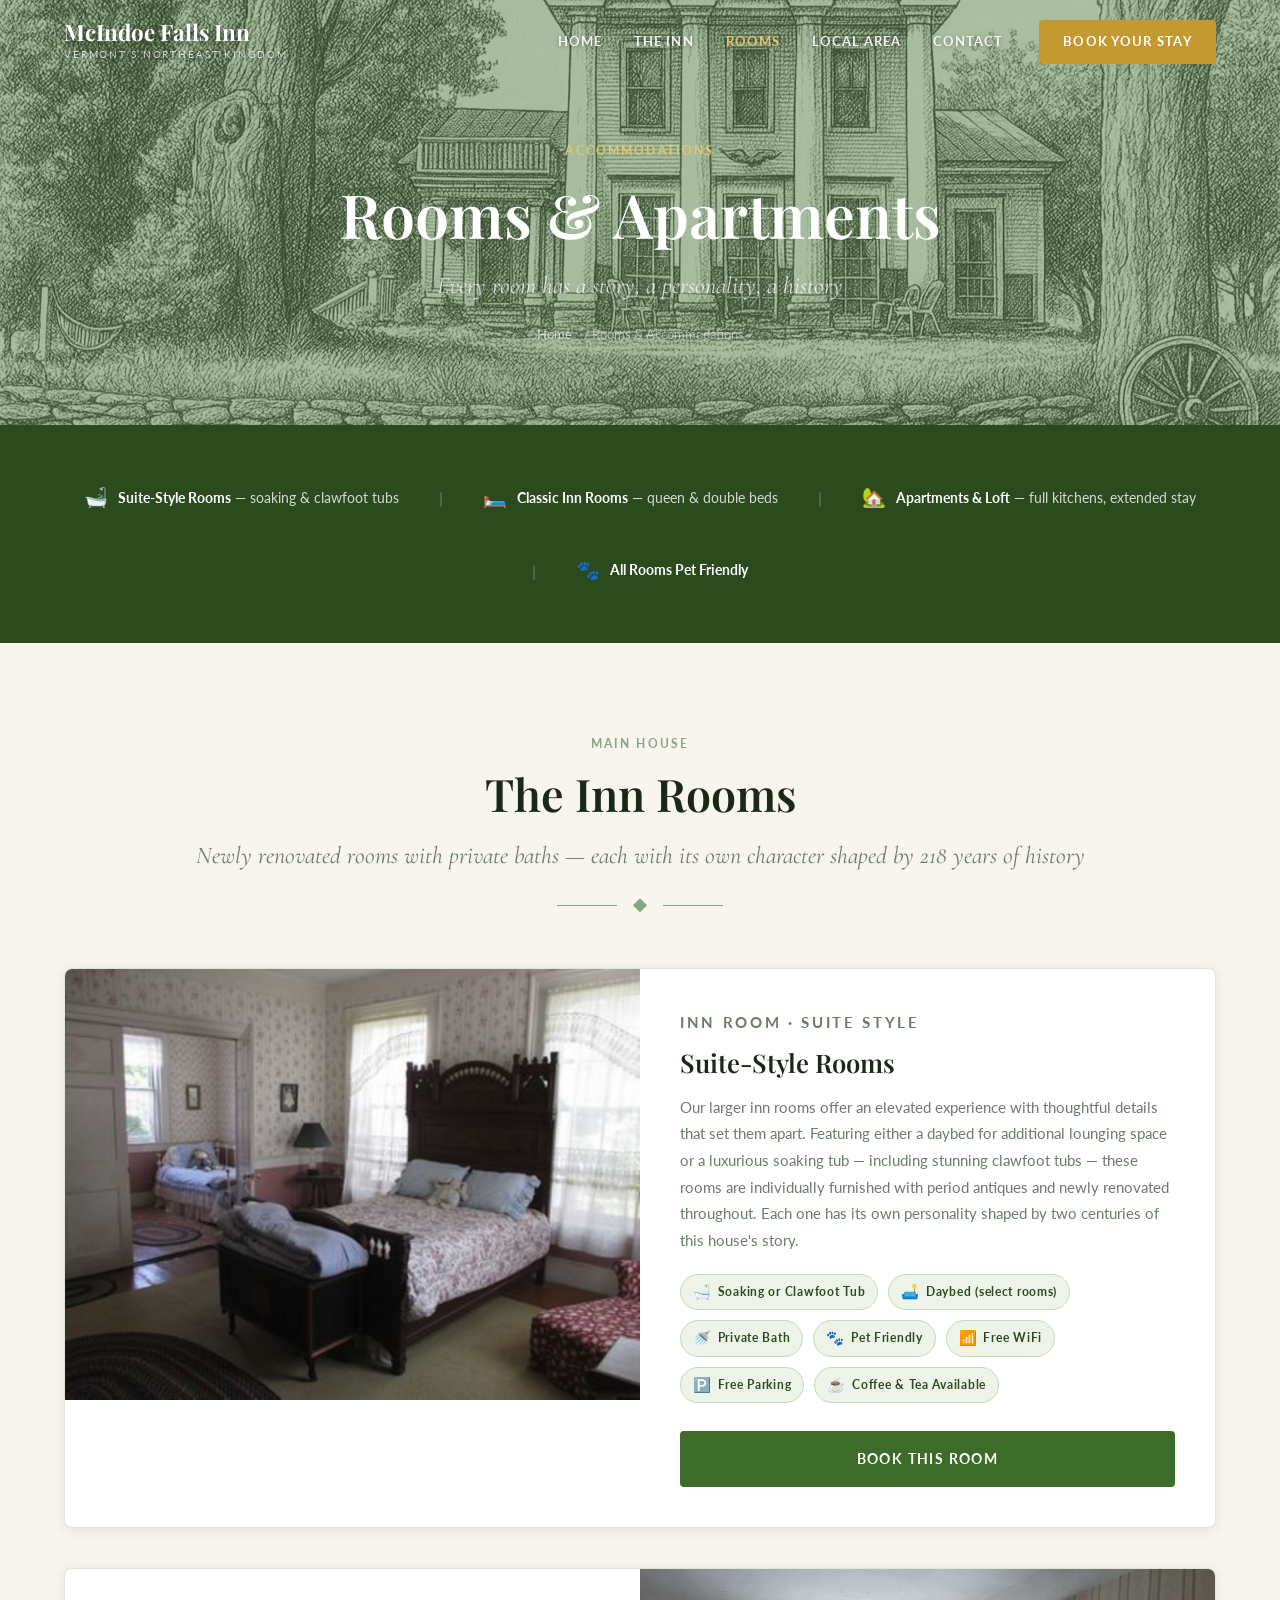
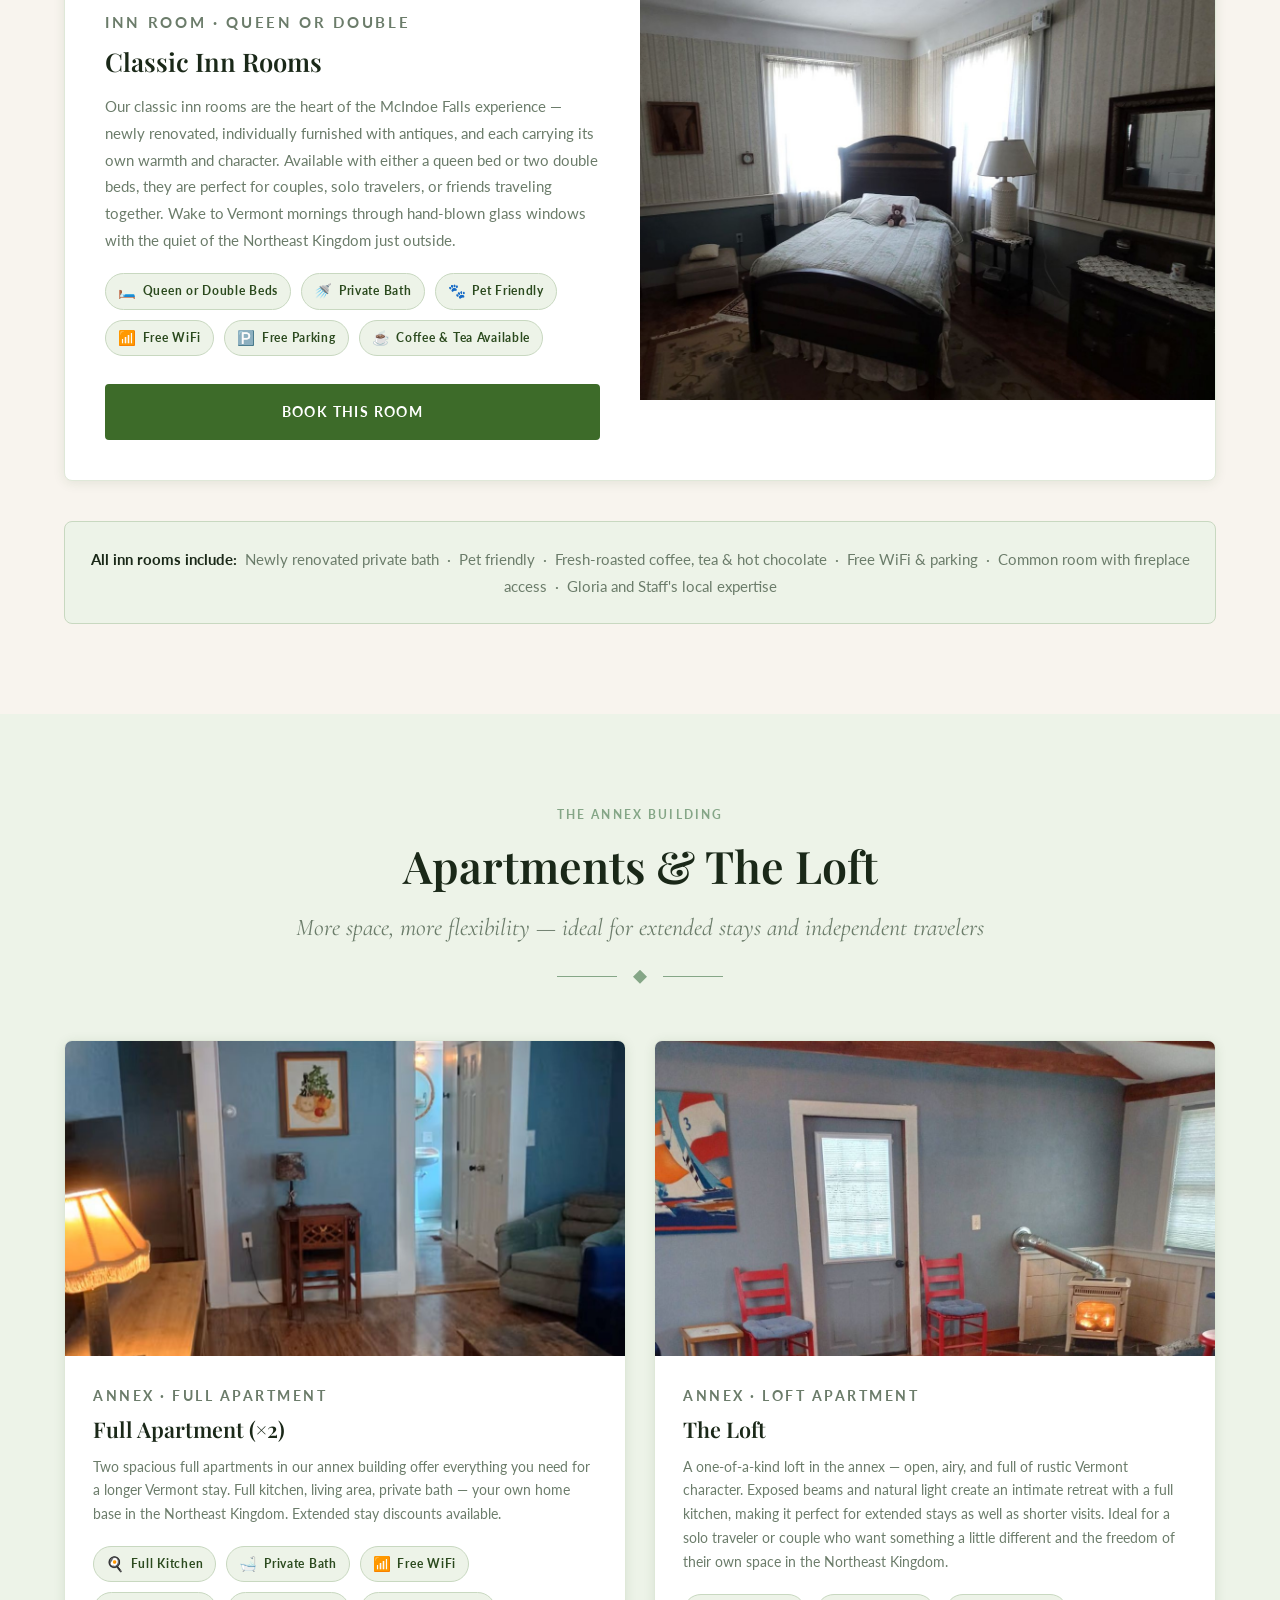
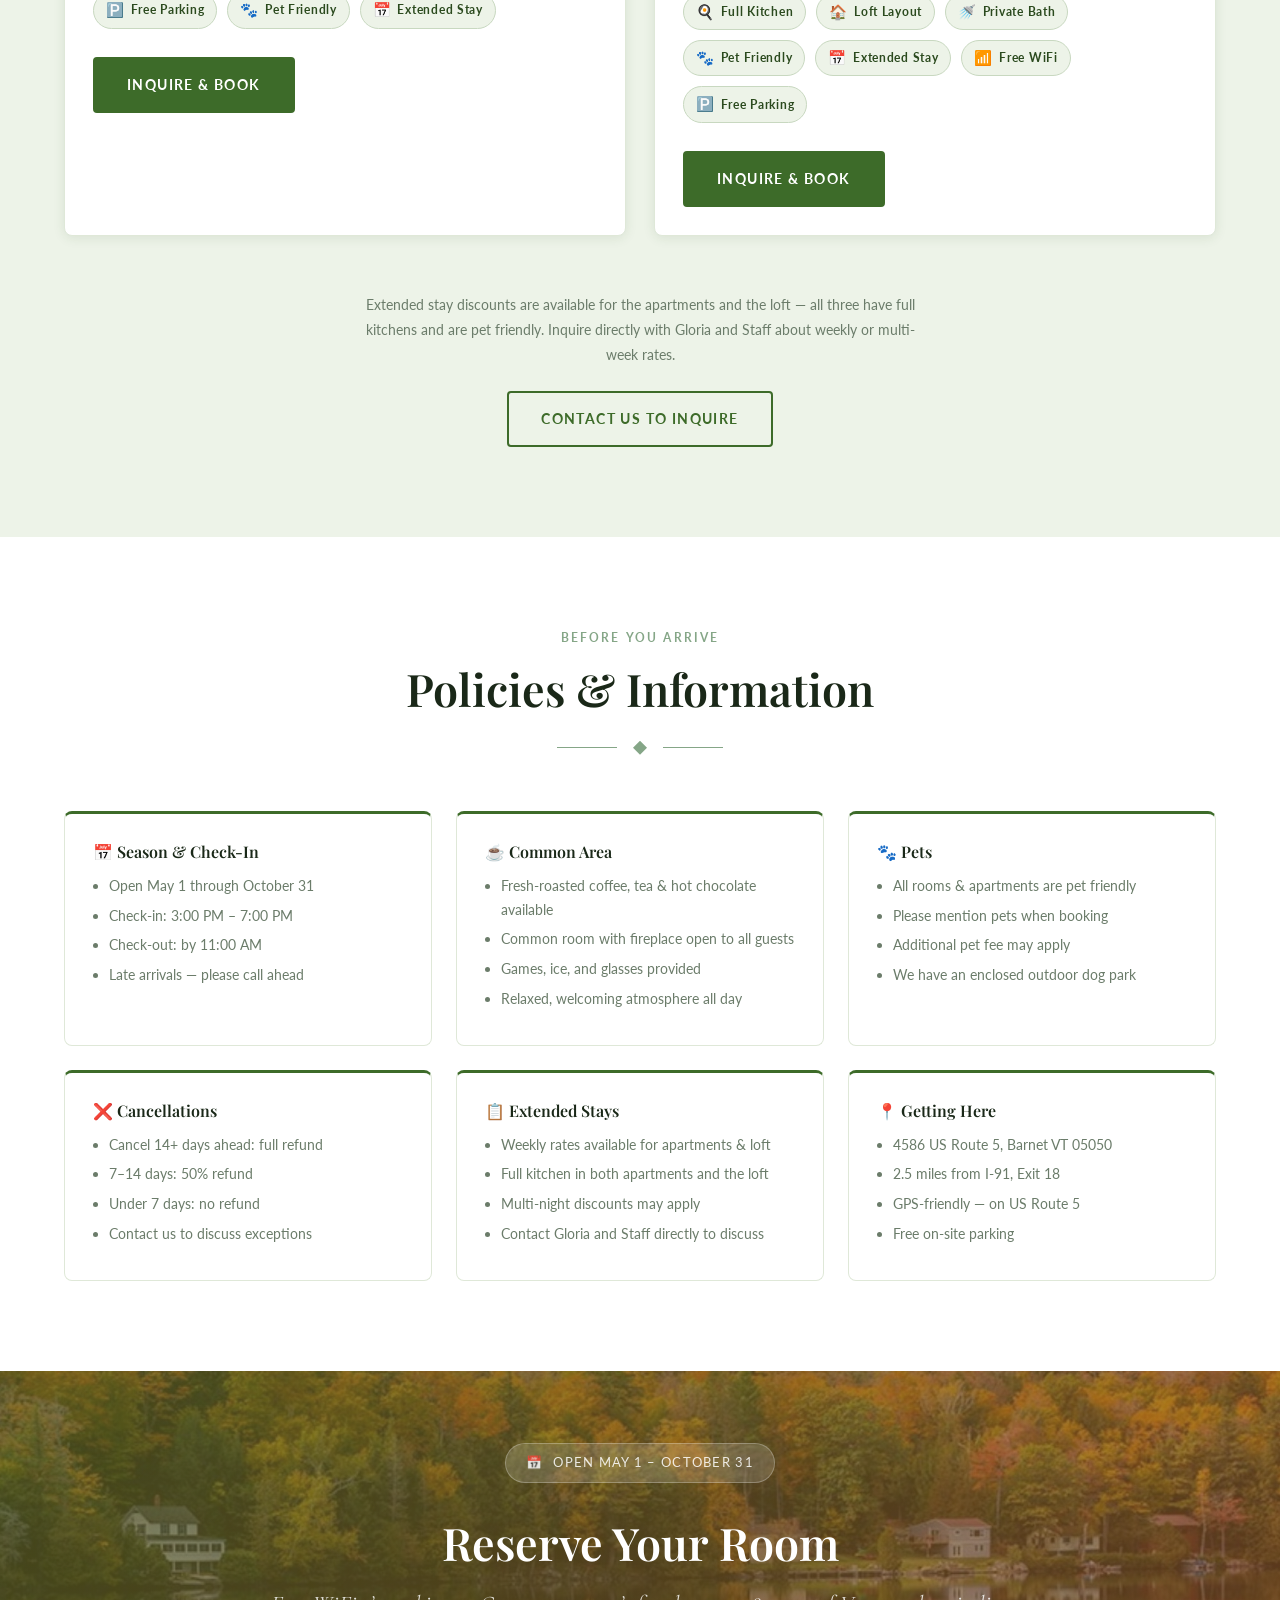
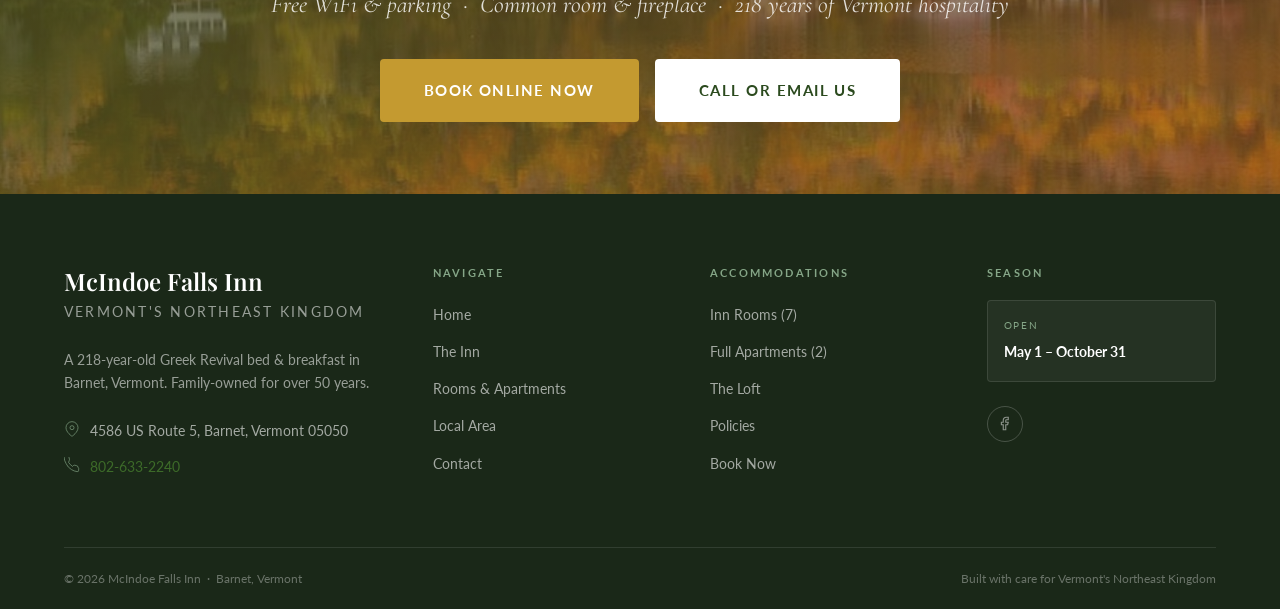
<file: accommodations.html>
<!DOCTYPE html>
<html lang="en">
<head>
  <meta charset="UTF-8">
  <meta name="viewport" content="width=device-width, initial-scale=1.0">
  <title>Rooms &amp; Accommodations | McIndoe Falls Inn — Vermont B&amp;B</title>
  <meta name="description" content="Seven uniquely styled rooms with private baths, two full apartments, and a loft — each with its own personality and history at McIndoe Falls Inn in Vermont's Northeast Kingdom.">
  <link rel="preconnect" href="https://fonts.googleapis.com">
  <link rel="preconnect" href="https://fonts.gstatic.com" crossorigin>
  <link href="https://fonts.googleapis.com/css2?family=Playfair+Display:ital,wght@0,400;0,600;0,700;1,400;1,600&family=Lato:wght@300;400;700&family=Cormorant+Garamond:ital,wght@0,400;1,400;1,500&display=swap" rel="stylesheet">
  <link rel="stylesheet" href="css/styles.css">
  <style>
    /* ── Accommodations-specific styles ── */
    .room-full-card {
      background: var(--white);
      border-radius: var(--radius-lg);
      overflow: hidden;
      box-shadow: var(--shadow-sm);
      border: 1px solid var(--border-light);
      display: grid;
      grid-template-columns: 1fr 1fr;
      margin-bottom: 40px;
      transition: var(--transition);
    }
    .room-full-card:hover { box-shadow: var(--shadow-md); }
    .room-full-card.reverse { direction: rtl; }
    .room-full-card.reverse > * { direction: ltr; }
    .room-full-card-img {
      aspect-ratio: 4/3;
      display: flex;
      align-items: center;
      justify-content: center;
      overflow: hidden;
    }
    .room-full-card-img img { width: 100%; height: 100%; object-fit: cover; }
    .room-full-card-body {
      padding: 40px;
      display: flex;
      flex-direction: column;
      justify-content: center;
    }
    .room-full-card-body .eyebrow { margin-bottom: 10px; }
    .room-full-card-body h3 { font-size: 1.6rem; margin-bottom: 16px; }
    .room-full-card-body p  { font-size: .925rem; line-height: 1.8; color: var(--text-muted); margin-bottom: 20px; }
    .room-amenities-list {
      display: flex;
      flex-wrap: wrap;
      gap: 10px;
      margin-bottom: 28px;
    }
    .room-amenity-tag {
      display: flex;
      align-items: center;
      gap: 6px;
      background: var(--green-pale);
      border: 1px solid var(--border);
      color: var(--green-deep);
      font-size: .75rem;
      font-weight: 700;
      letter-spacing: .06em;
      padding: 5px 12px;
      border-radius: 20px;
    }
    .room-amenity-tag span { font-size: .9rem; }

    .apartments-grid {
      display: grid;
      grid-template-columns: 1fr 1fr;
      gap: 28px;
      margin-bottom: 56px;
    }
    .apartment-card {
      background: var(--white);
      border-radius: var(--radius-lg);
      overflow: hidden;
      border: 1px solid var(--border-light);
      box-shadow: var(--shadow-sm);
      transition: var(--transition);
    }
    .apartment-card:hover { box-shadow: var(--shadow-md); transform: translateY(-4px); }
    .apartment-card-img {
      aspect-ratio: 16/9;
      display: flex;
      align-items: center;
      justify-content: center;
      overflow: hidden;
    }
    .apartment-card-body { padding: 28px; }
    .apartment-card-body .eyebrow { margin-bottom: 8px; }
    .apartment-card-body h3 { font-size: 1.35rem; margin-bottom: 12px; }
    .apartment-card-body p  { font-size: .875rem; color: var(--text-muted); line-height: 1.7; margin-bottom: 20px; }

    .policies-grid {
      display: grid;
      grid-template-columns: repeat(3, 1fr);
      gap: 24px;
    }
    .policy-card {
      background: var(--white);
      border-radius: var(--radius-lg);
      padding: 28px;
      border: 1px solid var(--border-light);
      border-top: 3px solid var(--green-mid);
    }
    .policy-card h4 { margin-bottom: 12px; font-size: 1rem; color: var(--text-dark); }
    .policy-card p, .policy-card li {
      font-size: .875rem;
      color: var(--text-muted);
      line-height: 1.7;
    }
    .policy-card ul { padding-left: 16px; }
    .policy-card li { list-style: disc; margin-bottom: 6px; }

    @media (max-width: 1024px) {
      .room-full-card { grid-template-columns: 1fr; }
      .room-full-card.reverse { direction: ltr; }
      .apartments-grid { grid-template-columns: 1fr 1fr; }
      .policies-grid { grid-template-columns: 1fr 1fr; }
    }
    @media (max-width: 768px) {
      .apartments-grid { grid-template-columns: 1fr; }
      /* Hide pipe separators in the intro strip — they orphan when items wrap */
      .intro-sep { display: none; }
    }
    @media (max-width: 640px) {
      .policies-grid { grid-template-columns: 1fr; }
      .room-full-card-body { padding: 22px 20px; }
      .room-amenities-list { gap: 8px; }
    }
    @media (max-width: 480px) {
      .room-full-card-body { padding: 18px 16px; }
      .room-full-card-body h3 { font-size: 1.3rem; }
      .apartment-card-body { padding: 20px 16px; }
    }
  </style>
</head>
<body>

  <header class="site-header scrolled" role="banner">
    <div class="header-inner">
      <a href="index.html" class="nav-logo">
        <span class="nav-logo-text">McIndoe Falls Inn</span>
        <span class="nav-logo-sub">Vermont's Northeast Kingdom</span>
      </a>
      <button class="nav-toggle" aria-label="Open navigation" aria-expanded="false"><span></span><span></span><span></span></button>
      <nav class="nav-menu" aria-label="Primary navigation">
        <a href="index.html"           class="nav-link">Home</a>
        <a href="our-inn.html"         class="nav-link">The Inn</a>
        <a href="accommodations.html"  class="nav-link">Rooms</a>
        <a href="local-area.html"      class="nav-link">Local Area</a>
        <a href="contact.html"         class="nav-link">Contact</a>
        <a href="https://v2.reservationkey.com/87810/reserve/" target="_blank" rel="noopener"                class="nav-link nav-book">Book Your Stay</a>
      </nav>
    </div>
  </header>

  <main>

    <!-- PAGE HERO -->
    <section class="page-hero">
      <div class="page-hero-content">
        <p class="eyebrow">Accommodations</p>
        <h1>Rooms &amp; Apartments</h1>
        <p class="tagline">Every room has a story, a personality, a history</p>
        <nav class="breadcrumb" aria-label="Breadcrumb">
          <a href="index.html">Home</a>
          <span class="breadcrumb-sep">›</span>
          <span>Rooms &amp; Accommodations</span>
        </nav>
      </div>
    </section>

    <!-- INTRO STRIP -->
    <section class="section--sm" style="background:var(--green-deep);">
      <div class="container text-center">
        <div style="display:flex;align-items:center;justify-content:center;gap:40px;flex-wrap:wrap;">
          <div style="color:rgba(255,255,255,.8);font-size:.875rem;display:flex;align-items:center;gap:10px;">
            <span style="color:var(--gold-light);font-size:1.2rem;">🛁</span>
            <span><strong style="color:var(--white);">Suite-Style Rooms</strong> — soaking &amp; clawfoot tubs</span>
          </div>
          <div class="intro-sep" style="color:rgba(255,255,255,.3);">|</div>
          <div style="color:rgba(255,255,255,.8);font-size:.875rem;display:flex;align-items:center;gap:10px;">
            <span style="color:var(--gold-light);font-size:1.2rem;">🛏️</span>
            <span><strong style="color:var(--white);">Classic Inn Rooms</strong> — queen &amp; double beds</span>
          </div>
          <div class="intro-sep" style="color:rgba(255,255,255,.3);">|</div>
          <div style="color:rgba(255,255,255,.8);font-size:.875rem;display:flex;align-items:center;gap:10px;">
            <span style="color:var(--gold-light);font-size:1.2rem;">🏡</span>
            <span><strong style="color:var(--white);">Apartments &amp; Loft</strong> — full kitchens, extended stay</span>
          </div>
          <div class="intro-sep" style="color:rgba(255,255,255,.3);">|</div>
          <div style="color:rgba(255,255,255,.8);font-size:.875rem;display:flex;align-items:center;gap:10px;">
            <span style="color:var(--gold-light);font-size:1.2rem;">🐾</span>
            <span><strong style="color:var(--white);">All Rooms Pet Friendly</strong></span>
          </div>
        </div>
      </div>
    </section>

    <!-- INN ROOMS -->
    <section class="section" style="background:var(--cream);">
      <div class="container">
        <div class="section-header">
          <p class="eyebrow fade-up">Main House</p>
          <h2 class="fade-up fade-up-delay-1">The Inn Rooms</h2>
          <p class="tagline fade-up fade-up-delay-2">
            Newly renovated rooms with private baths — each with its own character shaped by 218 years of history
          </p>
          <div class="divider fade-up"><div class="divider-leaf"></div></div>
        </div>

        <!-- Suite-Style Rooms -->
        <article class="room-full-card fade-up" aria-label="Suite-Style Rooms">
          <div class="room-full-card-img">
            <img src="images/room-suite.jpg" alt="Suite-style room with soaking tub">
          </div>
          <div class="room-full-card-body">
            <p class="eyebrow">Inn Room · Suite Style</p>
            <h3>Suite-Style Rooms</h3>
            <p>Our larger inn rooms offer an elevated experience with thoughtful details that
            set them apart. Featuring either a daybed for additional lounging space or a
            luxurious soaking tub — including stunning clawfoot tubs — these rooms are
            individually furnished with period antiques and newly renovated throughout.
            Each one has its own personality shaped by two centuries of this house's story.</p>
            <ul class="room-amenities-list">
              <li class="room-amenity-tag"><span>🛁</span> Soaking or Clawfoot Tub</li>
              <li class="room-amenity-tag"><span>🛋️</span> Daybed (select rooms)</li>
              <li class="room-amenity-tag"><span>🚿</span> Private Bath</li>
              <li class="room-amenity-tag"><span>🐾</span> Pet Friendly</li>
              <li class="room-amenity-tag"><span>📶</span> Free WiFi</li>
              <li class="room-amenity-tag"><span>🅿️</span> Free Parking</li>
              <li class="room-amenity-tag"><span>☕</span> Coffee &amp; Tea Available</li>
            </ul>
            <a href="https://v2.reservationkey.com/87810/reserve/" target="_blank" rel="noopener" class="btn btn-primary">Book This Room</a>
          </div>
        </article>

        <!-- Classic Inn Rooms -->
        <article class="room-full-card reverse fade-up" aria-label="Classic Inn Rooms">
          <div class="room-full-card-img">
            <img src="images/room-classic.jpg" alt="Classic inn room with queen bed">
          </div>
          <div class="room-full-card-body">
            <p class="eyebrow">Inn Room · Queen or Double</p>
            <h3>Classic Inn Rooms</h3>
            <p>Our classic inn rooms are the heart of the McIndoe Falls experience — newly
            renovated, individually furnished with antiques, and each carrying its own warmth
            and character. Available with either a queen bed or two double beds, they are
            perfect for couples, solo travelers, or friends traveling together. Wake to Vermont
            mornings through hand-blown glass windows with the quiet of the Northeast Kingdom
            just outside.</p>
            <ul class="room-amenities-list">
              <li class="room-amenity-tag"><span>🛏️</span> Queen or Double Beds</li>
              <li class="room-amenity-tag"><span>🚿</span> Private Bath</li>
              <li class="room-amenity-tag"><span>🐾</span> Pet Friendly</li>
              <li class="room-amenity-tag"><span>📶</span> Free WiFi</li>
              <li class="room-amenity-tag"><span>🅿️</span> Free Parking</li>
              <li class="room-amenity-tag"><span>☕</span> Coffee &amp; Tea Available</li>
            </ul>
            <a href="https://v2.reservationkey.com/87810/reserve/" target="_blank" rel="noopener" class="btn btn-primary">Book This Room</a>
          </div>
        </article>

        <div class="text-center fade-up" style="margin-top:16px;padding:24px;background:var(--green-pale);border-radius:var(--radius-lg);border:1px solid var(--border);">
          <p style="font-size:.925rem;color:var(--text-muted);margin:0;">
            <strong style="color:var(--text-dark);">All inn rooms include:</strong>
            &nbsp;Newly renovated private bath &nbsp;·&nbsp; Pet friendly &nbsp;·&nbsp;
            Fresh-roasted coffee, tea &amp; hot chocolate &nbsp;·&nbsp; Free WiFi &amp; parking &nbsp;·&nbsp;
            Common room with fireplace access &nbsp;·&nbsp; Gloria and Staff's local expertise
          </p>
        </div>
      </div>
    </section>

    <!-- ANNEX APARTMENTS -->
    <section class="section" style="background:var(--green-pale);">
      <div class="container">
        <div class="section-header">
          <p class="eyebrow fade-up">The Annex Building</p>
          <h2 class="fade-up fade-up-delay-1">Apartments &amp; The Loft</h2>
          <p class="tagline fade-up fade-up-delay-2">
            More space, more flexibility — ideal for extended stays and independent travelers
          </p>
          <div class="divider fade-up"><div class="divider-leaf"></div></div>
        </div>

        <div class="apartments-grid">
          <!-- Apartment 1 -->
          <article class="apartment-card fade-up" aria-label="Full Apartment">
            <div class="apartment-card-img">
              <img src="images/apartment-1.jpg" alt="Full apartment in the annex" style="width:100%;height:100%;object-fit:cover;">
            </div>
            <div class="apartment-card-body">
              <p class="eyebrow">Annex · Full Apartment</p>
              <h3>Full Apartment (×2)</h3>
              <p>Two spacious full apartments in our annex building offer everything you need
              for a longer Vermont stay. Full kitchen, living area, private bath — your own
              home base in the Northeast Kingdom. Extended stay discounts available.</p>
              <ul class="room-amenities-list">
                <li class="room-amenity-tag"><span>🍳</span> Full Kitchen</li>
                <li class="room-amenity-tag"><span>🛁</span> Private Bath</li>
                <li class="room-amenity-tag"><span>📶</span> Free WiFi</li>
                <li class="room-amenity-tag"><span>🅿️</span> Free Parking</li>
                <li class="room-amenity-tag"><span>🐾</span> Pet Friendly</li>
                <li class="room-amenity-tag"><span>📅</span> Extended Stay</li>
              </ul>
              <a href="https://v2.reservationkey.com/87810/reserve/" target="_blank" rel="noopener" class="btn btn-primary">Inquire &amp; Book</a>
            </div>
          </article>

          <!-- Loft -->
          <article class="apartment-card fade-up fade-up-delay-1" aria-label="Loft Apartment">
            <div class="apartment-card-img">
              <img src="images/loft.jpg" alt="The loft apartment in the annex" style="width:100%;height:100%;object-fit:cover;">
            </div>
            <div class="apartment-card-body">
              <p class="eyebrow">Annex · Loft Apartment</p>
              <h3>The Loft</h3>
              <p>A one-of-a-kind loft in the annex — open, airy, and full of rustic Vermont
              character. Exposed beams and natural light create an intimate retreat with a
              full kitchen, making it perfect for extended stays as well as shorter visits.
              Ideal for a solo traveler or couple who want something a little different and
              the freedom of their own space in the Northeast Kingdom.</p>
              <ul class="room-amenities-list">
                <li class="room-amenity-tag"><span>🍳</span> Full Kitchen</li>
                <li class="room-amenity-tag"><span>🏠</span> Loft Layout</li>
                <li class="room-amenity-tag"><span>🚿</span> Private Bath</li>
                <li class="room-amenity-tag"><span>🐾</span> Pet Friendly</li>
                <li class="room-amenity-tag"><span>📅</span> Extended Stay</li>
                <li class="room-amenity-tag"><span>📶</span> Free WiFi</li>
                <li class="room-amenity-tag"><span>🅿️</span> Free Parking</li>
              </ul>
              <a href="https://v2.reservationkey.com/87810/reserve/" target="_blank" rel="noopener" class="btn btn-primary">Inquire &amp; Book</a>
            </div>
          </article>
        </div>

        <div class="text-center fade-up">
          <p style="font-size:.875rem;color:var(--text-muted);max-width:560px;margin:0 auto 24px;">
            Extended stay discounts are available for the apartments and the loft — all three
            have full kitchens and are pet friendly. Inquire directly with Gloria and Staff
            about weekly or multi-week rates.
          </p>
          <a href="contact.html" class="btn btn-outline">Contact Us to Inquire</a>
        </div>
      </div>
    </section>

    <!-- POLICIES -->
    <section class="section" style="background:var(--white);">
      <div class="container">
        <div class="section-header">
          <p class="eyebrow fade-up">Before You Arrive</p>
          <h2 class="fade-up fade-up-delay-1">Policies &amp; Information</h2>
          <div class="divider fade-up"><div class="divider-leaf"></div></div>
        </div>
        <div class="policies-grid">
          <div class="policy-card fade-up">
            <h4>📅 Season &amp; Check-In</h4>
            <ul>
              <li>Open May 1 through October 31</li>
              <li>Check-in: 3:00 PM – 7:00 PM</li>
              <li>Check-out: by 11:00 AM</li>
              <li>Late arrivals — please call ahead</li>
            </ul>
          </div>
          <div class="policy-card fade-up fade-up-delay-1">
            <h4>☕ Common Area</h4>
            <ul>
              <li>Fresh-roasted coffee, tea &amp; hot chocolate available</li>
              <li>Common room with fireplace open to all guests</li>
              <li>Games, ice, and glasses provided</li>
              <li>Relaxed, welcoming atmosphere all day</li>
            </ul>
          </div>
          <div class="policy-card fade-up fade-up-delay-2">
            <h4>🐾 Pets</h4>
            <ul>
              <li>All rooms &amp; apartments are pet friendly</li>
              <li>Please mention pets when booking</li>
              <li>Additional pet fee may apply</li>
              <li>We have an enclosed outdoor dog park</li>
            </ul>
          </div>
          <div class="policy-card fade-up">
            <h4>❌ Cancellations</h4>
            <ul>
              <li>Cancel 14+ days ahead: full refund</li>
              <li>7–14 days: 50% refund</li>
              <li>Under 7 days: no refund</li>
              <li>Contact us to discuss exceptions</li>
            </ul>
          </div>
          <div class="policy-card fade-up fade-up-delay-1">
            <h4>📋 Extended Stays</h4>
            <ul>
              <li>Weekly rates available for apartments &amp; loft</li>
              <li>Full kitchen in both apartments and the loft</li>
              <li>Multi-night discounts may apply</li>
              <li>Contact Gloria and Staff directly to discuss</li>
            </ul>
          </div>
          <div class="policy-card fade-up fade-up-delay-2">
            <h4>📍 Getting Here</h4>
            <ul>
              <li>4586 US Route 5, Barnet VT 05050</li>
              <li>2.5 miles from I-91, Exit 18</li>
              <li>GPS-friendly — on US Route 5</li>
              <li>Free on-site parking</li>
            </ul>
          </div>
        </div>
      </div>
    </section>

    <!-- BOOKING CTA -->
    <section id="book" class="cta-banner">
      <div class="cta-banner-overlay"></div>
      <div class="container">
        <div class="cta-banner-content">
          <div class="cta-season fade-up">
            <span>📅</span> Open May 1 – October 31
          </div>
          <h2 class="fade-up fade-up-delay-1">Reserve Your Room</h2>
          <p class="tagline fade-up fade-up-delay-2">
            Free WiFi &amp; parking &nbsp;·&nbsp; Common room &amp; fireplace &nbsp;·&nbsp; 218 years of Vermont hospitality
          </p>
          <div class="cta-buttons fade-up fade-up-delay-2">
            <!-- Replace href with your actual booking platform URL -->
            <a href="https://v2.reservationkey.com/87810/reserve/" target="_blank" rel="noopener" class="btn btn-gold btn-lg">Book Online Now</a>
            <a href="contact.html" class="btn btn-white btn-lg">Call or Email Us</a>
          </div>
        </div>
      </div>
    </section>

  </main>

  <footer class="site-footer" role="contentinfo">
    <div class="container">
      <div class="footer-grid">
        <div class="footer-brand">
          <h3>McIndoe Falls Inn</h3>
          <p class="footer-brand-sub">Vermont's Northeast Kingdom</p>
          <p>A 218-year-old Greek Revival bed &amp; breakfast in Barnet, Vermont. Family-owned for over 50 years.</p>
          <div class="footer-contact-item">
            <svg viewBox="0 0 24 24" aria-hidden="true"><path d="M21 10c0 7-9 13-9 13s-9-6-9-13a9 9 0 0118 0z"/><circle cx="12" cy="10" r="3"/></svg>
            <span>4586 US Route 5, Barnet, Vermont 05050</span>
          </div>
          <div class="footer-contact-item">
            <svg viewBox="0 0 24 24" aria-hidden="true"><path d="M22 16.92v3a2 2 0 01-2.18 2 19.79 19.79 0 01-8.63-3.07A19.5 19.5 0 013.07 9.67 19.79 19.79 0 01.22 1.07a2 2 0 012-2.17H5.5a2 2 0 012 1.72c.127.96.361 1.903.7 2.81a2 2 0 01-.45 2.11L6.91 8.09a16 16 0 006 6l1.27-1.27a2 2 0 012.11-.45c.907.339 1.85.573 2.81.7a2 2 0 011.72 2.03z"/></svg>
            <a href="tel:+18026332240">802-633-2240</a>
          </div>
        </div>
        <div class="footer-col">
          <h4>Navigate</h4>
          <ul class="footer-links">
            <li><a href="index.html">Home</a></li>
            <li><a href="our-inn.html">The Inn</a></li>
            <li><a href="accommodations.html">Rooms &amp; Apartments</a></li>
            <li><a href="local-area.html">Local Area</a></li>
            <li><a href="contact.html">Contact</a></li>
          </ul>
        </div>
        <div class="footer-col">
          <h4>Accommodations</h4>
          <ul class="footer-links">
            <li><a href="accommodations.html#rooms">Inn Rooms (7)</a></li>
            <li><a href="accommodations.html#apartments">Full Apartments (2)</a></li>
            <li><a href="accommodations.html#apartments">The Loft</a></li>
            <li><a href="accommodations.html#policies">Policies</a></li>
            <li><a href="https://v2.reservationkey.com/87810/reserve/" target="_blank" rel="noopener">Book Now</a></li>
          </ul>
        </div>
        <div class="footer-col">
          <h4>Season</h4>
          <div class="footer-season-block">
            <div class="season-label">Open</div>
            <strong>May 1 – October 31</strong>
          </div>
          <div class="social-links" style="margin-top:24px;">
            <a href="https://www.facebook.com/McIndoeFallsInn/" class="social-link" target="_blank" rel="noopener" aria-label="Facebook">
              <svg viewBox="0 0 24 24"><path d="M18 2h-3a5 5 0 00-5 5v3H7v4h3v8h4v-8h3l1-4h-4V7a1 1 0 011-1h3z"/></svg>
            </a>
          </div>
        </div>
      </div>
      <div class="footer-bottom">
        <span>&copy; 2026 McIndoe Falls Inn &nbsp;·&nbsp; Barnet, Vermont</span>
        <span>Built with care for Vermont's Northeast Kingdom</span>
      </div>
    </div>
  </footer>

  <script src="js/main.js"></script>
</body>
</html>
</file>
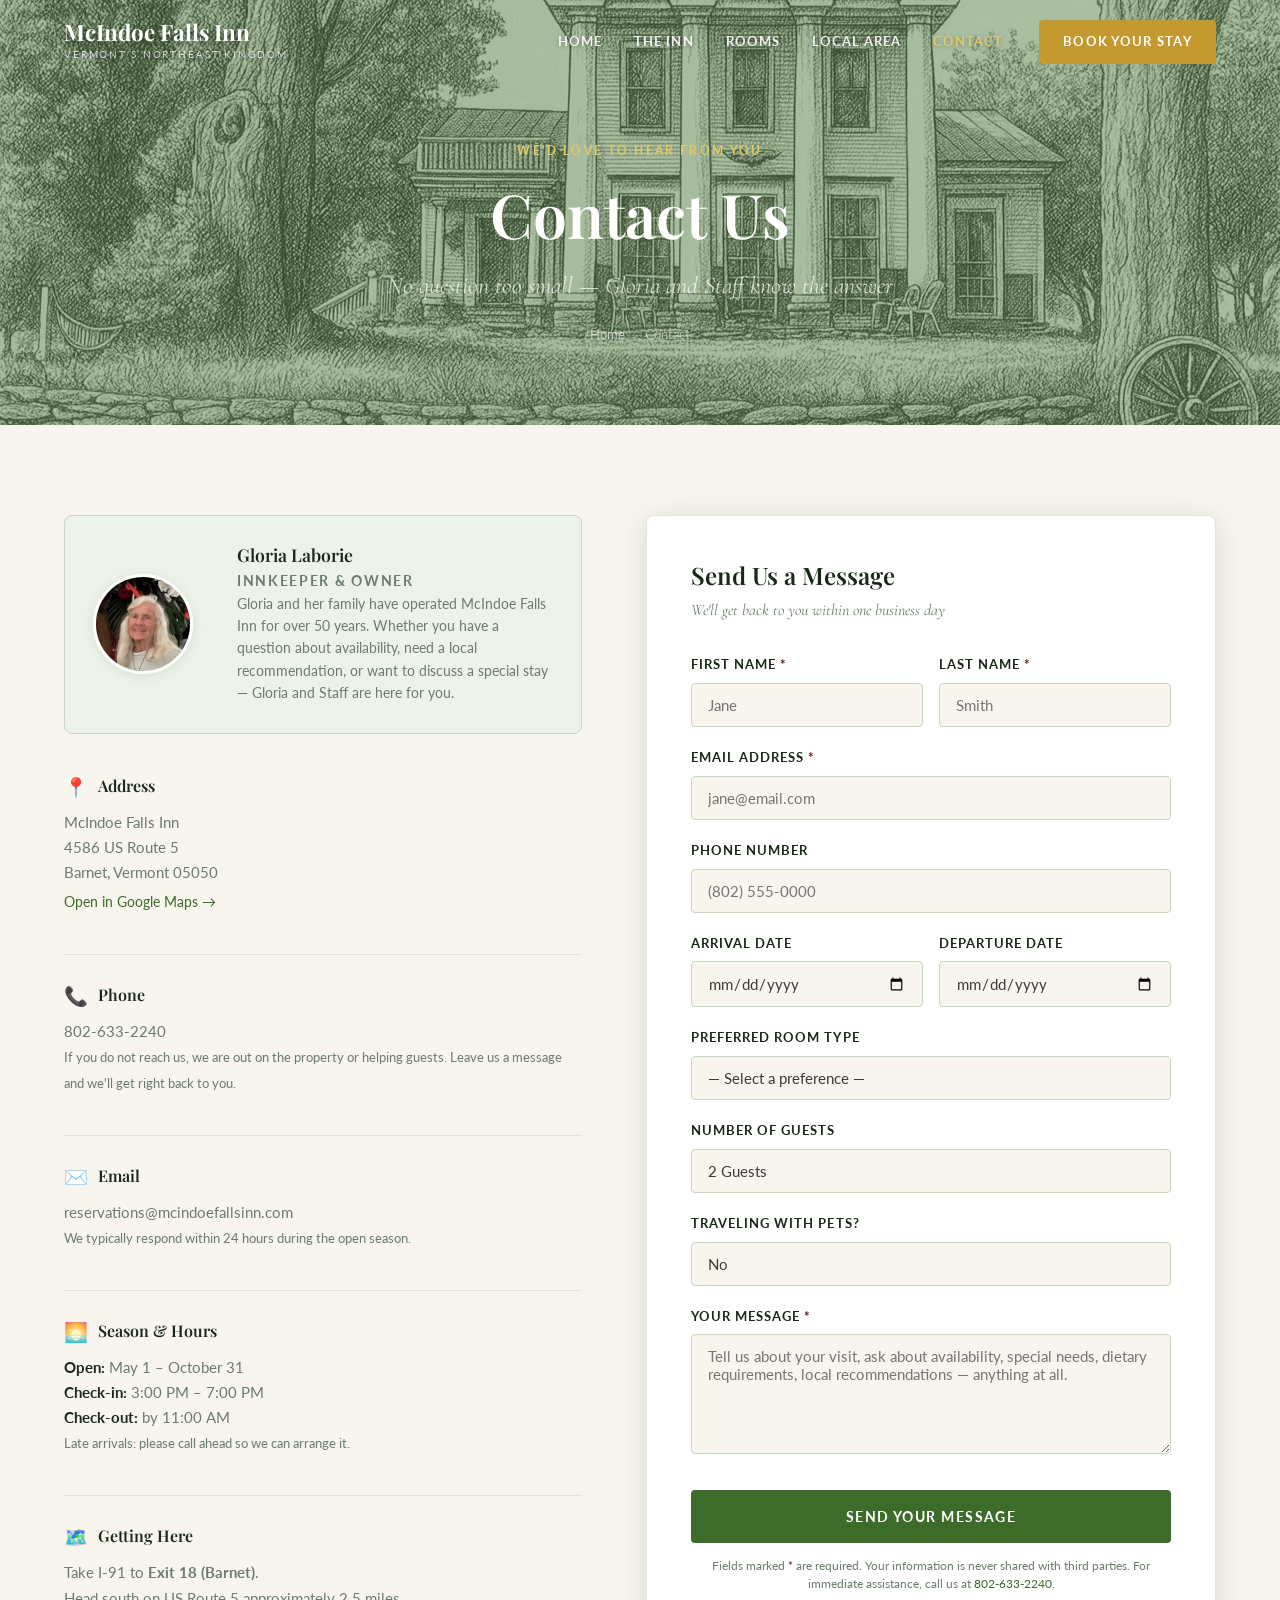
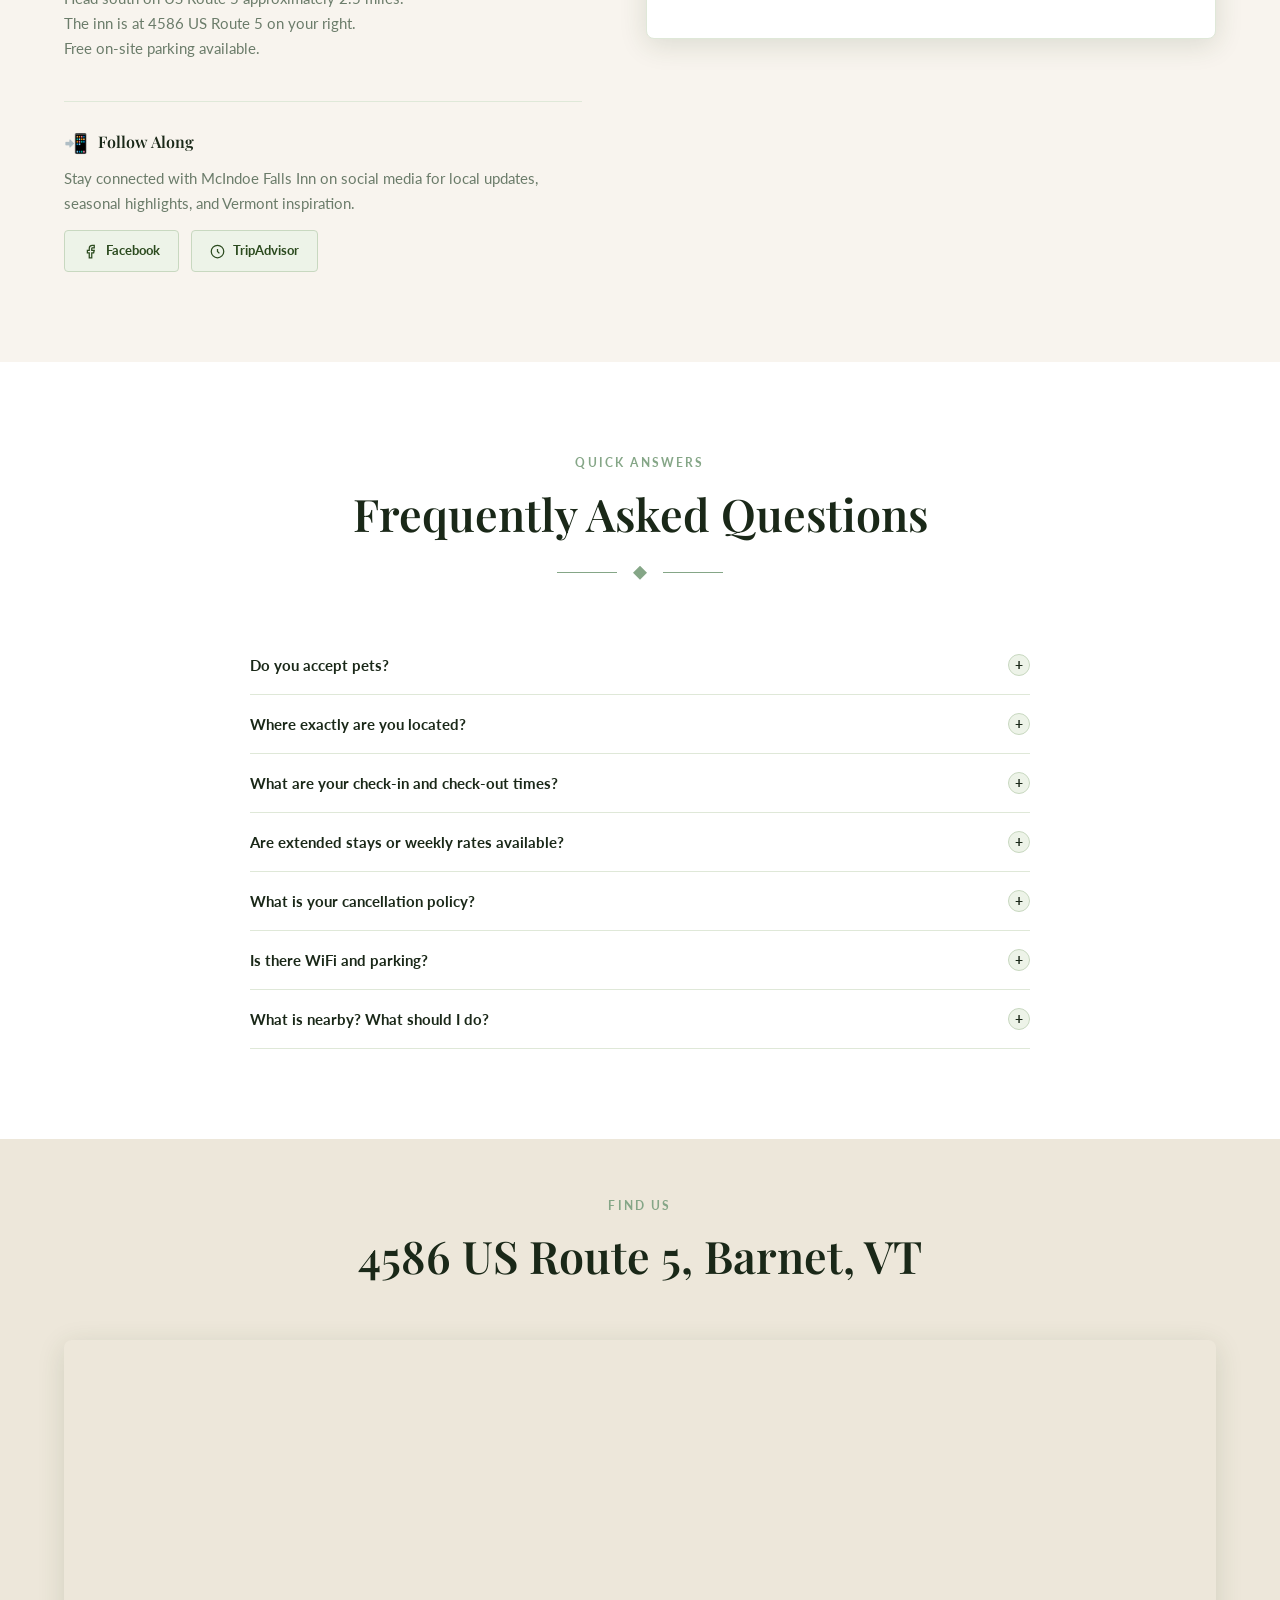
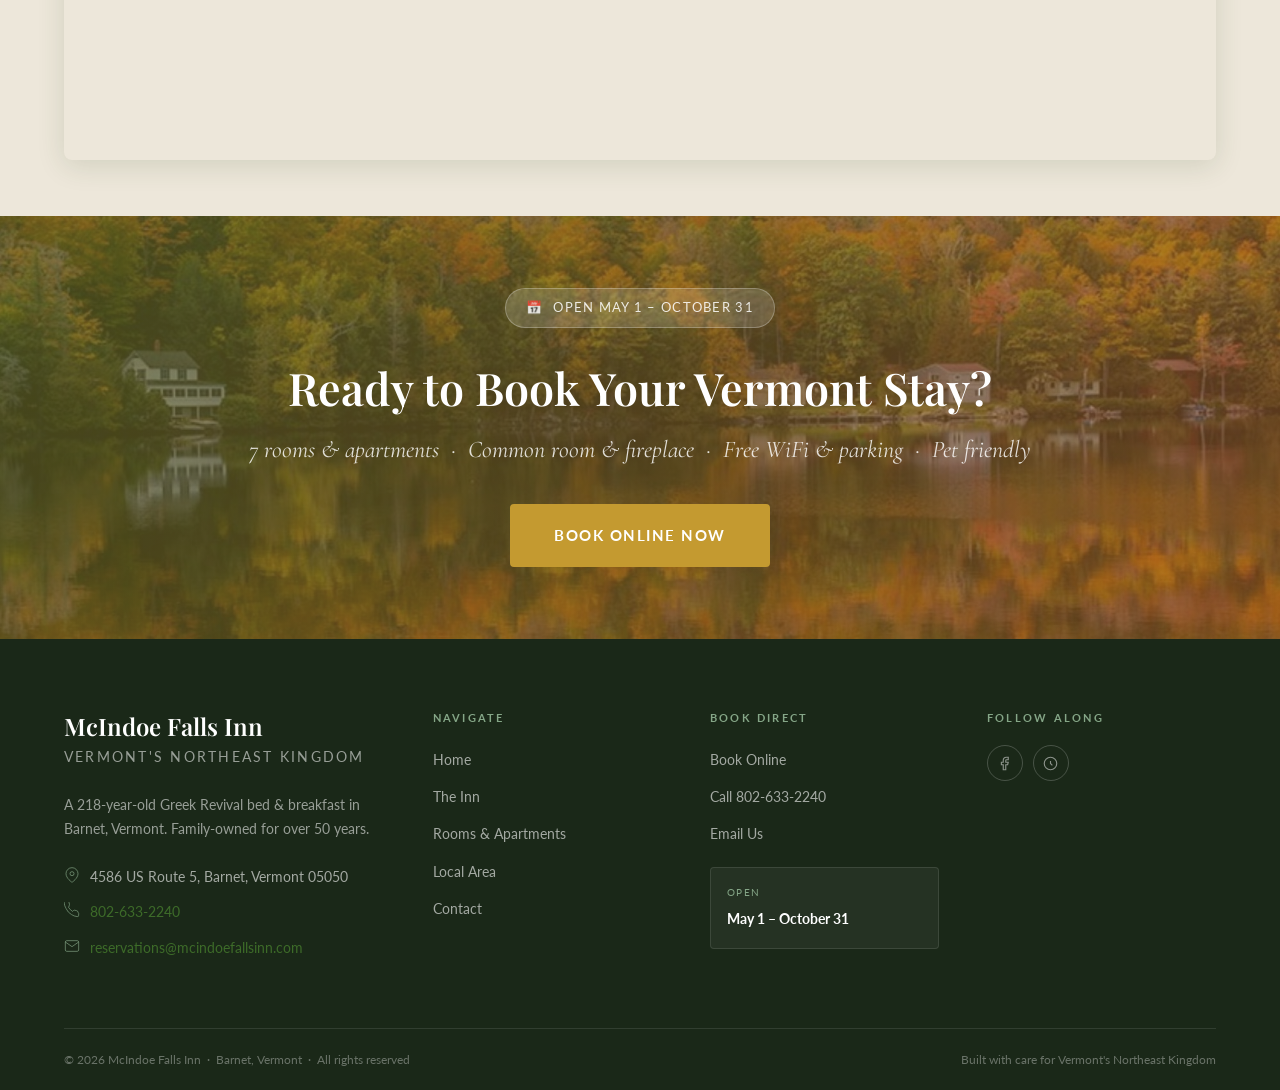
<file: contact.html>
<!DOCTYPE html>
<html lang="en">
<head>
  <meta charset="UTF-8">
  <meta name="viewport" content="width=device-width, initial-scale=1.0">
  <title>Contact Us | McIndoe Falls Inn — Vermont's Northeast Kingdom B&amp;B</title>
  <meta name="description" content="Contact McIndoe Falls Inn in Barnet, Vermont. Ask Gloria and Staff about availability, special needs, pets, extended stays, or local area questions. Open May–November.">
  <link rel="preconnect" href="https://fonts.googleapis.com">
  <link rel="preconnect" href="https://fonts.gstatic.com" crossorigin>
  <link href="https://fonts.googleapis.com/css2?family=Playfair+Display:ital,wght@0,400;0,600;0,700;1,400;1,600&family=Lato:wght@300;400;700&family=Cormorant+Garamond:ital,wght@0,400;1,400;1,500&display=swap" rel="stylesheet">
  <link rel="stylesheet" href="css/styles.css">
  <style>
    /* ── Contact-specific styles ── */
    .contact-layout {
      display: grid;
      grid-template-columns: 1fr 1.1fr;
      gap: 64px;
      align-items: start;
    }

    /* Info column */
    .contact-info-block {
      margin-bottom: 40px;
    }
    .contact-info-block:last-child { margin-bottom: 0; }
    .contact-info-block h4 {
      font-size: 1rem;
      color: var(--text-dark);
      margin-bottom: 12px;
      display: flex;
      align-items: center;
      gap: 10px;
    }
    .contact-info-block h4 span { font-size: 1.2rem; }
    .contact-info-block p,
    .contact-info-block a {
      font-size: .925rem;
      color: var(--text-muted);
      line-height: 1.7;
    }
    .contact-info-block a:hover { color: var(--green-mid); }
    .contact-divider {
      width: 100%;
      height: 1px;
      background: var(--border-light);
      margin: 28px 0;
    }

    /* Form */
    .contact-form-wrap {
      background: var(--white);
      border-radius: var(--radius-lg);
      padding: 44px;
      border: 1px solid var(--border-light);
      box-shadow: var(--shadow-md);
    }
    .contact-form-wrap h3 {
      font-size: 1.5rem;
      margin-bottom: 8px;
    }
    .contact-form-wrap .tagline {
      font-size: 1rem;
      margin-bottom: 32px;
      display: block;
    }
    .form-group {
      margin-bottom: 20px;
    }
    .form-group label {
      display: block;
      font-size: .8rem;
      font-weight: 700;
      letter-spacing: .08em;
      text-transform: uppercase;
      color: var(--text-dark);
      margin-bottom: 7px;
    }
    .form-group input,
    .form-group select,
    .form-group textarea {
      width: 100%;
      padding: 12px 16px;
      border: 1px solid var(--border);
      border-radius: var(--radius);
      font-family: var(--font-sans);
      font-size: .925rem;
      color: var(--text-body);
      background: var(--cream);
      transition: var(--transition);
      appearance: none;
    }
    .form-group input:focus,
    .form-group select:focus,
    .form-group textarea:focus {
      outline: none;
      border-color: var(--green-mid);
      background: var(--white);
      box-shadow: 0 0 0 3px rgba(61,107,41,.1);
    }
    .form-group textarea { resize: vertical; min-height: 120px; }
    .form-row {
      display: grid;
      grid-template-columns: 1fr 1fr;
      gap: 16px;
    }
    .form-submit {
      margin-top: 28px;
    }
    .form-submit .btn {
      width: 100%;
      font-size: .9rem;
      padding: 16px;
    }
    .form-note {
      margin-top: 14px;
      font-size: .78rem;
      color: var(--text-muted);
      text-align: center;
      line-height: 1.5;
    }

    /* Gloria section */
    .gloria-card {
      display: grid;
      grid-template-columns: 120px 1fr;
      gap: 24px;
      align-items: center;
      background: var(--green-pale);
      border-radius: var(--radius-lg);
      padding: 28px;
      border: 1px solid var(--border);
      margin-bottom: 40px;
    }
    .gloria-avatar {
      width: 100px;
      height: 100px;
      border-radius: 50%;
      object-fit: cover;
      border: 3px solid var(--white);
      box-shadow: var(--shadow-sm);
      flex-shrink: 0;
      display: block;
    }
    .gloria-text h4 { font-size: 1.1rem; margin-bottom: 4px; }
    .gloria-role {
      font-size: .75rem;
      font-weight: 700;
      letter-spacing: .12em;
      text-transform: uppercase;
      color: var(--green-mid);
      margin-bottom: 10px;
    }
    .gloria-text p {
      font-size: .875rem;
      color: var(--text-muted);
      line-height: 1.6;
      margin: 0;
    }

    /* FAQ */
    .faq-list { margin-top: 8px; }
    .faq-item {
      border-bottom: 1px solid var(--border-light);
      overflow: hidden;
    }
    .faq-question {
      width: 100%;
      background: none;
      border: none;
      text-align: left;
      padding: 18px 0;
      font-family: var(--font-sans);
      font-size: .925rem;
      font-weight: 700;
      color: var(--text-dark);
      cursor: pointer;
      display: flex;
      justify-content: space-between;
      align-items: center;
      gap: 12px;
      transition: color .25s;
    }
    .faq-question:hover { color: var(--green-mid); }
    .faq-icon {
      width: 22px; height: 22px;
      border-radius: 50%;
      background: var(--green-pale);
      border: 1px solid var(--border);
      display: flex;
      align-items: center;
      justify-content: center;
      font-size: .85rem;
      flex-shrink: 0;
      transition: var(--transition);
    }
    .faq-item.open .faq-icon {
      background: var(--green-mid);
      color: var(--white);
      border-color: var(--green-mid);
      transform: rotate(45deg);
    }
    .faq-answer {
      max-height: 0;
      overflow: hidden;
      transition: max-height .35s ease, padding .35s ease;
    }
    .faq-answer p {
      font-size: .875rem;
      color: var(--text-muted);
      line-height: 1.7;
      padding-bottom: 18px;
      margin: 0;
    }
    .faq-item.open .faq-answer { max-height: 300px; }

    @media (max-width: 1024px) {
      .contact-layout { grid-template-columns: 1fr; gap: 48px; }
    }
    @media (max-width: 640px) {
      .contact-form-wrap { padding: 28px 20px; }
      .form-row { grid-template-columns: 1fr; }
      .gloria-card { grid-template-columns: 1fr; text-align: center; }
      .gloria-avatar { margin: 0 auto; }
    }
  </style>
</head>
<body>

  <header class="site-header scrolled" role="banner">
    <div class="header-inner">
      <a href="index.html" class="nav-logo">
        <span class="nav-logo-text">McIndoe Falls Inn</span>
        <span class="nav-logo-sub">Vermont's Northeast Kingdom</span>
      </a>
      <button class="nav-toggle" aria-label="Open navigation" aria-expanded="false"><span></span><span></span><span></span></button>
      <nav class="nav-menu" aria-label="Primary navigation">
        <a href="index.html"          class="nav-link">Home</a>
        <a href="our-inn.html"        class="nav-link">The Inn</a>
        <a href="accommodations.html" class="nav-link">Rooms</a>
        <a href="local-area.html"     class="nav-link">Local Area</a>
        <a href="contact.html"        class="nav-link">Contact</a>
        <a href="https://v2.reservationkey.com/87810/reserve/" target="_blank" rel="noopener"               class="nav-link nav-book">Book Your Stay</a>
      </nav>
    </div>
  </header>

  <main>

    <!-- PAGE HERO -->
    <section class="page-hero">
      <div class="page-hero-content">
        <p class="eyebrow">We'd Love to Hear from You</p>
        <h1>Contact Us</h1>
        <p class="tagline">No question too small — Gloria and Staff know the answer</p>
        <nav class="breadcrumb" aria-label="Breadcrumb">
          <a href="index.html">Home</a>
          <span class="breadcrumb-sep">›</span>
          <span>Contact</span>
        </nav>
      </div>
    </section>

    <!-- MAIN CONTACT SECTION -->
    <section class="section" style="background:var(--cream);">
      <div class="container">
        <div class="contact-layout">

          <!-- LEFT: Info -->
          <div>
            <div class="gloria-card fade-up">
              <img src="images/gloria.jpg" alt="Gloria Laborie, Innkeeper" class="gloria-avatar">
              <div class="gloria-text">
                <h4>Gloria Laborie</h4>
                <p class="gloria-role">Innkeeper &amp; Owner</p>
                <p>Gloria and her family have operated McIndoe Falls Inn for over 50 years.
                Whether you have a question about availability, need a local recommendation,
                or want to discuss a special stay — Gloria and Staff are here for you.</p>
              </div>
            </div>

            <div class="contact-info-block fade-up">
              <h4><span>📍</span> Address</h4>
              <p>
                McIndoe Falls Inn<br>
                4586 US Route 5<br>
                Barnet, Vermont 05050<br>
                <a href="https://maps.google.com/?q=4586+US+Route+5+Barnet+Vermont" target="_blank" rel="noopener" style="color:var(--green-mid);font-size:.85rem;margin-top:6px;display:inline-block;">
                  Open in Google Maps →
                </a>
              </p>
            </div>

            <div class="contact-divider"></div>

            <div class="contact-info-block fade-up fade-up-delay-1">
              <h4><span>📞</span> Phone</h4>
              <p>
                <!-- Replace with actual phone number -->
                <a href="tel:+18026332240">802-633-2240</a><br>
                <span style="font-size:.8rem;">If you do not reach us, we are out on the property or helping guests. Leave us a message and we'll get right back to you.</span>
              </p>
            </div>

            <div class="contact-divider"></div>

            <div class="contact-info-block fade-up fade-up-delay-1">
              <h4><span>✉️</span> Email</h4>
              <p>
                <!-- Replace with actual email -->
                <a href="mailto:reservations@mcindoefallsinn.com">reservations@mcindoefallsinn.com</a><br>
                <span style="font-size:.8rem;">We typically respond within 24 hours during the open season.</span>
              </p>
            </div>

            <div class="contact-divider"></div>

            <div class="contact-info-block fade-up fade-up-delay-2">
              <h4><span>🌅</span> Season &amp; Hours</h4>
              <p>
                <strong style="color:var(--text-dark);">Open:</strong> May 1 – October 31<br>
                <strong style="color:var(--text-dark);">Check-in:</strong> 3:00 PM – 7:00 PM<br>
                <strong style="color:var(--text-dark);">Check-out:</strong> by 11:00 AM<br>
                <span style="font-size:.8rem;">Late arrivals: please call ahead so we can arrange it.</span>
              </p>
            </div>

            <div class="contact-divider"></div>

            <div class="contact-info-block fade-up fade-up-delay-2">
              <h4><span>🗺️</span> Getting Here</h4>
              <p>
                Take I-91 to <strong>Exit 18 (Barnet)</strong>.<br>
                Head south on US Route 5 approximately 2.5 miles.<br>
                The inn is at 4586 US Route 5 on your right.<br>
                Free on-site parking available.
              </p>
            </div>

            <div class="contact-divider"></div>

            <div class="contact-info-block fade-up fade-up-delay-2">
              <h4><span>📲</span> Follow Along</h4>
              <p style="margin-bottom:14px;">Stay connected with McIndoe Falls Inn on social media for local updates, seasonal highlights, and Vermont inspiration.</p>
              <div style="display:flex;gap:12px;">
                <a href="https://www.facebook.com/McIndoeFallsInn/" target="_blank" rel="noopener"
                   style="display:flex;align-items:center;gap:8px;background:var(--green-pale);border:1px solid var(--border);border-radius:var(--radius);padding:9px 18px;font-size:.8rem;font-weight:700;color:var(--green-deep);">
                  <svg width="15" height="15" viewBox="0 0 24 24" fill="none" stroke="currentColor" stroke-width="2"><path d="M18 2h-3a5 5 0 00-5 5v3H7v4h3v8h4v-8h3l1-4h-4V7a1 1 0 011-1h3z"/></svg>
                  Facebook
                </a>
                <a href="https://www.tripadvisor.com/Hotel_Review-g57316-d1466095-Reviews-McIndoe_Falls_Inn-McIndoe_Falls_Vermont.html" target="_blank" rel="noopener"
                   style="display:flex;align-items:center;gap:8px;background:var(--green-pale);border:1px solid var(--border);border-radius:var(--radius);padding:9px 18px;font-size:.8rem;font-weight:700;color:var(--green-deep);">
                  <svg width="15" height="15" viewBox="0 0 24 24" fill="none" stroke="currentColor" stroke-width="2"><circle cx="12" cy="12" r="10"/><path d="M12 8v4l3 3"/></svg>
                  TripAdvisor
                </a>
              </div>
            </div>
          </div>

          <!-- RIGHT: Form -->
          <div class="fade-up fade-up-delay-1">
            <div class="contact-form-wrap">
              <h3>Send Us a Message</h3>
              <span class="tagline">We'll get back to you within one business day</span>

              <!-- NOTE: This form needs a backend handler or a service like Formspree/Netlify Forms -->
              <!-- Replace action="#" with your form endpoint -->
              <form action="#" method="POST" novalidate aria-label="Contact form">
                <div class="form-row">
                  <div class="form-group">
                    <label for="first-name">First Name <span style="color:var(--burgundy);">*</span></label>
                    <input type="text" id="first-name" name="first_name" autocomplete="given-name" required placeholder="Jane">
                  </div>
                  <div class="form-group">
                    <label for="last-name">Last Name <span style="color:var(--burgundy);">*</span></label>
                    <input type="text" id="last-name" name="last_name" autocomplete="family-name" required placeholder="Smith">
                  </div>
                </div>

                <div class="form-group">
                  <label for="email">Email Address <span style="color:var(--burgundy);">*</span></label>
                  <input type="email" id="email" name="email" autocomplete="email" required placeholder="jane@email.com">
                </div>

                <div class="form-group">
                  <label for="phone">Phone Number</label>
                  <input type="tel" id="phone" name="phone" autocomplete="tel" placeholder="(802) 555-0000">
                </div>

                <div class="form-row">
                  <div class="form-group">
                    <label for="arrival">Arrival Date</label>
                    <input type="date" id="arrival" name="arrival_date">
                  </div>
                  <div class="form-group">
                    <label for="departure">Departure Date</label>
                    <input type="date" id="departure" name="departure_date">
                  </div>
                </div>

                <div class="form-group">
                  <label for="room-type">Preferred Room Type</label>
                  <select id="room-type" name="room_type">
                    <option value="">— Select a preference —</option>
                    <option value="suite">Suite-Style Room (soaking/clawfoot tub)</option>
                    <option value="classic-queen">Classic Inn Room — Queen Bed</option>
                    <option value="classic-double">Classic Inn Room — Double Beds</option>
                    <option value="apartment">Annex — Full Apartment</option>
                    <option value="loft">Annex — Loft Apartment</option>
                    <option value="flexible">Flexible / Not Sure Yet</option>
                  </select>
                </div>

                <div class="form-group">
                  <label for="guests">Number of Guests</label>
                  <select id="guests" name="guests">
                    <option value="1">1 Guest</option>
                    <option value="2" selected>2 Guests</option>
                    <option value="3">3 Guests</option>
                    <option value="4">4 Guests</option>
                    <option value="5+">5 or more</option>
                  </select>
                </div>

                <div class="form-group">
                  <label for="pets">Traveling with Pets?</label>
                  <select id="pets" name="pets">
                    <option value="no">No</option>
                    <option value="yes">Yes — please tell me more</option>
                  </select>
                </div>

                <div class="form-group">
                  <label for="message">Your Message <span style="color:var(--burgundy);">*</span></label>
                  <textarea id="message" name="message" required
                    placeholder="Tell us about your visit, ask about availability, special needs, dietary requirements, local recommendations — anything at all."></textarea>
                </div>

                <div class="form-submit">
                  <button type="submit" class="btn btn-primary">Send Your Message</button>
                </div>
                <p class="form-note">
                  Fields marked <span style="color:var(--burgundy);">*</span> are required.
                  Your information is never shared with third parties.
                  For immediate assistance, call us at
                  <a href="tel:+18026332240" style="color:var(--green-mid);">802-633-2240</a>.
                </p>
              </form>
            </div>
          </div>

        </div>
      </div>
    </section>

    <!-- FAQ -->
    <section class="section" style="background:var(--white);">
      <div class="container container--narrow">
        <div class="section-header">
          <p class="eyebrow fade-up">Quick Answers</p>
          <h2 class="fade-up fade-up-delay-1">Frequently Asked Questions</h2>
          <div class="divider fade-up"><div class="divider-leaf"></div></div>
        </div>

        <div class="faq-list fade-up">
          <div class="faq-item">
            <button class="faq-question" aria-expanded="false">
              Do you accept pets?
              <span class="faq-icon">+</span>
            </button>
            <div class="faq-answer" role="region">
              <p>Yes, we are pet-friendly! Please inquire when booking so we can arrange the right
              accommodation for you and your furry companion. An additional pet fee may apply.
              We have an enclosed outdoor dog park on site.</p>
            </div>
          </div>

          <div class="faq-item">
            <button class="faq-question" aria-expanded="false">
              Where exactly are you located?
              <span class="faq-icon">+</span>
            </button>
            <div class="faq-answer" role="region">
              <p>We are at 4586 US Route 5, Barnet, Vermont 05050 — in the historic village
              of McIndoe Falls, along the Connecticut River. We are just 2.5 miles from
              I-91 Exit 18 (Barnet). GPS works well; look for us on the right heading south
              on US Route 5 from the highway exit.</p>
            </div>
          </div>

          <div class="faq-item">
            <button class="faq-question" aria-expanded="false">
              What are your check-in and check-out times?
              <span class="faq-icon">+</span>
            </button>
            <div class="faq-answer" role="region">
              <p>Standard check-in is between 3:00 PM and 7:00 PM. Check-out is by 11:00 AM.
              If you expect to arrive after 7:00 PM, please call ahead so we can make
              arrangements. We are flexible and want your arrival to go smoothly.</p>
            </div>
          </div>

          <div class="faq-item">
            <button class="faq-question" aria-expanded="false">
              Are extended stays or weekly rates available?
              <span class="faq-icon">+</span>
            </button>
            <div class="faq-answer" role="region">
              <p>Yes — extended stay discounts are available, particularly for our annex
              apartments which have full kitchens. Contact Gloria and Staff directly to discuss
              weekly rates and multi-night arrangements that work for your schedule.</p>
            </div>
          </div>

          <div class="faq-item">
            <button class="faq-question" aria-expanded="false">
              What is your cancellation policy?
              <span class="faq-icon">+</span>
            </button>
            <div class="faq-answer" role="region">
              <p>Cancellations 14+ days before arrival receive a full refund. Cancellations
              7–14 days before arrival receive a 50% refund. Cancellations within 7 days are
              non-refundable. If you have extenuating circumstances, contact Gloria and Staff —
              they are human beings and will do their best to work with you.</p>
            </div>
          </div>

          <div class="faq-item">
            <button class="faq-question" aria-expanded="false">
              Is there WiFi and parking?
              <span class="faq-icon">+</span>
            </button>
            <div class="faq-answer" role="region">
              <p>Yes to both — free WiFi is available throughout the inn, and free on-site
              parking is included. Note that cell service in the Northeast Kingdom can be
              spotty (Verizon tends to work best north of Brattleboro), so WiFi is especially
              handy during your stay.</p>
            </div>
          </div>

          <div class="faq-item">
            <button class="faq-question" aria-expanded="false">
              What is nearby? What should I do?
              <span class="faq-icon">+</span>
            </button>
            <div class="faq-answer" role="region">
              <p>Ask Gloria and Staff! After 50+ years in the Northeast Kingdom, they know every
              swimming hole, back road, farmers market, and local event worth knowing.
              Or visit our <a href="local-area.html" style="color:var(--green-mid);">Local Area page</a> for
              a full guide to the region — foliage drives, hiking, Harvey's Lake,
              Karmê Chöling, skiing, and much more.</p>
            </div>
          </div>
        </div>
      </div>
    </section>


    <!-- MAP -->
    <section class="section--sm" style="background:var(--cream-dark);">
      <div class="container">
        <div class="section-header">
          <p class="eyebrow fade-up">Find Us</p>
          <h2 class="fade-up fade-up-delay-1">4586 US Route 5, Barnet, VT</h2>
        </div>
        <div class="fade-up" style="border-radius:var(--radius-lg);overflow:hidden;box-shadow:var(--shadow-md);">
          <iframe
            src="https://maps.google.com/maps?q=4586+US+Route+5,+Barnet,+Vermont+05050&t=&z=15&ie=UTF8&iwloc=&output=embed"
            width="100%" height="420"
            style="border:0;display:block;"
            allowfullscreen loading="lazy"
            referrerpolicy="no-referrer-when-downgrade"
            title="McIndoe Falls Inn location — 4586 US Route 5, Barnet, Vermont">
          </iframe>
        </div>
      </div>
    </section>

    <!-- BOOKING CTA -->
    <section id="book" class="cta-banner">
      <div class="cta-banner-overlay"></div>
      <div class="container">
        <div class="cta-banner-content">
          <div class="cta-season fade-up">
            <span>📅</span> Open May 1 – October 31
          </div>
          <h2 class="fade-up fade-up-delay-1">Ready to Book Your Vermont Stay?</h2>
          <p class="tagline fade-up fade-up-delay-2">
            7 rooms &amp; apartments &nbsp;·&nbsp; Common room &amp; fireplace &nbsp;·&nbsp; Free WiFi &amp; parking &nbsp;·&nbsp; Pet friendly
          </p>
          <div class="cta-buttons fade-up fade-up-delay-2">
            <!-- Replace href with your actual booking platform URL -->
            <a href="https://v2.reservationkey.com/87810/reserve/" target="_blank" rel="noopener" class="btn btn-gold btn-lg">Book Online Now</a>
          </div>
        </div>
      </div>
    </section>

  </main>

  <footer class="site-footer" role="contentinfo">
    <div class="container">
      <div class="footer-grid">
        <div class="footer-brand">
          <h3>McIndoe Falls Inn</h3>
          <p class="footer-brand-sub">Vermont's Northeast Kingdom</p>
          <p>A 218-year-old Greek Revival bed &amp; breakfast in Barnet, Vermont. Family-owned for over 50 years.</p>
          <div class="footer-contact-item">
            <svg viewBox="0 0 24 24" aria-hidden="true"><path d="M21 10c0 7-9 13-9 13s-9-6-9-13a9 9 0 0118 0z"/><circle cx="12" cy="10" r="3"/></svg>
            <span>4586 US Route 5, Barnet, Vermont 05050</span>
          </div>
          <div class="footer-contact-item">
            <svg viewBox="0 0 24 24" aria-hidden="true"><path d="M22 16.92v3a2 2 0 01-2.18 2 19.79 19.79 0 01-8.63-3.07A19.5 19.5 0 013.07 9.67 19.79 19.79 0 01.22 1.07a2 2 0 012-2.17H5.5a2 2 0 012 1.72c.127.96.361 1.903.7 2.81a2 2 0 01-.45 2.11L6.91 8.09a16 16 0 006 6l1.27-1.27a2 2 0 012.11-.45c.907.339 1.85.573 2.81.7a2 2 0 011.72 2.03z"/></svg>
            <a href="tel:+18026332240">802-633-2240</a>
          </div>
          <div class="footer-contact-item">
            <svg viewBox="0 0 24 24" aria-hidden="true"><path d="M4 4h16c1.1 0 2 .9 2 2v12c0 1.1-.9 2-2 2H4c-1.1 0-2-.9-2-2V6c0-1.1.9-2 2-2z"/><polyline points="22,6 12,13 2,6"/></svg>
            <a href="mailto:reservations@mcindoefallsinn.com">reservations@mcindoefallsinn.com</a>
          </div>
        </div>
        <div class="footer-col">
          <h4>Navigate</h4>
          <ul class="footer-links">
            <li><a href="index.html">Home</a></li>
            <li><a href="our-inn.html">The Inn</a></li>
            <li><a href="accommodations.html">Rooms &amp; Apartments</a></li>
            <li><a href="local-area.html">Local Area</a></li>
            <li><a href="contact.html">Contact</a></li>
          </ul>
        </div>
        <div class="footer-col">
          <h4>Book Direct</h4>
          <ul class="footer-links">
            <li><a href="https://v2.reservationkey.com/87810/reserve/" target="_blank" rel="noopener">Book Online</a></li>
            <li><a href="tel:+18026332240">Call 802-633-2240</a></li>
            <li><a href="mailto:reservations@mcindoefallsinn.com">Email Us</a></li>
          </ul>
          <div class="footer-season-block" style="margin-top:20px;">
            <div class="season-label">Open</div>
            <strong>May 1 – October 31</strong>
          </div>
        </div>
        <div class="footer-col">
          <h4>Follow Along</h4>
          <div class="social-links" style="margin-top:12px;">
            <a href="https://www.facebook.com/McIndoeFallsInn/" class="social-link" target="_blank" rel="noopener" aria-label="Facebook">
              <svg viewBox="0 0 24 24"><path d="M18 2h-3a5 5 0 00-5 5v3H7v4h3v8h4v-8h3l1-4h-4V7a1 1 0 011-1h3z"/></svg>
            </a>
            <a href="https://www.tripadvisor.com/Hotel_Review-g57316-d1466095-Reviews-McIndoe_Falls_Inn-McIndoe_Falls_Vermont.html" class="social-link" target="_blank" rel="noopener" aria-label="TripAdvisor">
              <svg viewBox="0 0 24 24"><circle cx="12" cy="12" r="10"/><path d="M12 8v4l3 3"/></svg>
            </a>
          </div>
        </div>
      </div>
      <div class="footer-bottom">
        <span>&copy; 2026 McIndoe Falls Inn &nbsp;·&nbsp; Barnet, Vermont &nbsp;·&nbsp; All rights reserved</span>
        <span>Built with care for Vermont's Northeast Kingdom</span>
      </div>
    </div>
  </footer>

  <script src="js/main.js"></script>
  <script>
    // ── FAQ Accordion ──────────────────────────────────────
    document.querySelectorAll('.faq-question').forEach(btn => {
      btn.addEventListener('click', () => {
        const item = btn.closest('.faq-item');
        const isOpen = item.classList.contains('open');
        // close all
        document.querySelectorAll('.faq-item').forEach(i => {
          i.classList.remove('open');
          i.querySelector('.faq-question').setAttribute('aria-expanded', 'false');
        });
        // open clicked (unless it was already open)
        if (!isOpen) {
          item.classList.add('open');
          btn.setAttribute('aria-expanded', 'true');
        }
      });
    });
  </script>
</body>
</html>
</file>
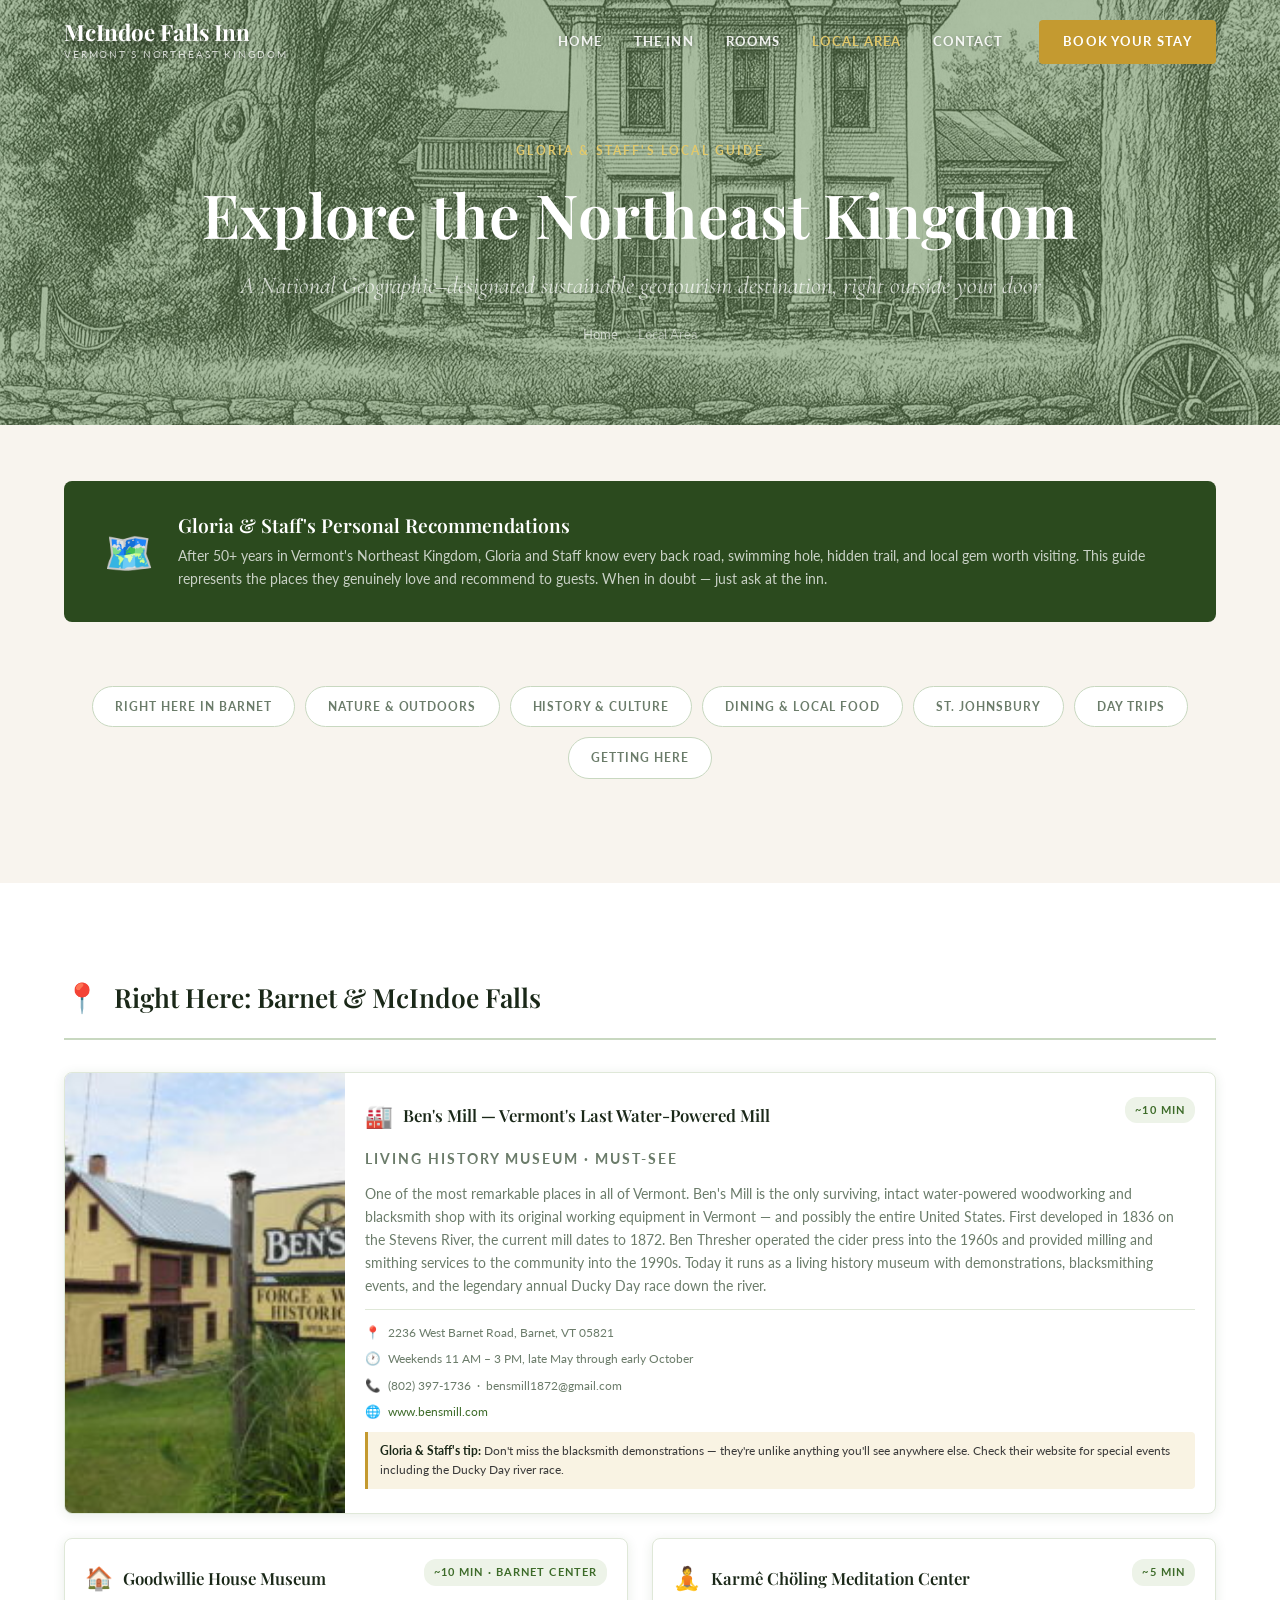
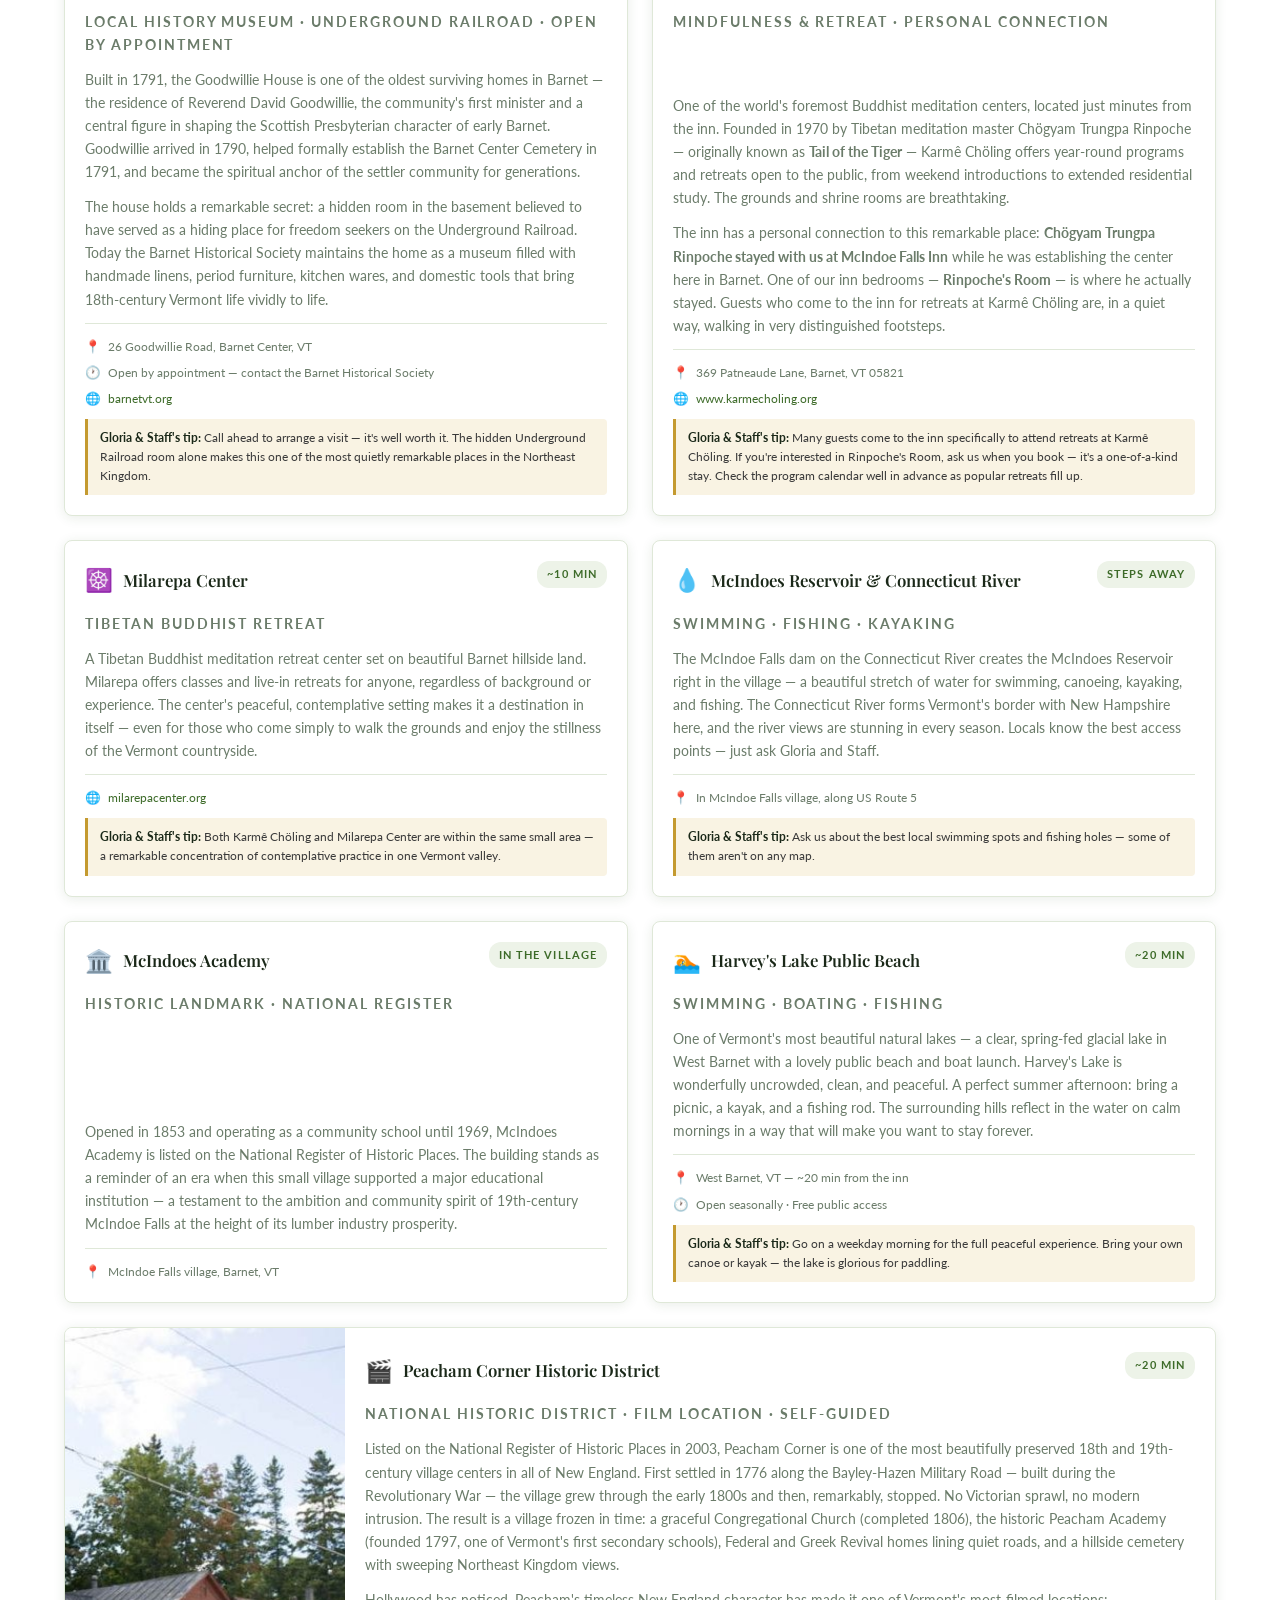
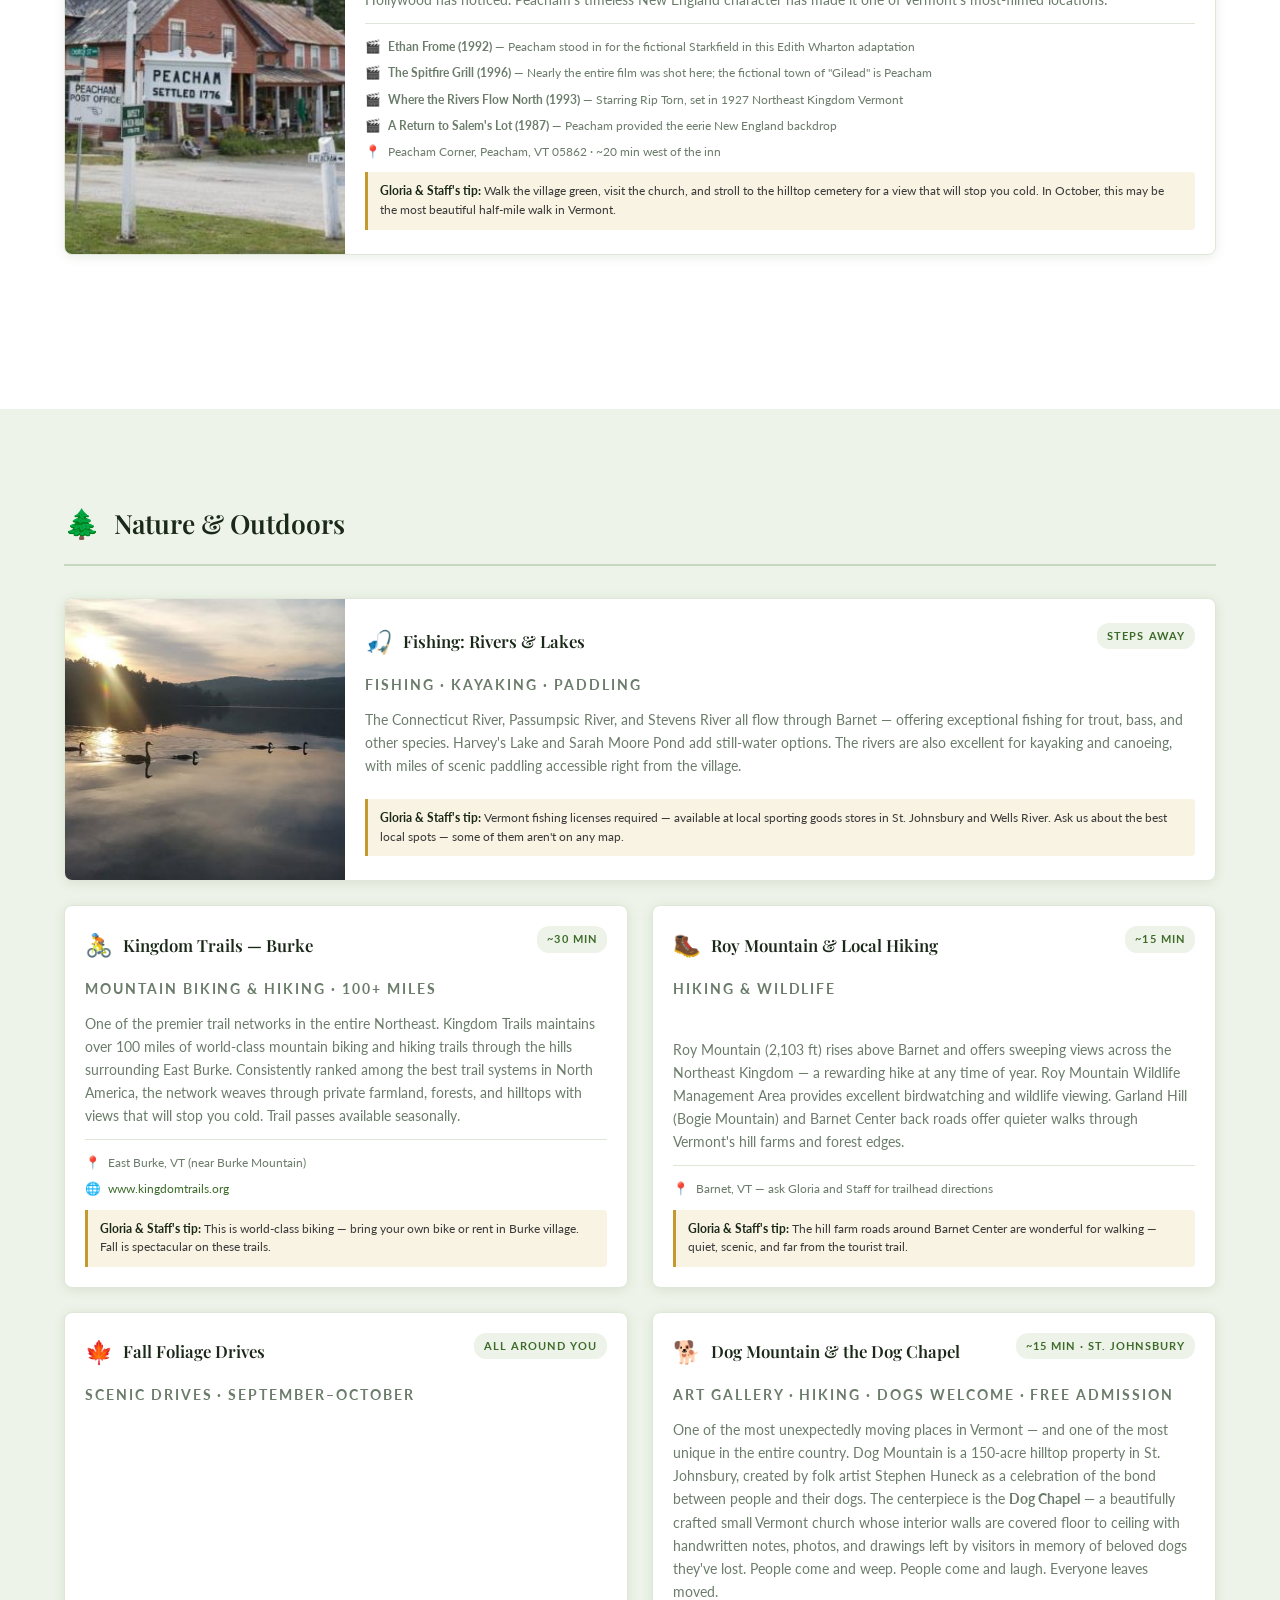
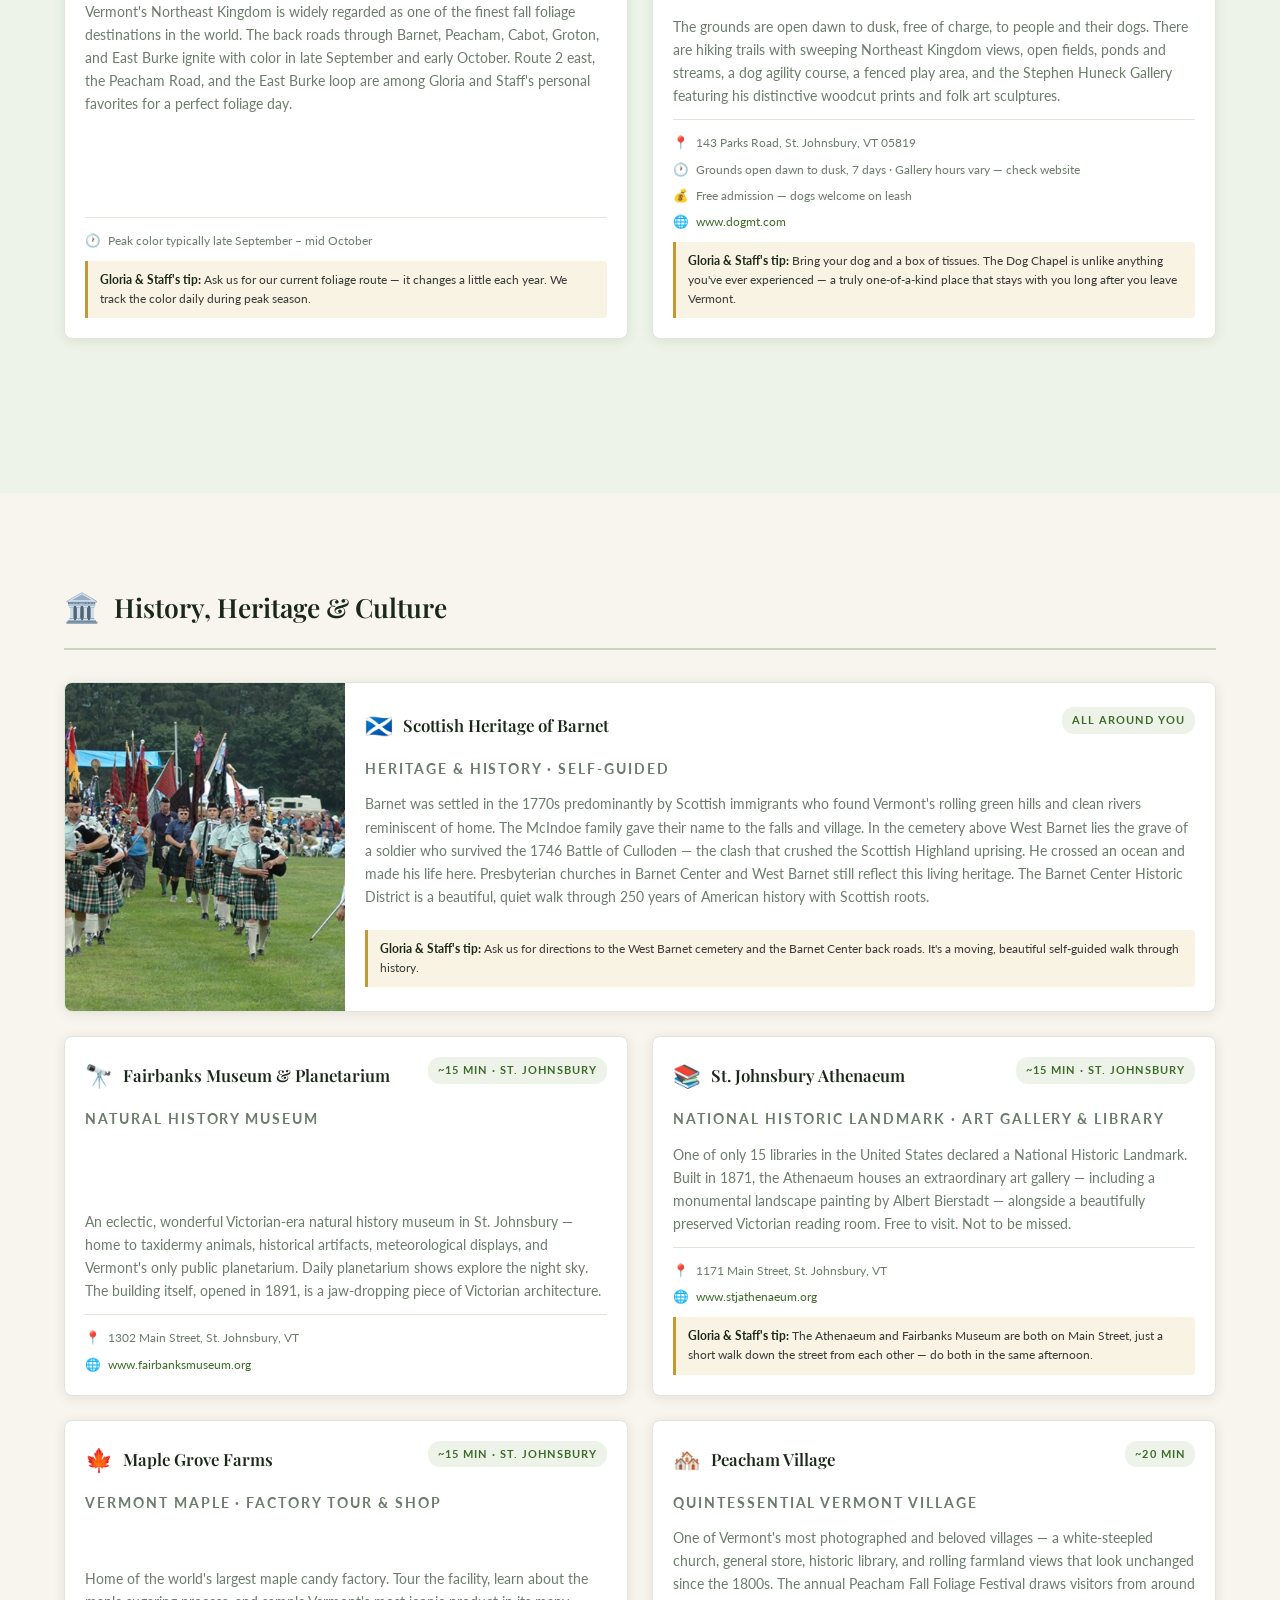
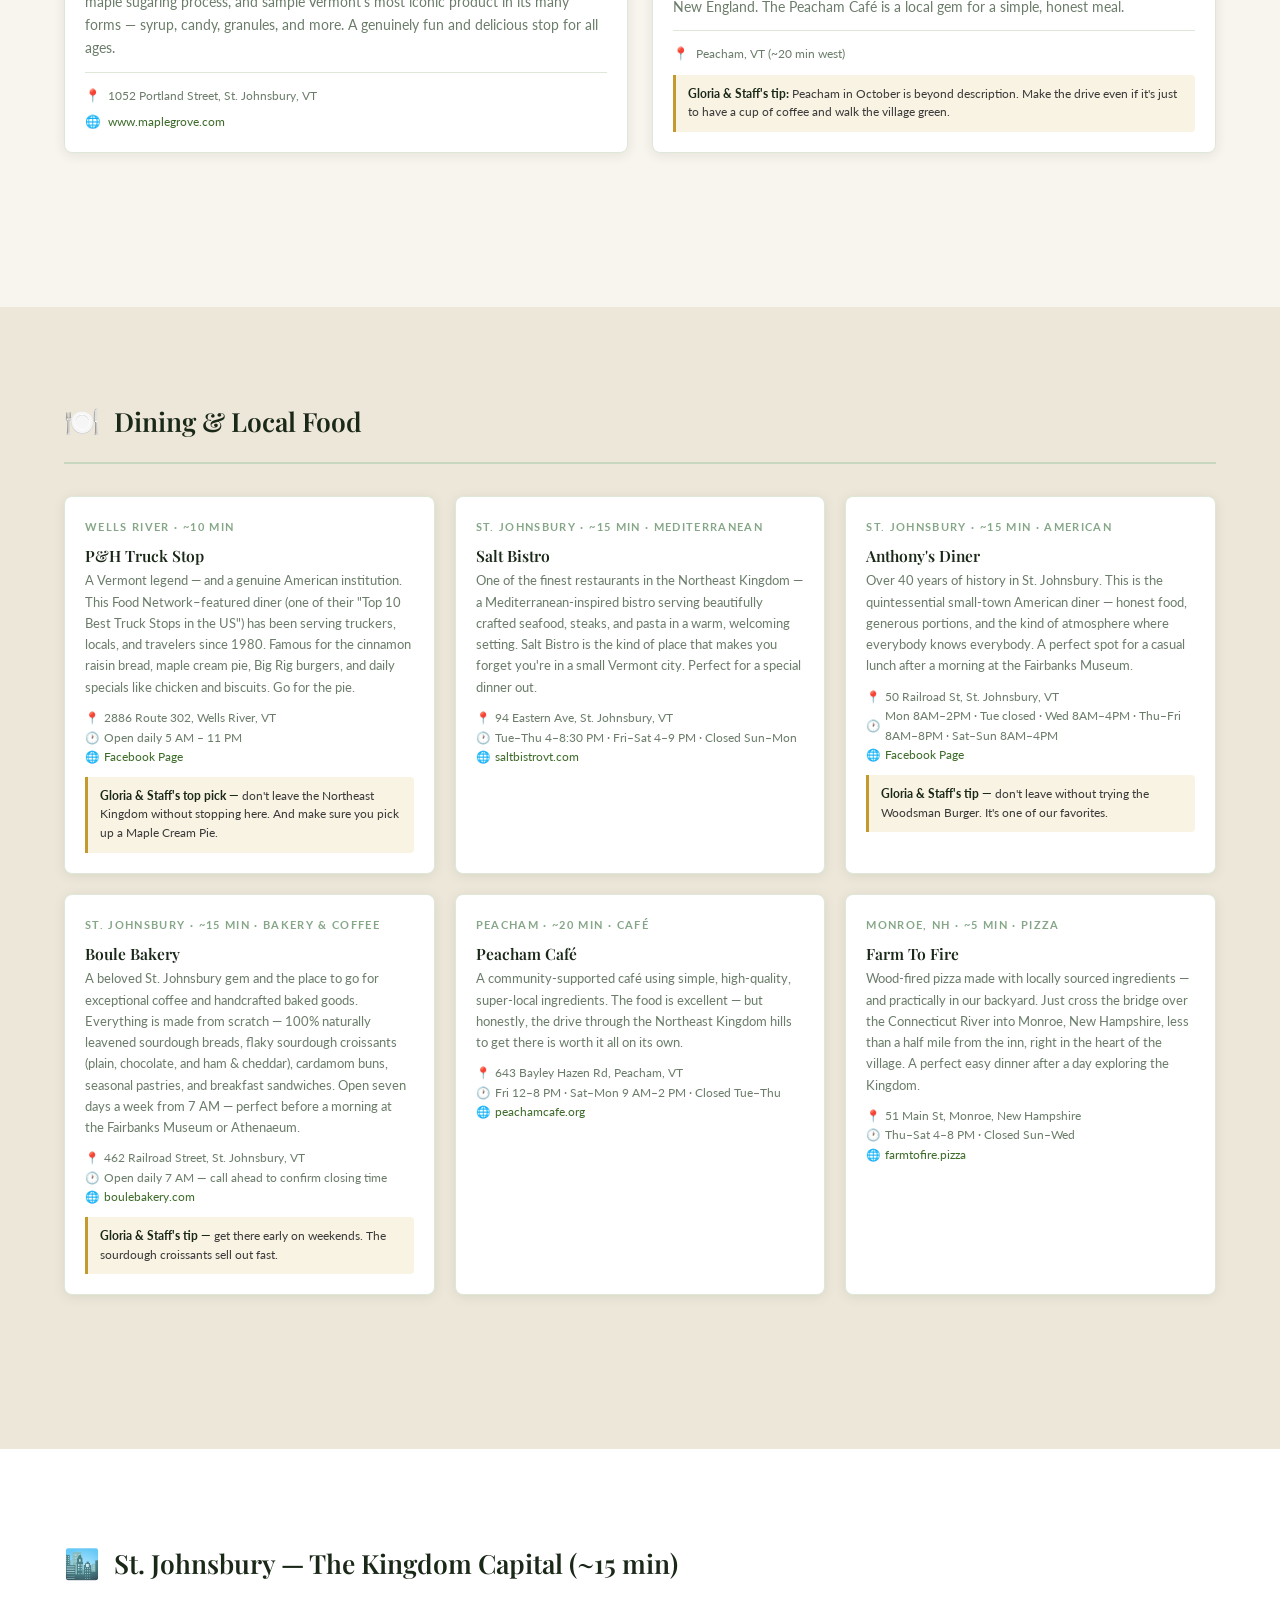
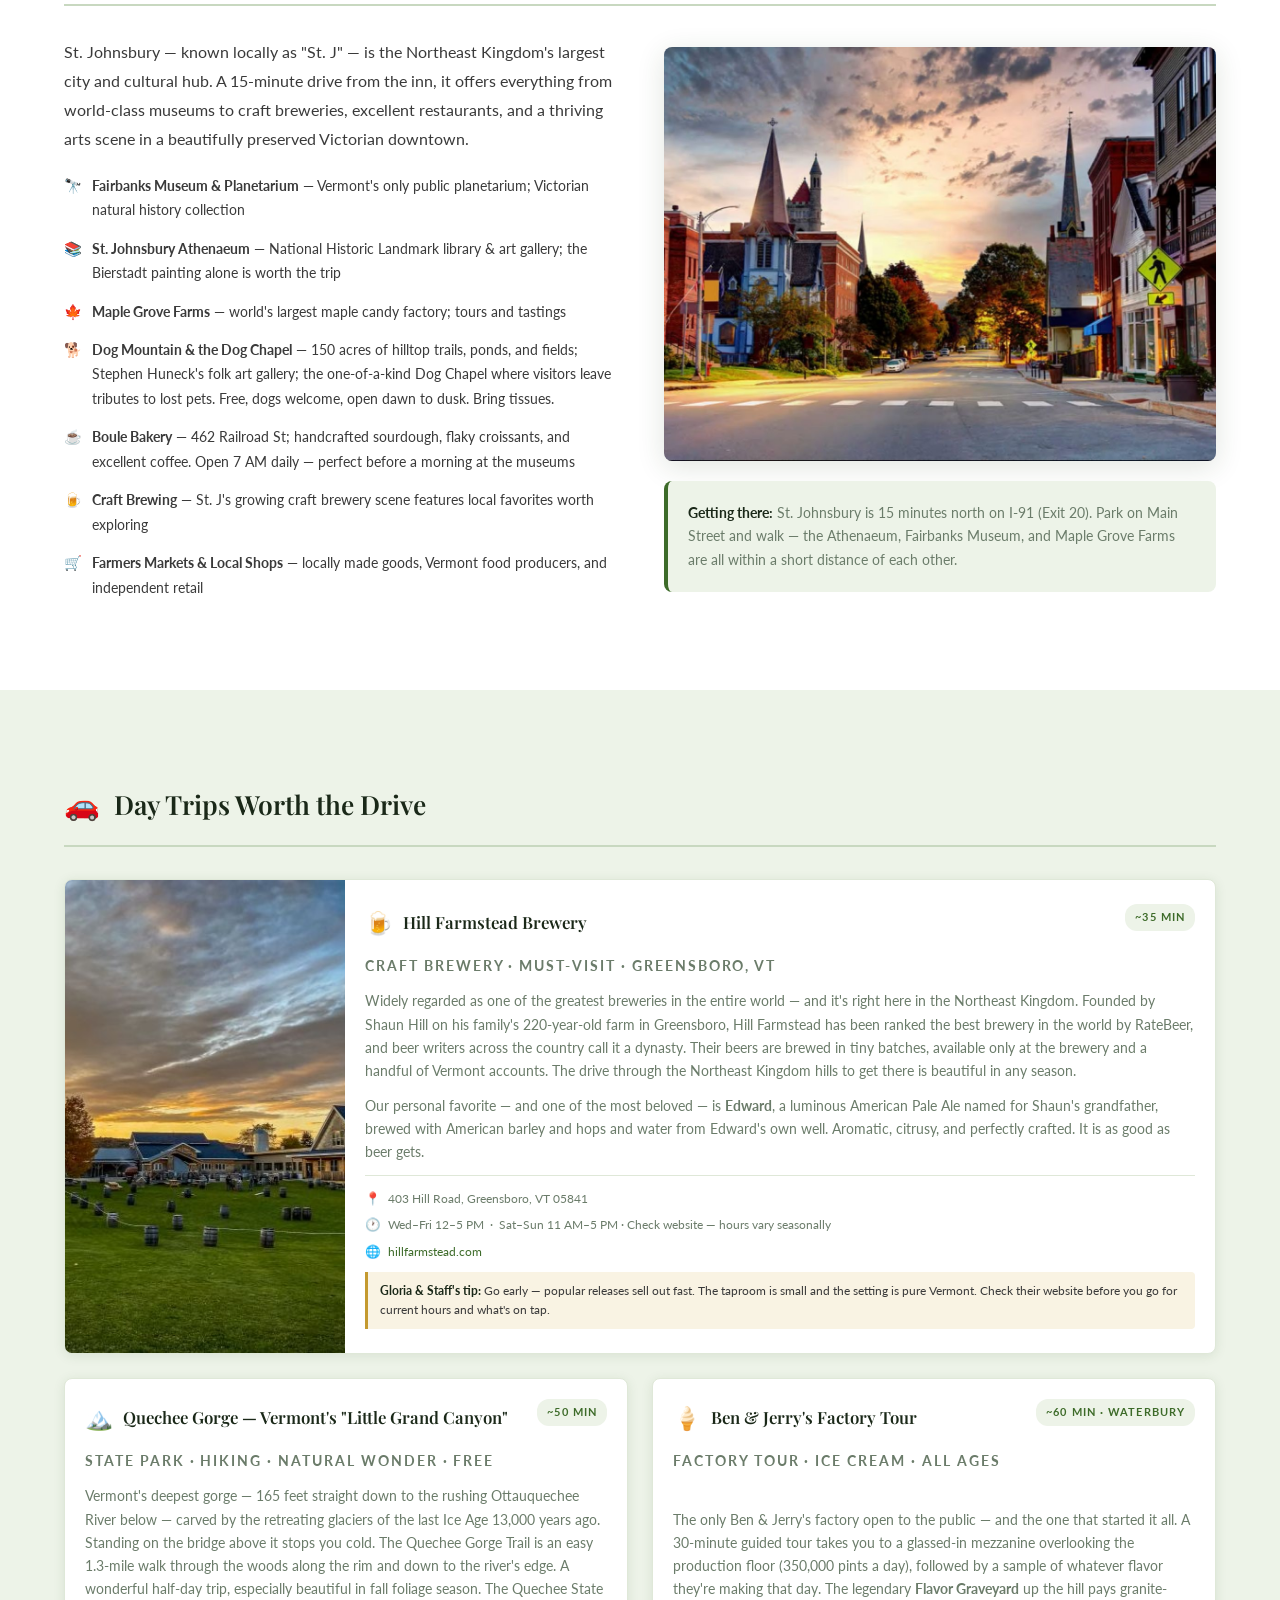
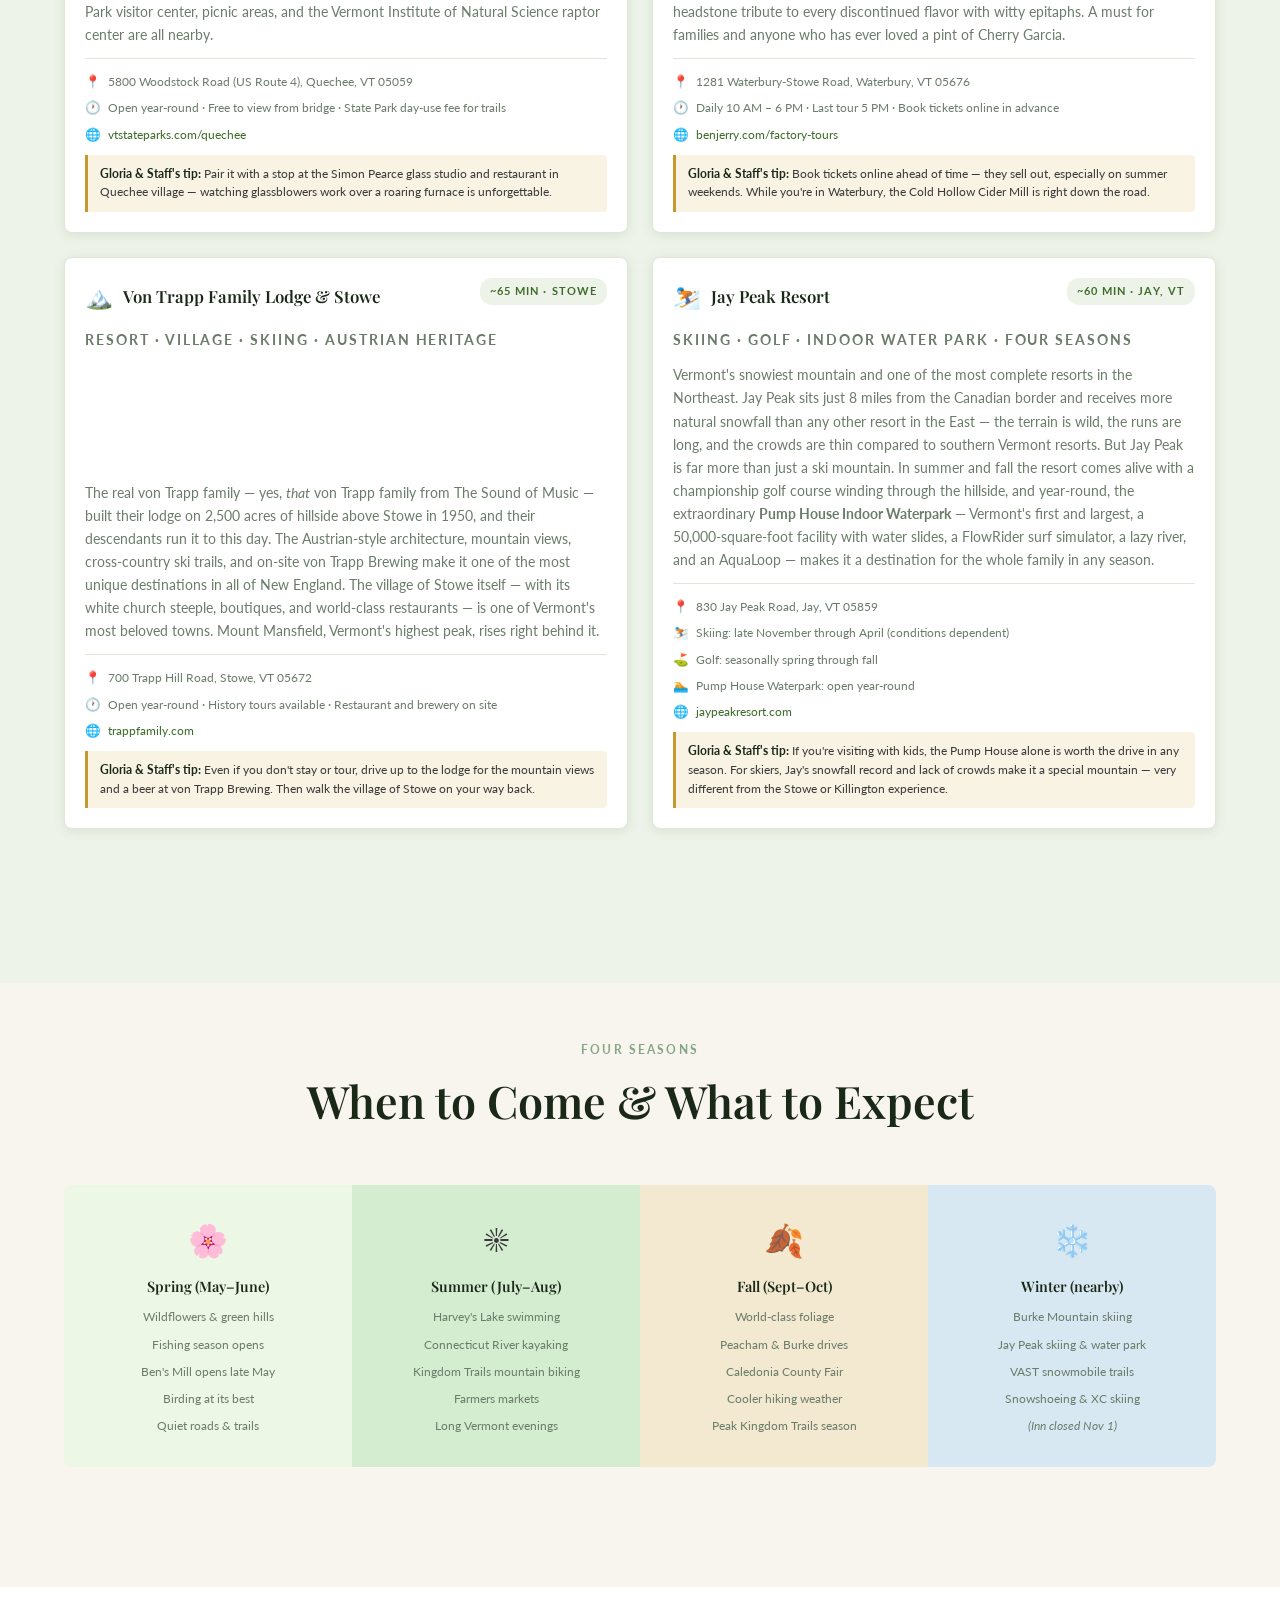
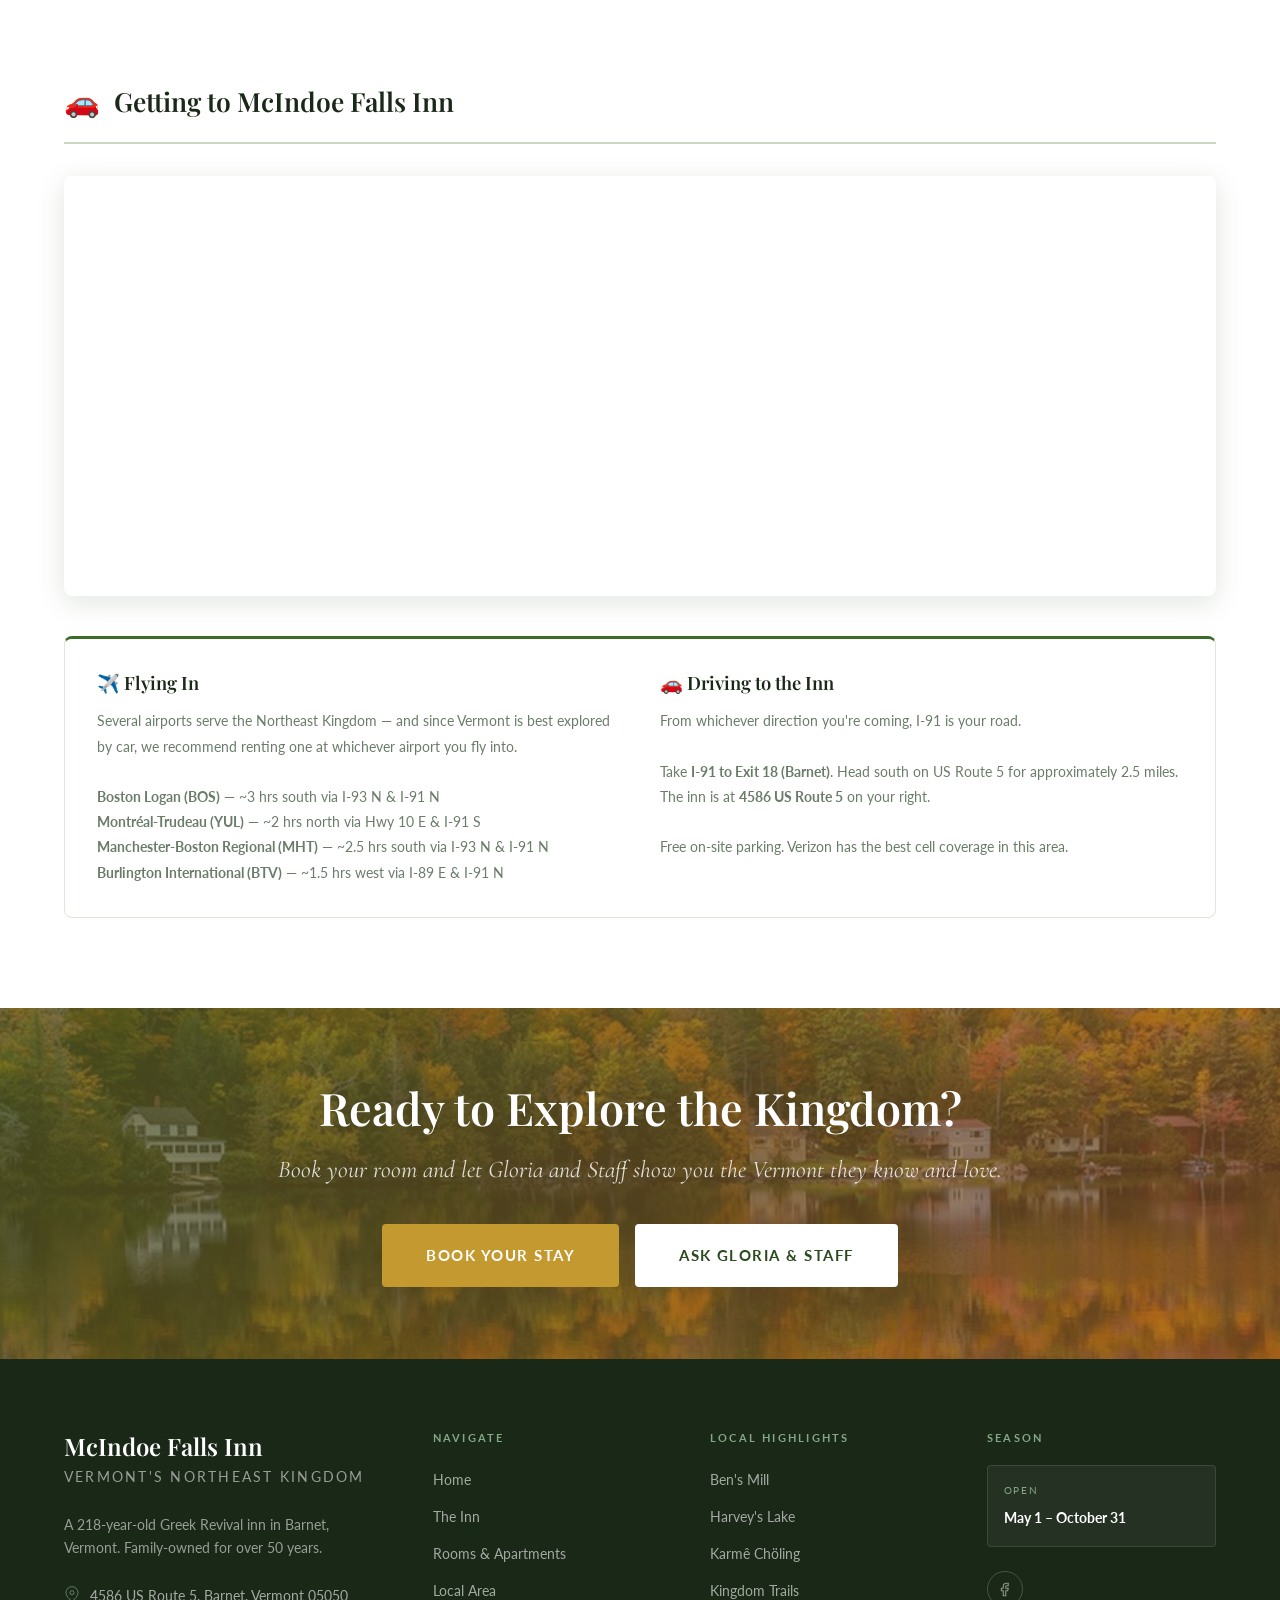
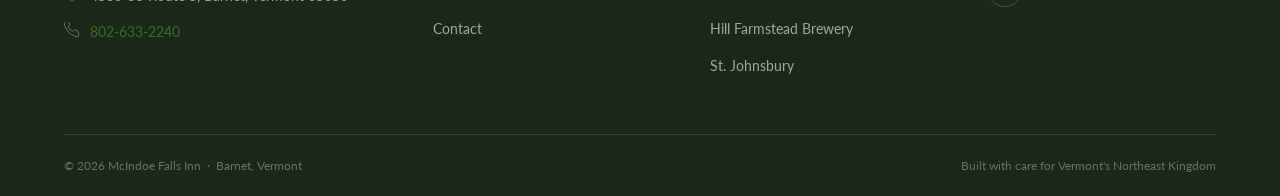
<file: local-area.html>
<!DOCTYPE html>
<html lang="en">
<head>
  <meta charset="UTF-8">
  <meta name="viewport" content="width=device-width, initial-scale=1.0">
  <title>Local Area &amp; Activities | McIndoe Falls Inn — Vermont's Northeast Kingdom</title>
  <meta name="description" content="Gloria and Staff's guide to Vermont's Northeast Kingdom — Ben's Mill, Harvey's Lake, Karmê Chöling, Kingdom Trails, P&H Truck Stop, Fairbanks Museum, foliage drives, and more.">
  <link rel="preconnect" href="https://fonts.googleapis.com">
  <link rel="preconnect" href="https://fonts.gstatic.com" crossorigin>
  <link href="https://fonts.googleapis.com/css2?family=Playfair+Display:ital,wght@0,400;0,600;0,700;1,400;1,600&family=Lato:wght@300;400;700&family=Cormorant+Garamond:ital,wght@0,400;1,400;1,500&display=swap" rel="stylesheet">
  <link rel="stylesheet" href="css/styles.css">
  <style>
    /* ── Local Area-specific styles ── */

    /* Category tabs */
    .guide-tabs {
      display: flex;
      gap: 10px;
      flex-wrap: wrap;
      margin-bottom: 48px;
      justify-content: center;
    }
    .guide-tab {
      padding: 9px 22px;
      border-radius: 24px;
      border: 1px solid var(--border);
      background: var(--white);
      font-family: var(--font-sans);
      font-size: .78rem;
      font-weight: 700;
      letter-spacing: .08em;
      text-transform: uppercase;
      color: var(--text-muted);
      cursor: pointer;
      text-decoration: none;
      transition: var(--transition);
    }
    .guide-tab:hover,
    .guide-tab.active {
      background: var(--green-mid);
      border-color: var(--green-mid);
      color: var(--white);
    }

    /* Section labels */
    .guide-section {
      scroll-margin-top: 90px;
    }
    .guide-section-label {
      display: flex;
      align-items: center;
      gap: 14px;
      margin-bottom: 32px;
      padding-bottom: 16px;
      border-bottom: 2px solid var(--border);
    }
    .guide-section-label h2 {
      font-size: 1.65rem;
      margin: 0;
    }
    .guide-section-emoji { font-size: 1.8rem; }

    /* Place card top image */
    .place-card-img-top {
      width: 100%;
      aspect-ratio: 16/9;
      overflow: hidden;
      flex-shrink: 0;
    }
    .place-card-img-top img {
      width: 100%;
      height: 100%;
      object-fit: cover;
      display: block;
    }

    /* Place cards */
    .places-grid {
      display: grid;
      grid-template-columns: repeat(2, 1fr);
      gap: 24px;
      margin-bottom: 64px;
    }
    .place-card {
      background: var(--white);
      border-radius: var(--radius-lg);
      border: 1px solid var(--border-light);
      overflow: hidden;
      box-shadow: var(--shadow-sm);
      display: flex;
      flex-direction: column;
      transition: var(--transition);
    }
    .place-card:hover {
      box-shadow: var(--shadow-md);
      transform: translateY(-4px);
    }
    .place-card-header {
      padding: 20px 20px 0;
      display: flex;
      align-items: flex-start;
      justify-content: space-between;
      gap: 10px;
    }
    .place-card-title {
      display: flex;
      align-items: center;
      gap: 10px;
    }
    .place-card-icon { font-size: 1.4rem; flex-shrink: 0; }
    .place-card-header h3 { font-size: 1.05rem; margin: 0; line-height: 1.3; }
    .place-card-dist {
      font-size: .68rem;
      font-weight: 700;
      letter-spacing: .1em;
      text-transform: uppercase;
      color: var(--green-mid);
      background: var(--green-pale);
      padding: 4px 10px;
      border-radius: 12px;
      white-space: nowrap;
      flex-shrink: 0;
    }
    .place-card-body {
      padding: 12px 20px 20px;
      flex: 1;
      display: flex;
      flex-direction: column;
    }
    .place-card-category {
      font-size: .68rem;
      font-weight: 700;
      letter-spacing: .14em;
      text-transform: uppercase;
      color: var(--green-sage);
      margin-bottom: 8px;
    }
    .place-card-body p {
      font-size: .875rem;
      color: var(--text-muted);
      line-height: 1.65;
      margin-bottom: 12px;
      flex: 1;
    }
    .place-card-details {
      display: flex;
      flex-direction: column;
      gap: 5px;
      padding-top: 12px;
      border-top: 1px solid var(--border-light);
    }
    .place-card-detail {
      display: flex;
      align-items: flex-start;
      gap: 7px;
      font-size: .78rem;
      color: var(--text-muted);
    }
    .place-card-detail span:first-child { flex-shrink: 0; }
    .place-card-tip {
      margin-top: 10px;
      padding: 10px 12px;
      background: var(--gold-pale);
      border-left: 3px solid var(--gold);
      border-radius: 0 var(--radius) var(--radius) 0;
      font-size: .78rem;
      color: var(--text-body);
      line-height: 1.5;
    }
    .place-card-tip strong { color: var(--text-dark); }

    /* Full-width feature place card */
    .place-card-featured {
      grid-column: span 2;
      flex-direction: row;
    }
    .place-card-featured .place-card-img {
      width: 280px;
      flex-shrink: 0;
      overflow: hidden;
    }
    .place-card-featured .place-card-img img {
      width: 100%;
      height: 100%;
      object-fit: cover;
      display: block;
    }
    .place-card-featured .place-card-header { padding-top: 24px; }
    .place-card-featured .place-card-body   { padding-bottom: 24px; }

    /* Dining table */
    .dining-list-section {
      display: grid;
      grid-template-columns: repeat(3, 1fr);
      gap: 20px;
      margin-bottom: 64px;
    }
    .dining-mini-card {
      background: var(--white);
      border-radius: var(--radius-lg);
      padding: 20px;
      border: 1px solid var(--border-light);
      box-shadow: var(--shadow-sm);
      transition: var(--transition);
    }
    .dining-mini-card:hover { box-shadow: var(--shadow-md); transform: translateY(-3px); }
    .dining-mini-card h4 { font-size: .975rem; margin-bottom: 5px; }
    .dining-mini-card .cuisine { font-size: .7rem; font-weight: 700; letter-spacing: .12em; text-transform: uppercase; color: var(--green-sage); margin-bottom: 10px; }
    .dining-mini-card p { font-size: .83rem; color: var(--text-muted); line-height: 1.6; margin-bottom: 10px; }
    .dining-mini-card .location-tag { font-size: .72rem; color: var(--text-muted); display: flex; align-items: center; gap: 5px; }

    /* Staff picks banner */
    .staff-picks-banner {
      background: var(--green-deep);
      border-radius: var(--radius-lg);
      padding: 32px 40px;
      margin-bottom: 64px;
      display: flex;
      align-items: center;
      gap: 24px;
    }
    .staff-picks-icon { font-size: 2.5rem; flex-shrink: 0; }
    .staff-picks-text h3 { color: var(--white); font-size: 1.2rem; margin-bottom: 8px; }
    .staff-picks-text p { color: rgba(255,255,255,.75); font-size: .875rem; line-height: 1.6; margin: 0; }

    /* Seasons strip */
    .seasons-strip {
      display: grid;
      grid-template-columns: repeat(4, 1fr);
      gap: 0;
      border-radius: var(--radius-lg);
      overflow: hidden;
      margin-bottom: 64px;
    }
    .season-strip-item {
      padding: 28px 20px;
      text-align: center;
    }
    .season-strip-item:nth-child(1) { background: #EDF7E5; }
    .season-strip-item:nth-child(2) { background: #D4EDD0; }
    .season-strip-item:nth-child(3) { background: #F2E9D0; }
    .season-strip-item:nth-child(4) { background: #D8E8F2; }
    .season-strip-item .s-icon { font-size: 2rem; margin-bottom: 10px; }
    .season-strip-item h4 { font-size: .9rem; margin-bottom: 8px; }
    .season-strip-item ul { list-style: none; padding: 0; }
    .season-strip-item li { font-size: .78rem; color: var(--text-muted); padding: 3px 0; }

    @media (max-width: 1024px) {
      .dining-list-section { grid-template-columns: 1fr 1fr; }
      .place-card-featured { grid-column: span 2; }
    }
    @media (max-width: 768px) {
      .places-grid { grid-template-columns: 1fr; }
      .place-card-featured {
        grid-column: span 1;
        flex-direction: column;
      }
      .place-card-featured .place-card-img {
        width: 100%;
        height: 240px;
        min-height: 240px;
        border-radius: 0;
        overflow: hidden;
      }
      .place-card-featured .place-card-img img {
        width: 100%;
        height: 240px;
        object-fit: cover;
        display: block;
      }
      .dining-list-section { grid-template-columns: 1fr; }
      .seasons-strip { grid-template-columns: 1fr 1fr; }
      .staff-picks-banner {
        flex-direction: column;
        text-align: center;
        padding: 24px 20px;
      }
      .guide-tabs { gap: 8px; }
      /* Map placeholder: taller on mobile */
      .map-placeholder { aspect-ratio: 4/3 !important; }
    }
    @media (max-width: 480px) {
      .seasons-strip { grid-template-columns: 1fr; }
      .guide-tab {
        padding: 8px 14px;
        font-size: .72rem;
      }
      .staff-picks-banner { padding: 20px 16px; }
      .place-card-header { flex-wrap: wrap; }
      .place-card-dist { margin-top: 4px; }
    }
  </style>
</head>
<body>

  <header class="site-header scrolled" role="banner">
    <div class="header-inner">
      <a href="index.html" class="nav-logo">
        <span class="nav-logo-text">McIndoe Falls Inn</span>
        <span class="nav-logo-sub">Vermont's Northeast Kingdom</span>
      </a>
      <button class="nav-toggle" aria-label="Open navigation" aria-expanded="false"><span></span><span></span><span></span></button>
      <nav class="nav-menu" aria-label="Primary navigation">
        <a href="index.html"          class="nav-link">Home</a>
        <a href="our-inn.html"        class="nav-link">The Inn</a>
        <a href="accommodations.html" class="nav-link">Rooms</a>
        <a href="local-area.html"     class="nav-link">Local Area</a>
        <a href="contact.html"        class="nav-link">Contact</a>
        <a href="https://v2.reservationkey.com/87810/reserve/" target="_blank" rel="noopener"               class="nav-link nav-book">Book Your Stay</a>
      </nav>
    </div>
  </header>

  <main>

    <!-- PAGE HERO -->
    <section class="page-hero">
      <div class="page-hero-content">
        <p class="eyebrow">Gloria &amp; Staff's Local Guide</p>
        <h1>Explore the Northeast Kingdom</h1>
        <p class="tagline">A National Geographic–designated sustainable geotourism destination, right outside your door</p>
        <nav class="breadcrumb" aria-label="Breadcrumb">
          <a href="index.html">Home</a>
          <span class="breadcrumb-sep">›</span>
          <span>Local Area</span>
        </nav>
      </div>
    </section>

    <!-- INTRO + QUICK NAV -->
    <section class="section--sm" style="background:var(--cream);">
      <div class="container">
        <div class="staff-picks-banner fade-up">
          <div class="staff-picks-icon">🗺️</div>
          <div class="staff-picks-text">
            <h3>Gloria &amp; Staff's Personal Recommendations</h3>
            <p>After 50+ years in Vermont's Northeast Kingdom, Gloria and Staff know every back road,
            swimming hole, hidden trail, and local gem worth visiting. This guide represents the
            places they genuinely love and recommend to guests. When in doubt — just ask at the inn.</p>
          </div>
        </div>

        <!-- Quick navigation tabs -->
        <div class="guide-tabs fade-up" role="navigation" aria-label="Guide sections">
          <a href="#right-here" class="guide-tab">Right Here in Barnet</a>
          <a href="#nature"     class="guide-tab">Nature &amp; Outdoors</a>
          <a href="#culture"    class="guide-tab">History &amp; Culture</a>
          <a href="#dining"     class="guide-tab">Dining &amp; Local Food</a>
          <a href="#st-j"       class="guide-tab">St. Johnsbury</a>
          <a href="#nearby"     class="guide-tab">Day Trips</a>
          <a href="#getting-here" class="guide-tab">Getting Here</a>
        </div>
      </div>
    </section>

    <!-- ══════════════════════════════════════
         RIGHT HERE: BARNET & McINDOE FALLS
    ══════════════════════════════════════ -->
    <section id="right-here" class="guide-section section" style="background:var(--white);">
      <div class="container">
        <div class="guide-section-label fade-up">
          <span class="guide-section-emoji">📍</span>
          <h2>Right Here: Barnet &amp; McIndoe Falls</h2>
        </div>

        <div class="places-grid">

          <!-- Ben's Mill - FEATURED -->
          <article class="place-card place-card-featured fade-up" id="bens-mill">
            <div class="place-card-img">
              <img src="images/bens-mill.jpg" alt="Ben's Mill historic water-powered mill in Barnet, Vermont">
            </div>
            <div style="flex:1;display:flex;flex-direction:column;">
              <div class="place-card-header">
                <div class="place-card-title">
                  <span class="place-card-icon">🏭</span>
                  <h3>Ben's Mill — Vermont's Last Water-Powered Mill</h3>
                </div>
                <span class="place-card-dist">~10 min</span>
              </div>
              <div class="place-card-body">
                <p class="place-card-category">Living History Museum · Must-See</p>
                <p>One of the most remarkable places in all of Vermont. Ben's Mill is the only surviving,
                intact water-powered woodworking and blacksmith shop with its original working equipment
                in Vermont — and possibly the entire United States. First developed in 1836 on the
                Stevens River, the current mill dates to 1872. Ben Thresher operated the cider press
                into the 1960s and provided milling and smithing services to the community into the
                1990s. Today it runs as a living history museum with demonstrations, blacksmithing events,
                and the legendary annual Ducky Day race down the river.</p>
                <div class="place-card-details">
                  <div class="place-card-detail"><span>📍</span><span>2236 West Barnet Road, Barnet, VT 05821</span></div>
                  <div class="place-card-detail"><span>🕐</span><span>Weekends 11 AM – 3 PM, late May through early October</span></div>
                  <div class="place-card-detail"><span>📞</span><span>(802) 397-1736 &nbsp;·&nbsp; bensmill1872@gmail.com</span></div>
                  <div class="place-card-detail"><span>🌐</span><span><a href="https://www.bensmill.com" target="_blank" rel="noopener" style="color:var(--green-mid);">www.bensmill.com</a></span></div>
                </div>
                <div class="place-card-tip"><strong>Gloria &amp; Staff's tip:</strong> Don't miss the blacksmith demonstrations — they're unlike anything you'll see anywhere else. Check their website for special events including the Ducky Day river race.</div>
              </div>
            </div>
          </article>

          <!-- Goodwillie House -->
          <article class="place-card fade-up">
            <div class="place-card-header">
              <div class="place-card-title">
                <span class="place-card-icon">🏠</span>
                <h3>Goodwillie House Museum</h3>
              </div>
              <span class="place-card-dist">~10 min · Barnet Center</span>
            </div>
            <div class="place-card-body">
              <p class="place-card-category">Local History Museum · Underground Railroad · Open by Appointment</p>
              <p>Built in 1791, the Goodwillie House is one of the oldest surviving homes in
              Barnet — the residence of Reverend David Goodwillie, the community's first
              minister and a central figure in shaping the Scottish Presbyterian character
              of early Barnet. Goodwillie arrived in 1790, helped formally establish the
              Barnet Center Cemetery in 1791, and became the spiritual anchor of the
              settler community for generations.</p>
              <p>The house holds a remarkable secret: a hidden room in the basement believed
              to have served as a hiding place for freedom seekers on the Underground Railroad.
              Today the Barnet Historical Society maintains the home as a museum filled with
              handmade linens, period furniture, kitchen wares, and domestic tools that bring
              18th-century Vermont life vividly to life.</p>
              <div class="place-card-details">
                <div class="place-card-detail"><span>📍</span><span>26 Goodwillie Road, Barnet Center, VT</span></div>
                <div class="place-card-detail"><span>🕐</span><span>Open by appointment — contact the Barnet Historical Society</span></div>
                <div class="place-card-detail"><span>🌐</span><span><a href="https://barnetvt.org/community/historical-society/" target="_blank" rel="noopener" style="color:var(--green-mid);">barnetvt.org</a></span></div>
              </div>
              <div class="place-card-tip"><strong>Gloria &amp; Staff's tip:</strong> Call ahead to arrange a visit — it's well worth it. The hidden Underground Railroad room alone makes this one of the most quietly remarkable places in the Northeast Kingdom.</div>
            </div>
          </article>

          <!-- Karmê Chöling -->
          <article class="place-card fade-up fade-up-delay-1" id="karme">
            <div class="place-card-header">
              <div class="place-card-title">
                <span class="place-card-icon">🧘</span>
                <h3>Karmê Chöling Meditation Center</h3>
              </div>
              <span class="place-card-dist">~5 min</span>
            </div>
            <div class="place-card-body">
              <p class="place-card-category">Mindfulness &amp; Retreat · Personal Connection</p>
              <p>One of the world's foremost Buddhist meditation centers, located just minutes
              from the inn. Founded in 1970 by Tibetan meditation master Chögyam Trungpa Rinpoche
              — originally known as <strong>Tail of the Tiger</strong> — Karmê Chöling offers
              year-round programs and retreats open to the public, from weekend introductions
              to extended residential study. The grounds and shrine rooms are breathtaking.</p>
              <p>The inn has a personal connection to this remarkable place: <strong>Chögyam
              Trungpa Rinpoche stayed with us at McIndoe Falls Inn</strong> while he was
              establishing the center here in Barnet. One of our inn bedrooms —
              <strong>Rinpoche's Room</strong> — is where he actually stayed. Guests who
              come to the inn for retreats at Karmê Chöling are, in a quiet way, walking in
              very distinguished footsteps.</p>
              <div class="place-card-details">
                <div class="place-card-detail"><span>📍</span><span>369 Patneaude Lane, Barnet, VT 05821</span></div>
                <div class="place-card-detail"><span>🌐</span><span><a href="https://www.karmecholing.org" target="_blank" rel="noopener" style="color:var(--green-mid);">www.karmecholing.org</a></span></div>
              </div>
              <div class="place-card-tip"><strong>Gloria &amp; Staff's tip:</strong> Many guests come to the inn specifically to attend retreats at Karmê Chöling. If you're interested in Rinpoche's Room, ask us when you book — it's a one-of-a-kind stay. Check the program calendar well in advance as popular retreats fill up.</div>
            </div>
          </article>

          <!-- Milarepa Center -->
          <article class="place-card fade-up fade-up-delay-1">
            <div class="place-card-header">
              <div class="place-card-title">
                <span class="place-card-icon">☸️</span>
                <h3>Milarepa Center</h3>
              </div>
              <span class="place-card-dist">~10 min</span>
            </div>
            <div class="place-card-body">
              <p class="place-card-category">Tibetan Buddhist Retreat</p>
              <p>A Tibetan Buddhist meditation retreat center set on beautiful Barnet hillside
              land. Milarepa offers classes and live-in retreats for anyone, regardless of
              background or experience. The center's peaceful, contemplative setting makes it
              a destination in itself — even for those who come simply to walk the grounds and
              enjoy the stillness of the Vermont countryside.</p>
              <div class="place-card-details">
                <div class="place-card-detail"><span>🌐</span><span><a href="https://milarepacenter.org" target="_blank" rel="noopener" style="color:var(--green-mid);">milarepacenter.org</a></span></div>
              </div>
              <div class="place-card-tip"><strong>Gloria &amp; Staff's tip:</strong> Both Karmê Chöling and Milarepa Center are within the same small area — a remarkable concentration of contemplative practice in one Vermont valley.</div>
            </div>
          </article>

          <!-- McIndoe Falls Dam / River -->
          <article class="place-card fade-up">
            <div class="place-card-header">
              <div class="place-card-title">
                <span class="place-card-icon">💧</span>
                <h3>McIndoes Reservoir &amp; Connecticut River</h3>
              </div>
              <span class="place-card-dist">Steps away</span>
            </div>
            <div class="place-card-body">
              <p class="place-card-category">Swimming · Fishing · Kayaking</p>
              <p>The McIndoe Falls dam on the Connecticut River creates the McIndoes Reservoir
              right in the village — a beautiful stretch of water for swimming, canoeing,
              kayaking, and fishing. The Connecticut River forms Vermont's border with
              New Hampshire here, and the river views are stunning in every season. Locals
              know the best access points — just ask Gloria and Staff.</p>
              <div class="place-card-details">
                <div class="place-card-detail"><span>📍</span><span>In McIndoe Falls village, along US Route 5</span></div>
              </div>
              <div class="place-card-tip"><strong>Gloria &amp; Staff's tip:</strong> Ask us about the best local swimming spots and fishing holes — some of them aren't on any map.</div>
            </div>
          </article>

          <!-- McIndoes Academy -->
          <article class="place-card fade-up fade-up-delay-1" id="history-mcindoe">
            <div class="place-card-header">
              <div class="place-card-title">
                <span class="place-card-icon">🏛️</span>
                <h3>McIndoes Academy</h3>
              </div>
              <span class="place-card-dist">In the village</span>
            </div>
            <div class="place-card-body">
              <p class="place-card-category">Historic Landmark · National Register</p>
              <p>Opened in 1853 and operating as a community school until 1969, McIndoes Academy
              is listed on the National Register of Historic Places. The building stands as a
              reminder of an era when this small village supported a major educational institution
              — a testament to the ambition and community spirit of 19th-century McIndoe Falls
              at the height of its lumber industry prosperity.</p>
              <div class="place-card-details">
                <div class="place-card-detail"><span>📍</span><span>McIndoe Falls village, Barnet, VT</span></div>
              </div>
            </div>
          </article>

          <!-- Harvey's Lake -->
          <article class="place-card fade-up" id="lakes">
            <div class="place-card-header">
              <div class="place-card-title">
                <span class="place-card-icon">🏊</span>
                <h3>Harvey's Lake Public Beach</h3>
              </div>
              <span class="place-card-dist">~20 min</span>
            </div>
            <div class="place-card-body">
              <p class="place-card-category">Swimming · Boating · Fishing</p>
              <p>One of Vermont's most beautiful natural lakes — a clear, spring-fed glacial lake
              in West Barnet with a lovely public beach and boat launch. Harvey's Lake is
              wonderfully uncrowded, clean, and peaceful. A perfect summer afternoon: bring
              a picnic, a kayak, and a fishing rod. The surrounding hills reflect in the water
              on calm mornings in a way that will make you want to stay forever.</p>
              <div class="place-card-details">
                <div class="place-card-detail"><span>📍</span><span>West Barnet, VT — ~20 min from the inn</span></div>
                <div class="place-card-detail"><span>🕐</span><span>Open seasonally · Free public access</span></div>
              </div>
              <div class="place-card-tip"><strong>Gloria &amp; Staff's tip:</strong> Go on a weekday morning for the full peaceful experience. Bring your own canoe or kayak — the lake is glorious for paddling.</div>
            </div>
          </article>

          <!-- Peacham Corner Historic District -->
          <article class="place-card place-card-featured fade-up">
            <div class="place-card-img">
              <img src="images/peacham-corner.jpg" alt="Peacham Corner Historic District, Vermont">
            </div>
            <div style="flex:1;display:flex;flex-direction:column;">
              <div class="place-card-header">
                <div class="place-card-title">
                  <span class="place-card-icon">🎬</span>
                  <h3>Peacham Corner Historic District</h3>
                </div>
                <span class="place-card-dist">~20 min</span>
              </div>
              <div class="place-card-body">
                <p class="place-card-category">National Historic District · Film Location · Self-Guided</p>
                <p>Listed on the National Register of Historic Places in 2003, Peacham Corner
                is one of the most beautifully preserved 18th and 19th-century village centers
                in all of New England. First settled in 1776 along the Bayley-Hazen Military
                Road — built during the Revolutionary War — the village grew through the early
                1800s and then, remarkably, stopped. No Victorian sprawl, no modern intrusion.
                The result is a village frozen in time: a graceful Congregational Church
                (completed 1806), the historic Peacham Academy (founded 1797, one of Vermont's
                first secondary schools), Federal and Greek Revival homes lining quiet roads,
                and a hillside cemetery with sweeping Northeast Kingdom views.</p>
                <p>Hollywood has noticed. Peacham's timeless New England character has made it
                one of Vermont's most-filmed locations:</p>
                <div class="place-card-details">
                  <div class="place-card-detail"><span>🎬</span><span><strong>Ethan Frome (1992)</strong> — Peacham stood in for the fictional Starkfield in this Edith Wharton adaptation</span></div>
                  <div class="place-card-detail"><span>🎬</span><span><strong>The Spitfire Grill (1996)</strong> — Nearly the entire film was shot here; the fictional town of "Gilead" is Peacham</span></div>
                  <div class="place-card-detail"><span>🎬</span><span><strong>Where the Rivers Flow North (1993)</strong> — Starring Rip Torn, set in 1927 Northeast Kingdom Vermont</span></div>
                  <div class="place-card-detail"><span>🎬</span><span><strong>A Return to Salem's Lot (1987)</strong> — Peacham provided the eerie New England backdrop</span></div>
                  <div class="place-card-detail"><span>📍</span><span>Peacham Corner, Peacham, VT 05862 · ~20 min west of the inn</span></div>
                </div>
                <div class="place-card-tip"><strong>Gloria &amp; Staff's tip:</strong> Walk the village green, visit the church, and stroll to the hilltop cemetery for a view that will stop you cold. In October, this may be the most beautiful half-mile walk in Vermont.</div>
              </div>
            </div>
          </article>

        </div>
      </div>
    </section>

    <!-- ══════════════════════════════════════
         NATURE & OUTDOORS
    ══════════════════════════════════════ -->
    <section id="nature" class="guide-section section" style="background:var(--green-pale);">
      <div class="container">
        <div class="guide-section-label fade-up">
          <span class="guide-section-emoji">🌲</span>
          <h2>Nature &amp; Outdoors</h2>
        </div>

        <div class="places-grid">

          <!-- Fishing - FEATURED -->
          <article class="place-card place-card-featured fade-up">
            <div class="place-card-img">
              <img src="images/fishing-vermont.jpg" alt="Fishing on the Connecticut River near McIndoe Falls, Vermont">
            </div>
            <div style="flex:1;display:flex;flex-direction:column;">
              <div class="place-card-header">
                <div class="place-card-title">
                  <span class="place-card-icon">🎣</span>
                  <h3>Fishing: Rivers &amp; Lakes</h3>
                </div>
                <span class="place-card-dist">Steps away</span>
              </div>
              <div class="place-card-body">
                <p class="place-card-category">Fishing · Kayaking · Paddling</p>
                <p>The Connecticut River, Passumpsic River, and Stevens River all flow through
                Barnet — offering exceptional fishing for trout, bass, and other species.
                Harvey's Lake and Sarah Moore Pond add still-water options. The rivers are
                also excellent for kayaking and canoeing, with miles of scenic paddling
                accessible right from the village.</p>
                <div class="place-card-tip"><strong>Gloria &amp; Staff's tip:</strong> Vermont fishing licenses required — available at local sporting goods stores in St. Johnsbury and Wells River. Ask us about the best local spots — some of them aren't on any map.</div>
              </div>
            </div>
          </article>

          <article class="place-card fade-up" id="kingdom-trails">
            <div class="place-card-header">
              <div class="place-card-title">
                <span class="place-card-icon">🚴</span>
                <h3>Kingdom Trails — Burke</h3>
              </div>
              <span class="place-card-dist">~30 min</span>
            </div>
            <div class="place-card-body">
              <p class="place-card-category">Mountain Biking &amp; Hiking · 100+ Miles</p>
              <p>One of the premier trail networks in the entire Northeast. Kingdom Trails
              maintains over 100 miles of world-class mountain biking and hiking trails through
              the hills surrounding East Burke. Consistently ranked among the best trail systems
              in North America, the network weaves through private farmland, forests, and
              hilltops with views that will stop you cold. Trail passes available seasonally.</p>
              <div class="place-card-details">
                <div class="place-card-detail"><span>📍</span><span>East Burke, VT (near Burke Mountain)</span></div>
                <div class="place-card-detail"><span>🌐</span><span><a href="https://www.kingdomtrails.org" target="_blank" rel="noopener" style="color:var(--green-mid);">www.kingdomtrails.org</a></span></div>
              </div>
              <div class="place-card-tip"><strong>Gloria &amp; Staff's tip:</strong> This is world-class biking — bring your own bike or rent in Burke village. Fall is spectacular on these trails.</div>
            </div>
          </article>


          <article class="place-card fade-up">
            <div class="place-card-header">
              <div class="place-card-title">
                <span class="place-card-icon">🥾</span>
                <h3>Roy Mountain &amp; Local Hiking</h3>
              </div>
              <span class="place-card-dist">~15 min</span>
            </div>
            <div class="place-card-body">
              <p class="place-card-category">Hiking &amp; Wildlife</p>
              <p>Roy Mountain (2,103 ft) rises above Barnet and offers sweeping views across
              the Northeast Kingdom — a rewarding hike at any time of year. Roy Mountain
              Wildlife Management Area provides excellent birdwatching and wildlife viewing.
              Garland Hill (Bogie Mountain) and Barnet Center back roads offer quieter
              walks through Vermont's hill farms and forest edges.</p>
              <div class="place-card-details">
                <div class="place-card-detail"><span>📍</span><span>Barnet, VT — ask Gloria and Staff for trailhead directions</span></div>
              </div>
              <div class="place-card-tip"><strong>Gloria &amp; Staff's tip:</strong> The hill farm roads around Barnet Center are wonderful for walking — quiet, scenic, and far from the tourist trail.</div>
            </div>
          </article>

          <article class="place-card fade-up fade-up-delay-1">
            <div class="place-card-header">
              <div class="place-card-title">
                <span class="place-card-icon">🍁</span>
                <h3>Fall Foliage Drives</h3>
              </div>
              <span class="place-card-dist">All around you</span>
            </div>
            <div class="place-card-body">
              <p class="place-card-category">Scenic Drives · September–October</p>
              <p>Vermont's Northeast Kingdom is widely regarded as one of the finest fall
              foliage destinations in the world. The back roads through Barnet, Peacham,
              Cabot, Groton, and East Burke ignite with color in late September and
              early October. Route 2 east, the Peacham Road, and the East Burke loop are
              among Gloria and Staff's personal favorites for a perfect foliage day.</p>
              <div class="place-card-details">
                <div class="place-card-detail"><span>🕐</span><span>Peak color typically late September – mid October</span></div>
              </div>
              <div class="place-card-tip"><strong>Gloria &amp; Staff's tip:</strong> Ask us for our current foliage route — it changes a little each year. We track the color daily during peak season.</div>
            </div>
          </article>


          <article class="place-card fade-up fade-up-delay-1">
            <div class="place-card-header">
              <div class="place-card-title">
                <span class="place-card-icon">🐕</span>
                <h3>Dog Mountain &amp; the Dog Chapel</h3>
              </div>
              <span class="place-card-dist">~15 min · St. Johnsbury</span>
            </div>
            <div class="place-card-body">
              <p class="place-card-category">Art Gallery · Hiking · Dogs Welcome · Free Admission</p>
              <p>One of the most unexpectedly moving places in Vermont — and one of the most
              unique in the entire country. Dog Mountain is a 150-acre hilltop property in
              St. Johnsbury, created by folk artist Stephen Huneck as a celebration of the
              bond between people and their dogs. The centerpiece is the <strong>Dog Chapel</strong> —
              a beautifully crafted small Vermont church whose interior walls are covered
              floor to ceiling with handwritten notes, photos, and drawings left by visitors
              in memory of beloved dogs they've lost. People come and weep. People come and
              laugh. Everyone leaves moved.</p>
              <p>The grounds are open dawn to dusk, free of charge, to people and their dogs.
              There are hiking trails with sweeping Northeast Kingdom views, open fields,
              ponds and streams, a dog agility course, a fenced play area, and the
              Stephen Huneck Gallery featuring his distinctive woodcut prints and folk
              art sculptures.</p>
              <div class="place-card-details">
                <div class="place-card-detail"><span>📍</span><span>143 Parks Road, St. Johnsbury, VT 05819</span></div>
                <div class="place-card-detail"><span>🕐</span><span>Grounds open dawn to dusk, 7 days · Gallery hours vary — check website</span></div>
                <div class="place-card-detail"><span>💰</span><span>Free admission — dogs welcome on leash</span></div>
                <div class="place-card-detail"><span>🌐</span><span><a href="https://www.dogmt.com" target="_blank" rel="noopener" style="color:var(--green-mid);">www.dogmt.com</a></span></div>
              </div>
              <div class="place-card-tip"><strong>Gloria &amp; Staff's tip:</strong> Bring your dog and a box of tissues. The Dog Chapel is unlike anything you've ever experienced — a truly one-of-a-kind place that stays with you long after you leave Vermont.</div>
            </div>
          </article>

        </div>
      </div>
    </section>

    <!-- ══════════════════════════════════════
         HISTORY & CULTURE
    ══════════════════════════════════════ -->
    <section id="culture" class="guide-section section" style="background:var(--cream);">
      <div class="container">
        <div class="guide-section-label fade-up">
          <span class="guide-section-emoji">🏛️</span>
          <h2>History, Heritage &amp; Culture</h2>
        </div>

        <div class="places-grid">

          <article class="place-card place-card-featured fade-up" id="history">
            <div class="place-card-img">
              <img src="images/scottish-tartan.jpg" alt="Scottish tartan crest representing Barnet's Scottish heritage">
            </div>
            <div style="flex:1;display:flex;flex-direction:column;">
              <div class="place-card-header">
                <div class="place-card-title">
                  <span class="place-card-icon">🏴󠁧󠁢󠁳󠁣󠁴󠁿</span>
                  <h3>Scottish Heritage of Barnet</h3>
                </div>
                <span class="place-card-dist">All around you</span>
              </div>
              <div class="place-card-body">
                <p class="place-card-category">Heritage &amp; History · Self-Guided</p>
                <p>Barnet was settled in the 1770s predominantly by Scottish immigrants who found
                Vermont's rolling green hills and clean rivers reminiscent of home. The McIndoe family
                gave their name to the falls and village. In the cemetery above West Barnet lies the
                grave of a soldier who survived the 1746 Battle of Culloden — the clash that crushed
                the Scottish Highland uprising. He crossed an ocean and made his life here.
                Presbyterian churches in Barnet Center and West Barnet still reflect this living
                heritage. The Barnet Center Historic District is a beautiful, quiet walk through
                250 years of American history with Scottish roots.</p>
                <div class="place-card-tip"><strong>Gloria &amp; Staff's tip:</strong> Ask us for directions to the West Barnet cemetery and the Barnet Center back roads. It's a moving, beautiful self-guided walk through history.</div>
              </div>
            </div>
          </article>

          <article class="place-card fade-up">
            <div class="place-card-header">
              <div class="place-card-title">
                <span class="place-card-icon">🔭</span>
                <h3>Fairbanks Museum &amp; Planetarium</h3>
              </div>
              <span class="place-card-dist">~15 min · St. Johnsbury</span>
            </div>
            <div class="place-card-body">
              <p class="place-card-category">Natural History Museum</p>
              <p>An eclectic, wonderful Victorian-era natural history museum in St. Johnsbury
              — home to taxidermy animals, historical artifacts, meteorological displays, and
              Vermont's only public planetarium. Daily planetarium shows explore the night
              sky. The building itself, opened in 1891, is a jaw-dropping piece of Victorian
              architecture.</p>
              <div class="place-card-details">
                <div class="place-card-detail"><span>📍</span><span>1302 Main Street, St. Johnsbury, VT</span></div>
                <div class="place-card-detail"><span>🌐</span><span><a href="https://www.fairbanksmuseum.org" target="_blank" rel="noopener" style="color:var(--green-mid);">www.fairbanksmuseum.org</a></span></div>
              </div>
            </div>
          </article>

          <article class="place-card fade-up fade-up-delay-1">
            <div class="place-card-header">
              <div class="place-card-title">
                <span class="place-card-icon">📚</span>
                <h3>St. Johnsbury Athenaeum</h3>
              </div>
              <span class="place-card-dist">~15 min · St. Johnsbury</span>
            </div>
            <div class="place-card-body">
              <p class="place-card-category">National Historic Landmark · Art Gallery &amp; Library</p>
              <p>One of only 15 libraries in the United States declared a National Historic Landmark.
              Built in 1871, the Athenaeum houses an extraordinary art gallery — including a
              monumental landscape painting by Albert Bierstadt — alongside a beautifully preserved
              Victorian reading room. Free to visit. Not to be missed.</p>
              <div class="place-card-details">
                <div class="place-card-detail"><span>📍</span><span>1171 Main Street, St. Johnsbury, VT</span></div>
                <div class="place-card-detail"><span>🌐</span><span><a href="https://www.stjathenaeum.org" target="_blank" rel="noopener" style="color:var(--green-mid);">www.stjathenaeum.org</a></span></div>
              </div>
              <div class="place-card-tip"><strong>Gloria &amp; Staff's tip:</strong> The Athenaeum and Fairbanks Museum are both on Main Street, just a short walk down the street from each other — do both in the same afternoon.</div>
            </div>
          </article>

          <article class="place-card fade-up">
            <div class="place-card-header">
              <div class="place-card-title">
                <span class="place-card-icon">🍁</span>
                <h3>Maple Grove Farms</h3>
              </div>
              <span class="place-card-dist">~15 min · St. Johnsbury</span>
            </div>
            <div class="place-card-body">
              <p class="place-card-category">Vermont Maple · Factory Tour &amp; Shop</p>
              <p>Home of the world's largest maple candy factory. Tour the facility, learn
              about the maple sugaring process, and sample Vermont's most iconic product
              in its many forms — syrup, candy, granules, and more. A genuinely fun and
              delicious stop for all ages.</p>
              <div class="place-card-details">
                <div class="place-card-detail"><span>📍</span><span>1052 Portland Street, St. Johnsbury, VT</span></div>
                <div class="place-card-detail"><span>🌐</span><span><a href="https://www.maplegrove.com" target="_blank" rel="noopener" style="color:var(--green-mid);">www.maplegrove.com</a></span></div>
              </div>
            </div>
          </article>

          <article class="place-card fade-up fade-up-delay-1">
            <div class="place-card-header">
              <div class="place-card-title">
                <span class="place-card-icon">🏘️</span>
                <h3>Peacham Village</h3>
              </div>
              <span class="place-card-dist">~20 min</span>
            </div>
            <div class="place-card-body">
              <p class="place-card-category">Quintessential Vermont Village</p>
              <p>One of Vermont's most photographed and beloved villages — a white-steepled
              church, general store, historic library, and rolling farmland views that look
              unchanged since the 1800s. The annual Peacham Fall Foliage Festival draws
              visitors from around New England. The Peacham Café is a local gem for a
              simple, honest meal.</p>
              <div class="place-card-details">
                <div class="place-card-detail"><span>📍</span><span>Peacham, VT (~20 min west)</span></div>
              </div>
              <div class="place-card-tip"><strong>Gloria &amp; Staff's tip:</strong> Peacham in October is beyond description. Make the drive even if it's just to have a cup of coffee and walk the village green.</div>
            </div>
          </article>

        </div>
      </div>
    </section>

    <!-- ══════════════════════════════════════
         DINING & LOCAL FOOD
    ══════════════════════════════════════ -->
    <section id="dining" class="guide-section section" style="background:var(--cream-dark);">
      <div class="container">
        <div class="guide-section-label fade-up">
          <span class="guide-section-emoji">🍽️</span>
          <h2>Dining &amp; Local Food</h2>
        </div>

        <div class="dining-list-section">

          <div class="dining-mini-card fade-up">
            <div class="cuisine">Wells River · ~10 min</div>
            <h4>P&amp;H Truck Stop</h4>
            <p>A Vermont legend — and a genuine American institution. This Food Network–featured
            diner (one of their "Top 10 Best Truck Stops in the US") has been serving truckers,
            locals, and travelers since 1980. Famous for the cinnamon raisin bread, maple cream
            pie, Big Rig burgers, and daily specials like chicken and biscuits. Go for the pie.</p>
            <div class="location-tag"><span>📍</span> 2886 Route 302, Wells River, VT</div>
            <div class="location-tag"><span>🕐</span> Open daily 5 AM – 11 PM</div>
            <div class="location-tag"><span>🌐</span> <a href="https://www.facebook.com/p/PH-Truckstop-100057759605689/" target="_blank" rel="noopener" style="color:var(--green-mid);">Facebook Page</a></div>
            <div class="place-card-tip" style="margin-top:10px;"><strong>Gloria &amp; Staff's top pick —</strong> don't leave the Northeast Kingdom without stopping here. And make sure you pick up a Maple Cream Pie.</div>
          </div>

          <div class="dining-mini-card fade-up fade-up-delay-1">
            <div class="cuisine">St. Johnsbury · ~15 min · Mediterranean</div>
            <h4>Salt Bistro</h4>
            <p>One of the finest restaurants in the Northeast Kingdom — a Mediterranean-inspired
            bistro serving beautifully crafted seafood, steaks, and pasta in a warm, welcoming
            setting. Salt Bistro is the kind of place that makes you forget you're in a small
            Vermont city. Perfect for a special dinner out.</p>
            <div class="location-tag"><span>📍</span> 94 Eastern Ave, St. Johnsbury, VT</div>
            <div class="location-tag"><span>🕐</span> Tue–Thu 4–8:30 PM · Fri–Sat 4–9 PM · Closed Sun–Mon</div>
            <div class="location-tag"><span>🌐</span> <a href="https://saltbistrovt.com" target="_blank" rel="noopener" style="color:var(--green-mid);">saltbistrovt.com</a></div>
          </div>

          <div class="dining-mini-card fade-up fade-up-delay-2">
            <div class="cuisine">St. Johnsbury · ~15 min · American</div>
            <h4>Anthony's Diner</h4>
            <p>Over 40 years of history in St. Johnsbury. This is the quintessential small-town
            American diner — honest food, generous portions, and the kind of atmosphere where
            everybody knows everybody. A perfect spot for a casual lunch after a morning at
            the Fairbanks Museum.</p>
            <div class="location-tag"><span>📍</span> 50 Railroad St, St. Johnsbury, VT</div>
            <div class="location-tag"><span>🕐</span> Mon 8AM–2PM · Tue closed · Wed 8AM–4PM · Thu–Fri 8AM–8PM · Sat–Sun 8AM–4PM</div>
            <div class="location-tag"><span>🌐</span> <a href="https://www.facebook.com/p/Anthonys-Diner-61573397181229/" target="_blank" rel="noopener" style="color:var(--green-mid);">Facebook Page</a></div>
            <div class="place-card-tip" style="margin-top:10px;"><strong>Gloria &amp; Staff's tip —</strong> don't leave without trying the Woodsman Burger. It's one of our favorites.</div>
          </div>

          <div class="dining-mini-card fade-up">
            <div class="cuisine">St. Johnsbury · ~15 min · Bakery &amp; Coffee</div>
            <h4>Boule Bakery</h4>
            <p>A beloved St. Johnsbury gem and the place to go for exceptional coffee and
            handcrafted baked goods. Everything is made from scratch — 100% naturally
            leavened sourdough breads, flaky sourdough croissants (plain, chocolate,
            and ham &amp; cheddar), cardamom buns, seasonal pastries, and breakfast
            sandwiches. Open seven days a week from 7 AM — perfect before a morning
            at the Fairbanks Museum or Athenaeum.</p>
            <div class="location-tag"><span>📍</span> 462 Railroad Street, St. Johnsbury, VT</div>
            <div class="location-tag"><span>🕐</span> Open daily 7 AM — call ahead to confirm closing time</div>
            <div class="location-tag"><span>🌐</span> <a href="https://www.boulebakery.com" target="_blank" rel="noopener" style="color:var(--green-mid);">boulebakery.com</a></div>
            <div class="place-card-tip" style="margin-top:10px;"><strong>Gloria &amp; Staff's tip —</strong> get there early on weekends. The sourdough croissants sell out fast.</div>
          </div>

          <div class="dining-mini-card fade-up fade-up-delay-1">
            <div class="cuisine">Peacham · ~20 min · Café</div>
            <h4>Peacham Café</h4>
            <p>A community-supported café using simple, high-quality, super-local ingredients.
            The food is excellent — but honestly, the drive through the Northeast Kingdom hills
            to get there is worth it all on its own.</p>
            <div class="location-tag"><span>📍</span> 643 Bayley Hazen Rd, Peacham, VT</div>
            <div class="location-tag"><span>🕐</span> Fri 12–8 PM · Sat–Mon 9 AM–2 PM · Closed Tue–Thu</div>
            <div class="location-tag"><span>🌐</span> <a href="https://www.peachamcafe.org" target="_blank" rel="noopener" style="color:var(--green-mid);">peachamcafe.org</a></div>
          </div>

          <div class="dining-mini-card fade-up fade-up-delay-2">
            <div class="cuisine">Monroe, NH · ~5 min · Pizza</div>
            <h4>Farm To Fire</h4>
            <p>Wood-fired pizza made with locally sourced ingredients — and practically in our
            backyard. Just cross the bridge over the Connecticut River into Monroe, New Hampshire,
            less than a half mile from the inn, right in the heart of the village. A perfect
            easy dinner after a day exploring the Kingdom.</p>
            <div class="location-tag"><span>📍</span> 51 Main St, Monroe, New Hampshire</div>
            <div class="location-tag"><span>🕐</span> Thu–Sat 4–8 PM · Closed Sun–Wed</div>
            <div class="location-tag"><span>🌐</span> <a href="http://www.farmtofire.pizza" target="_blank" rel="noopener" style="color:var(--green-mid);">farmtofire.pizza</a></div>
          </div>

        </div>
      </div>
    </section>

    <!-- ══════════════════════════════════════
         ST. JOHNSBURY HIGHLIGHTS
    ══════════════════════════════════════ -->
    <section id="st-j" class="guide-section section" style="background:var(--white);">
      <div class="container">
        <div class="guide-section-label fade-up">
          <span class="guide-section-emoji">🏙️</span>
          <h2>St. Johnsbury — The Kingdom Capital (~15 min)</h2>
        </div>
        <div class="grid-2" style="gap:48px;">
          <div class="fade-up">
            <p style="margin-bottom:20px;">St. Johnsbury — known locally as "St. J" — is the Northeast Kingdom's largest city and cultural hub. A 15-minute drive from the inn, it offers everything from world-class museums to craft breweries, excellent restaurants, and a thriving arts scene in a beautifully preserved Victorian downtown.</p>
            <ul style="display:flex;flex-direction:column;gap:14px;">
              <li style="display:flex;align-items:flex-start;gap:10px;font-size:.9rem;">
                <span style="color:var(--green-mid);font-weight:700;flex-shrink:0;">🔭</span>
                <span><strong>Fairbanks Museum &amp; Planetarium</strong> — Vermont's only public planetarium; Victorian natural history collection</span>
              </li>
              <li style="display:flex;align-items:flex-start;gap:10px;font-size:.9rem;">
                <span style="color:var(--green-mid);font-weight:700;flex-shrink:0;">📚</span>
                <span><strong>St. Johnsbury Athenaeum</strong> — National Historic Landmark library &amp; art gallery; the Bierstadt painting alone is worth the trip</span>
              </li>
              <li style="display:flex;align-items:flex-start;gap:10px;font-size:.9rem;">
                <span style="color:var(--green-mid);font-weight:700;flex-shrink:0;">🍁</span>
                <span><strong>Maple Grove Farms</strong> — world's largest maple candy factory; tours and tastings</span>
              </li>
              <li style="display:flex;align-items:flex-start;gap:10px;font-size:.9rem;">
                <span style="color:var(--green-mid);font-weight:700;flex-shrink:0;">🐕</span>
                <span><strong>Dog Mountain &amp; the Dog Chapel</strong> — 150 acres of hilltop trails, ponds, and fields; Stephen Huneck's folk art gallery; the one-of-a-kind Dog Chapel where visitors leave tributes to lost pets. Free, dogs welcome, open dawn to dusk. Bring tissues.</span>
              </li>
              <li style="display:flex;align-items:flex-start;gap:10px;font-size:.9rem;">
                <span style="color:var(--green-mid);font-weight:700;flex-shrink:0;">☕</span>
                <span><strong>Boule Bakery</strong> — 462 Railroad St; handcrafted sourdough, flaky croissants, and excellent coffee. Open 7 AM daily — perfect before a morning at the museums</span>
              </li>
              <li style="display:flex;align-items:flex-start;gap:10px;font-size:.9rem;">
                <span style="color:var(--green-mid);font-weight:700;flex-shrink:0;">🍺</span>
                <span><strong>Craft Brewing</strong> — St. J's growing craft brewery scene features local favorites worth exploring</span>
              </li>
              <li style="display:flex;align-items:flex-start;gap:10px;font-size:.9rem;">
                <span style="color:var(--green-mid);font-weight:700;flex-shrink:0;">🛒</span>
                <span><strong>Farmers Markets &amp; Local Shops</strong> — locally made goods, Vermont food producers, and independent retail</span>
              </li>
            </ul>
          </div>
          <div class="fade-up fade-up-delay-1">
            <img src="images/st-johnsbury.jpg" alt="St. Johnsbury, Vermont downtown" style="width:100%;aspect-ratio:4/3;border-radius:8px;box-shadow:var(--shadow-md);object-fit:cover;display:block;margin-bottom:20px;">
            <div style="background:var(--green-pale);border-radius:var(--radius-lg);padding:20px;border-left:4px solid var(--green-mid);">
              <p style="font-size:.875rem;color:var(--text-muted);margin:0;line-height:1.7;">
                <strong style="color:var(--text-dark);">Getting there:</strong> St. Johnsbury is 15 minutes north on I-91 (Exit 20).
                Park on Main Street and walk — the Athenaeum, Fairbanks Museum, and Maple Grove
                Farms are all within a short distance of each other.
              </p>
            </div>
          </div>
        </div>
      </div>
    </section>

    <!-- ══════════════════════════════════════
         DAY TRIPS
    ══════════════════════════════════════ -->
    <section id="nearby" class="guide-section section" style="background:var(--green-pale);">
      <div class="container">
        <div class="guide-section-label fade-up">
          <span class="guide-section-emoji">🚗</span>
          <h2>Day Trips Worth the Drive</h2>
        </div>

        <div class="places-grid">

          <!-- Hill Farmstead Brewery - FEATURED -->
          <article class="place-card place-card-featured fade-up">
            <div class="place-card-img">
              <img src="images/hill-farmstead.jpg" alt="Hill Farmstead Brewery in Greensboro, Vermont">
            </div>
            <div style="flex:1;display:flex;flex-direction:column;">
              <div class="place-card-header">
                <div class="place-card-title">
                  <span class="place-card-icon">🍺</span>
                  <h3>Hill Farmstead Brewery</h3>
                </div>
                <span class="place-card-dist">~35 min</span>
              </div>
              <div class="place-card-body">
                <p class="place-card-category">Craft Brewery · Must-Visit · Greensboro, VT</p>
                <p>Widely regarded as one of the greatest breweries in the entire world — and it's
                right here in the Northeast Kingdom. Founded by Shaun Hill on his family's 220-year-old
                farm in Greensboro, Hill Farmstead has been ranked the best brewery in the world by
                RateBeer, and beer writers across the country call it a dynasty. Their beers are brewed
                in tiny batches, available only at the brewery and a handful of Vermont accounts.
                The drive through the Northeast Kingdom hills to get there is beautiful in any season.</p>
                <p>Our personal favorite — and one of the most beloved — is <strong>Edward</strong>,
                a luminous American Pale Ale named for Shaun's grandfather, brewed with American
                barley and hops and water from Edward's own well. Aromatic, citrusy, and perfectly
                crafted. It is as good as beer gets.</p>
                <div class="place-card-details">
                  <div class="place-card-detail"><span>📍</span><span>403 Hill Road, Greensboro, VT 05841</span></div>
                  <div class="place-card-detail"><span>🕐</span><span>Wed–Fri 12–5 PM &nbsp;·&nbsp; Sat–Sun 11 AM–5 PM · Check website — hours vary seasonally</span></div>
                  <div class="place-card-detail"><span>🌐</span><span><a href="https://hillfarmstead.com" target="_blank" rel="noopener" style="color:var(--green-mid);">hillfarmstead.com</a></span></div>
                </div>
                <div class="place-card-tip"><strong>Gloria &amp; Staff's tip:</strong> Go early — popular releases sell out fast. The taproom is small and the setting is pure Vermont. Check their website before you go for current hours and what's on tap.</div>
              </div>
            </div>
          </article>

          <!-- Quechee Gorge -->
          <article class="place-card fade-up">
            <div class="place-card-header">
              <div class="place-card-title">
                <span class="place-card-icon">🏔️</span>
                <h3>Quechee Gorge — Vermont's "Little Grand Canyon"</h3>
              </div>
              <span class="place-card-dist">~50 min</span>
            </div>
            <div class="place-card-body">
              <p class="place-card-category">State Park · Hiking · Natural Wonder · Free</p>
              <p>Vermont's deepest gorge — 165 feet straight down to the rushing Ottauquechee
              River below — carved by the retreating glaciers of the last Ice Age 13,000 years
              ago. Standing on the bridge above it stops you cold. The Quechee Gorge Trail is
              an easy 1.3-mile walk through the woods along the rim and down to the river's
              edge. A wonderful half-day trip, especially beautiful in fall foliage season.
              The Quechee State Park visitor center, picnic areas, and the Vermont Institute
              of Natural Science raptor center are all nearby.</p>
              <div class="place-card-details">
                <div class="place-card-detail"><span>📍</span><span>5800 Woodstock Road (US Route 4), Quechee, VT 05059</span></div>
                <div class="place-card-detail"><span>🕐</span><span>Open year-round · Free to view from bridge · State Park day-use fee for trails</span></div>
                <div class="place-card-detail"><span>🌐</span><span><a href="https://vtstateparks.com/quechee.html" target="_blank" rel="noopener" style="color:var(--green-mid);">vtstateparks.com/quechee</a></span></div>
              </div>
              <div class="place-card-tip"><strong>Gloria &amp; Staff's tip:</strong> Pair it with a stop at the Simon Pearce glass studio and restaurant in Quechee village — watching glassblowers work over a roaring furnace is unforgettable.</div>
            </div>
          </article>

          <!-- Ben & Jerry's -->
          <article class="place-card fade-up">
            <div class="place-card-header">
              <div class="place-card-title">
                <span class="place-card-icon">🍦</span>
                <h3>Ben &amp; Jerry's Factory Tour</h3>
              </div>
              <span class="place-card-dist">~60 min · Waterbury</span>
            </div>
            <div class="place-card-body">
              <p class="place-card-category">Factory Tour · Ice Cream · All Ages</p>
              <p>The only Ben &amp; Jerry's factory open to the public — and the one that started
              it all. A 30-minute guided tour takes you to a glassed-in mezzanine overlooking the
              production floor (350,000 pints a day), followed by a sample of whatever flavor
              they're making that day. The legendary <strong>Flavor Graveyard</strong> up the
              hill pays granite-headstone tribute to every discontinued flavor with witty
              epitaphs. A must for families and anyone who has ever loved a pint of Cherry Garcia.</p>
              <div class="place-card-details">
                <div class="place-card-detail"><span>📍</span><span>1281 Waterbury-Stowe Road, Waterbury, VT 05676</span></div>
                <div class="place-card-detail"><span>🕐</span><span>Daily 10 AM – 6 PM · Last tour 5 PM · Book tickets online in advance</span></div>
                <div class="place-card-detail"><span>🌐</span><span><a href="https://www.benjerry.com/about-us/factory-tours" target="_blank" rel="noopener" style="color:var(--green-mid);">benjerry.com/factory-tours</a></span></div>
              </div>
              <div class="place-card-tip"><strong>Gloria &amp; Staff's tip:</strong> Book tickets online ahead of time — they sell out, especially on summer weekends. While you're in Waterbury, the Cold Hollow Cider Mill is right down the road.</div>
            </div>
          </article>

          <!-- Trapp Family Lodge / Stowe -->
          <article class="place-card fade-up fade-up-delay-1">
            <div class="place-card-header">
              <div class="place-card-title">
                <span class="place-card-icon">🏔️</span>
                <h3>Von Trapp Family Lodge &amp; Stowe</h3>
              </div>
              <span class="place-card-dist">~65 min · Stowe</span>
            </div>
            <div class="place-card-body">
              <p class="place-card-category">Resort · Village · Skiing · Austrian Heritage</p>
              <p>The real von Trapp family — yes, <em>that</em> von Trapp family from The Sound
              of Music — built their lodge on 2,500 acres of hillside above Stowe in 1950, and
              their descendants run it to this day. The Austrian-style architecture, mountain
              views, cross-country ski trails, and on-site von Trapp Brewing make it one of the
              most unique destinations in all of New England. The village of Stowe itself —
              with its white church steeple, boutiques, and world-class restaurants — is
              one of Vermont's most beloved towns. Mount Mansfield, Vermont's highest peak,
              rises right behind it.</p>
              <div class="place-card-details">
                <div class="place-card-detail"><span>📍</span><span>700 Trapp Hill Road, Stowe, VT 05672</span></div>
                <div class="place-card-detail"><span>🕐</span><span>Open year-round · History tours available · Restaurant and brewery on site</span></div>
                <div class="place-card-detail"><span>🌐</span><span><a href="https://www.trappfamily.com" target="_blank" rel="noopener" style="color:var(--green-mid);">trappfamily.com</a></span></div>
              </div>
              <div class="place-card-tip"><strong>Gloria &amp; Staff's tip:</strong> Even if you don't stay or tour, drive up to the lodge for the mountain views and a beer at von Trapp Brewing. Then walk the village of Stowe on your way back.</div>
            </div>
          </article>

          <!-- Jay Peak -->
          <article class="place-card fade-up">
            <div class="place-card-header">
              <div class="place-card-title">
                <span class="place-card-icon">⛷️</span>
                <h3>Jay Peak Resort</h3>
              </div>
              <span class="place-card-dist">~60 min · Jay, VT</span>
            </div>
            <div class="place-card-body">
              <p class="place-card-category">Skiing · Golf · Indoor Water Park · Four Seasons</p>
              <p>Vermont's snowiest mountain and one of the most complete resorts in the Northeast.
              Jay Peak sits just 8 miles from the Canadian border and receives more natural snowfall
              than any other resort in the East — the terrain is wild, the runs are long, and the
              crowds are thin compared to southern Vermont resorts. But Jay Peak is far more than
              just a ski mountain. In summer and fall the resort comes alive with a championship
              golf course winding through the hillside, and year-round, the extraordinary
              <strong>Pump House Indoor Waterpark</strong> — Vermont's first and largest, a
              50,000-square-foot facility with water slides, a FlowRider surf simulator, a lazy
              river, and an AquaLoop — makes it a destination for the whole family in any season.</p>
              <div class="place-card-details">
                <div class="place-card-detail"><span>📍</span><span>830 Jay Peak Road, Jay, VT 05859</span></div>
                <div class="place-card-detail"><span>⛷️</span><span>Skiing: late November through April (conditions dependent)</span></div>
                <div class="place-card-detail"><span>⛳</span><span>Golf: seasonally spring through fall</span></div>
                <div class="place-card-detail"><span>🏊</span><span>Pump House Waterpark: open year-round</span></div>
                <div class="place-card-detail"><span>🌐</span><span><a href="https://jaypeakresort.com" target="_blank" rel="noopener" style="color:var(--green-mid);">jaypeakresort.com</a></span></div>
              </div>
              <div class="place-card-tip"><strong>Gloria &amp; Staff's tip:</strong> If you're visiting with kids, the Pump House alone is worth the drive in any season. For skiers, Jay's snowfall record and lack of crowds make it a special mountain — very different from the Stowe or Killington experience.</div>
            </div>
          </article>

        </div>
      </div>
    </section>

    <!-- ══════════════════════════════════════
         SEASONS
    ══════════════════════════════════════ -->
    <section class="section--sm" style="background:var(--cream);">
      <div class="container">
        <div class="section-header fade-up">
          <p class="eyebrow">Four Seasons</p>
          <h2>When to Come &amp; What to Expect</h2>
        </div>
        <div class="seasons-strip fade-up fade-up-delay-1">
          <div class="season-strip-item">
            <div class="s-icon">🌸</div>
            <h4>Spring (May–June)</h4>
            <ul>
              <li>Wildflowers &amp; green hills</li>
              <li>Fishing season opens</li>
              <li>Ben's Mill opens late May</li>
              <li>Birding at its best</li>
              <li>Quiet roads &amp; trails</li>
            </ul>
          </div>
          <div class="season-strip-item">
            <div class="s-icon">☀️</div>
            <h4>Summer (July–Aug)</h4>
            <ul>
              <li>Harvey's Lake swimming</li>
              <li>Connecticut River kayaking</li>
              <li>Kingdom Trails mountain biking</li>
              <li>Farmers markets</li>
              <li>Long Vermont evenings</li>
            </ul>
          </div>
          <div class="season-strip-item">
            <div class="s-icon">🍂</div>
            <h4>Fall (Sept–Oct)</h4>
            <ul>
              <li>World-class foliage</li>
              <li>Peacham &amp; Burke drives</li>
              <li>Caledonia County Fair</li>
              <li>Cooler hiking weather</li>
              <li>Peak Kingdom Trails season</li>
            </ul>
          </div>
          <div class="season-strip-item">
            <div class="s-icon">❄️</div>
            <h4>Winter (nearby)</h4>
            <ul>
              <li>Burke Mountain skiing</li>
              <li>Jay Peak skiing &amp; water park</li>
              <li>VAST snowmobile trails</li>
              <li>Snowshoeing &amp; XC skiing</li>
              <li><em>(Inn closed Nov 1)</em></li>
            </ul>
          </div>
        </div>
      </div>
    </section>

    <!-- ══════════════════════════════════════
         GETTING HERE
    ══════════════════════════════════════ -->
    <section id="getting-here" class="guide-section section" style="background:var(--white);">
      <div class="container">
        <div class="guide-section-label fade-up">
          <span class="guide-section-emoji">🚗</span>
          <h2>Getting to McIndoe Falls Inn</h2>
        </div>
        <!-- Google Maps Embed -->
        <div class="map-placeholder fade-up" style="border-radius:var(--radius-lg);overflow:hidden;box-shadow:var(--shadow-md);margin-bottom:40px;">
          <iframe
            src="https://maps.google.com/maps?q=4586+US+Route+5,+Barnet,+Vermont+05050&t=&z=15&ie=UTF8&iwloc=&output=embed"
            width="100%" height="420"
            style="border:0;display:block;"
            allowfullscreen loading="lazy"
            referrerpolicy="no-referrer-when-downgrade"
            title="McIndoe Falls Inn location — 4586 US Route 5, Barnet, Vermont">
          </iframe>
        </div>

        <div class="policy-card fade-up" style="background:var(--white);border-radius:var(--radius-lg);padding:32px;border:1px solid var(--border-light);border-top:3px solid var(--green-mid);">
          <div style="display:grid;grid-template-columns:1fr 1fr;gap:40px;">

            <div>
              <h4 style="margin-bottom:14px;">✈️ Flying In</h4>
              <p style="font-size:.875rem;color:var(--text-muted);line-height:1.8;margin-bottom:0;">
                Several airports serve the Northeast Kingdom — and since Vermont is best explored by car, we recommend renting one at whichever airport you fly into.<br><br>
                <strong>Boston Logan (BOS)</strong> — ~3 hrs south via I-93 N &amp; I-91 N<br>
                <strong>Montréal-Trudeau (YUL)</strong> — ~2 hrs north via Hwy 10 E &amp; I-91 S<br>
                <strong>Manchester-Boston Regional (MHT)</strong> — ~2.5 hrs south via I-93 N &amp; I-91 N<br>
                <strong>Burlington International (BTV)</strong> — ~1.5 hrs west via I-89 E &amp; I-91 N
              </p>
            </div>

            <div>
              <h4 style="margin-bottom:14px;">🚗 Driving to the Inn</h4>
              <p style="font-size:.875rem;color:var(--text-muted);line-height:1.8;margin-bottom:0;">
                From whichever direction you're coming, I-91 is your road.<br><br>
                Take <strong>I-91 to Exit 18 (Barnet)</strong>. Head south on US Route 5 for approximately 2.5 miles. The inn is at <strong>4586 US Route 5</strong> on your right.<br><br>
                Free on-site parking. Verizon has the best cell coverage in this area.
              </p>
            </div>

          </div>
        </div>
      </div>
    </section>

    <!-- BOOK CTA -->
    <section id="book" class="cta-banner">
      <div class="cta-banner-overlay"></div>
      <div class="container">
        <div class="cta-banner-content">
          <h2 class="fade-up">Ready to Explore the Kingdom?</h2>
          <p class="tagline fade-up fade-up-delay-1">
            Book your room and let Gloria and Staff show you the Vermont they know and love.
          </p>
          <div class="cta-buttons fade-up fade-up-delay-2">
            <a href="https://v2.reservationkey.com/87810/reserve/" target="_blank" rel="noopener" class="btn btn-gold btn-lg">Book Your Stay</a>
            <a href="contact.html" class="btn btn-white btn-lg">Ask Gloria &amp; Staff</a>
          </div>
        </div>
      </div>
    </section>

  </main>

  <footer class="site-footer" role="contentinfo">
    <div class="container">
      <div class="footer-grid">
        <div class="footer-brand">
          <h3>McIndoe Falls Inn</h3>
          <p class="footer-brand-sub">Vermont's Northeast Kingdom</p>
          <p>A 218-year-old Greek Revival inn in Barnet, Vermont. Family-owned for over 50 years.</p>
          <div class="footer-contact-item">
            <svg viewBox="0 0 24 24" aria-hidden="true"><path d="M21 10c0 7-9 13-9 13s-9-6-9-13a9 9 0 0118 0z"/><circle cx="12" cy="10" r="3"/></svg>
            <span>4586 US Route 5, Barnet, Vermont 05050</span>
          </div>
          <div class="footer-contact-item">
            <svg viewBox="0 0 24 24" aria-hidden="true"><path d="M22 16.92v3a2 2 0 01-2.18 2 19.79 19.79 0 01-8.63-3.07A19.5 19.5 0 013.07 9.67 19.79 19.79 0 01.22 1.07a2 2 0 012-2.17H5.5a2 2 0 012 1.72c.127.96.361 1.903.7 2.81a2 2 0 01-.45 2.11L6.91 8.09a16 16 0 006 6l1.27-1.27a2 2 0 012.11-.45c.907.339 1.85.573 2.81.7a2 2 0 011.72 2.03z"/></svg>
            <a href="tel:+18026332240">802-633-2240</a>
          </div>
        </div>
        <div class="footer-col">
          <h4>Navigate</h4>
          <ul class="footer-links">
            <li><a href="index.html">Home</a></li>
            <li><a href="our-inn.html">The Inn</a></li>
            <li><a href="accommodations.html">Rooms &amp; Apartments</a></li>
            <li><a href="local-area.html">Local Area</a></li>
            <li><a href="contact.html">Contact</a></li>
          </ul>
        </div>
        <div class="footer-col">
          <h4>Local Highlights</h4>
          <ul class="footer-links">
            <li><a href="#bens-mill">Ben's Mill</a></li>
            <li><a href="#lakes">Harvey's Lake</a></li>
            <li><a href="#karme">Karmê Chöling</a></li>
            <li><a href="#kingdom-trails">Kingdom Trails</a></li>
            <li><a href="#nearby">Hill Farmstead Brewery</a></li>
            <li><a href="#st-j">St. Johnsbury</a></li>
          </ul>
        </div>
        <div class="footer-col">
          <h4>Season</h4>
          <div class="footer-season-block">
            <div class="season-label">Open</div>
            <strong>May 1 – October 31</strong>
          </div>
          <div class="social-links" style="margin-top:24px;">
            <a href="https://www.facebook.com/McIndoeFallsInn/" class="social-link" target="_blank" rel="noopener" aria-label="Facebook">
              <svg viewBox="0 0 24 24"><path d="M18 2h-3a5 5 0 00-5 5v3H7v4h3v8h4v-8h3l1-4h-4V7a1 1 0 011-1h3z"/></svg>
            </a>
          </div>
        </div>
      </div>
      <div class="footer-bottom">
        <span>&copy; 2026 McIndoe Falls Inn &nbsp;·&nbsp; Barnet, Vermont</span>
        <span>Built with care for Vermont's Northeast Kingdom</span>
      </div>
    </div>
  </footer>

  <script src="js/main.js"></script>
</body>
</html>
</file>
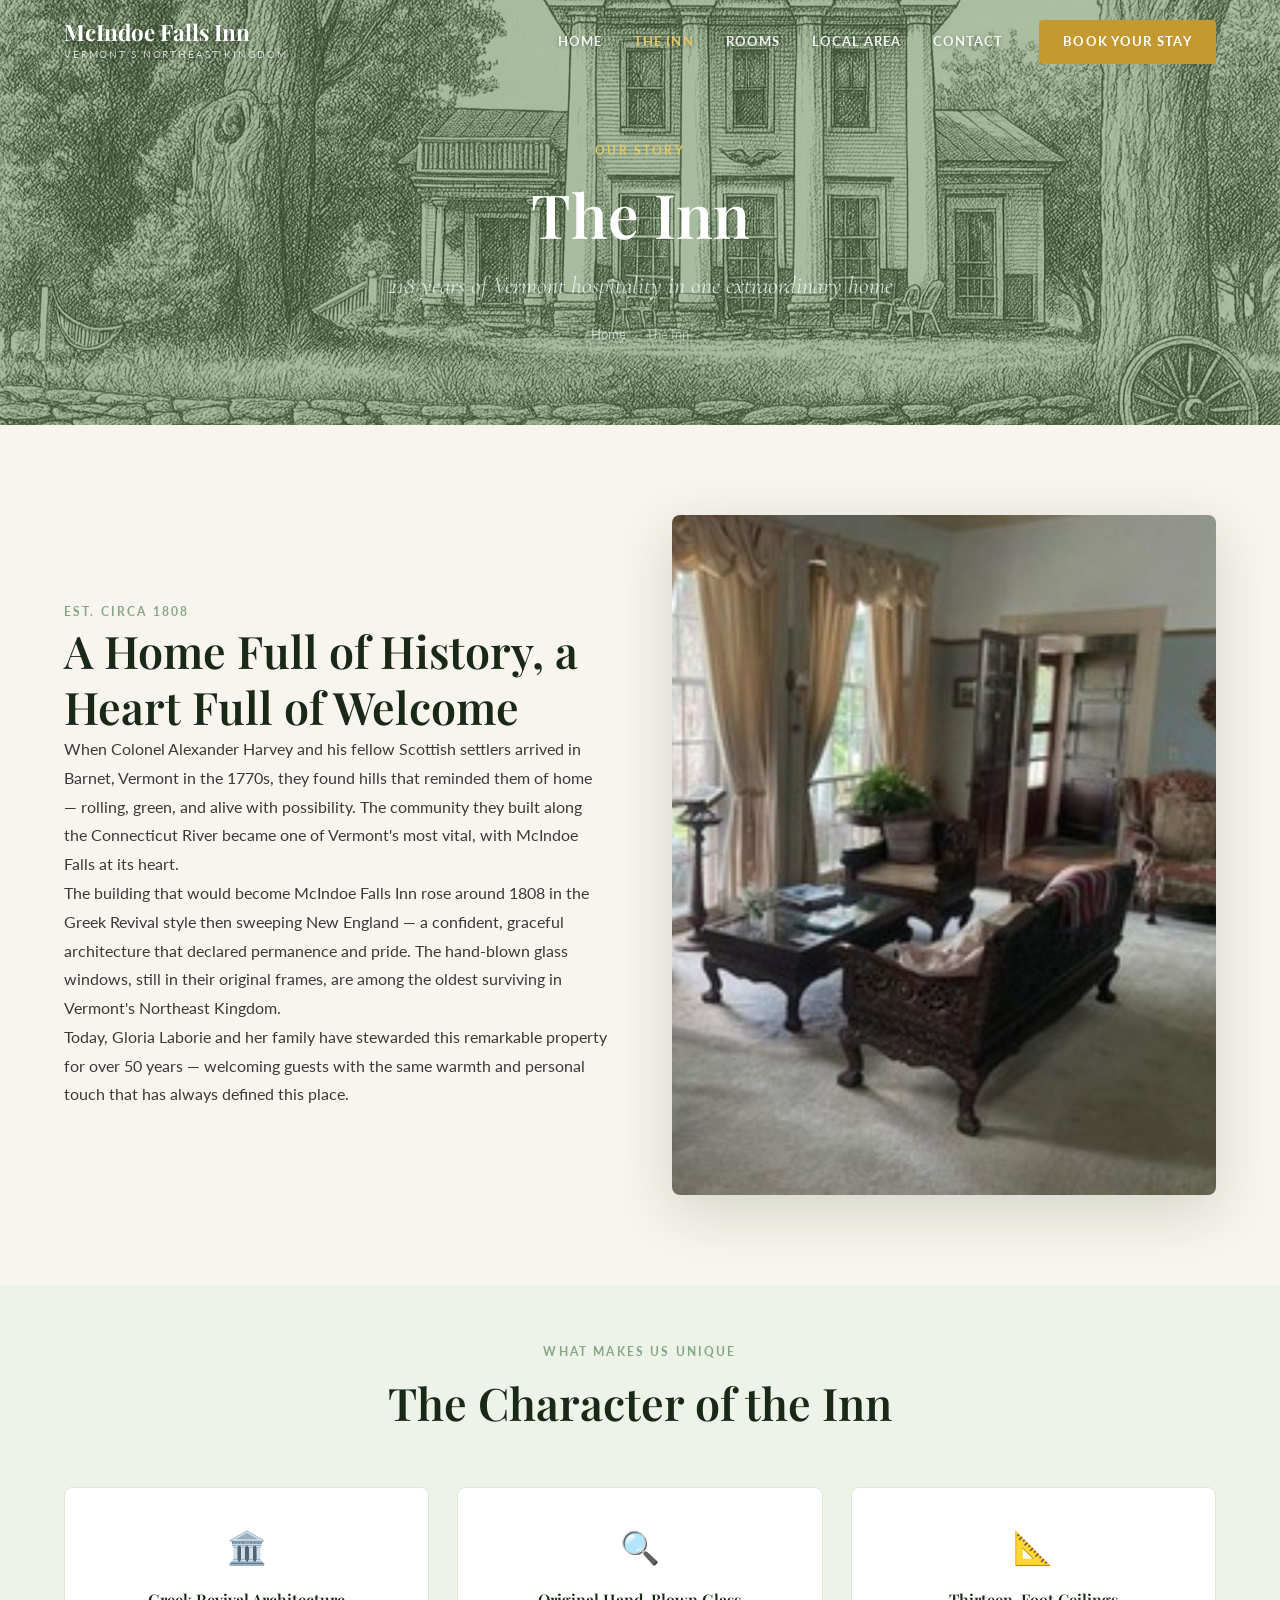
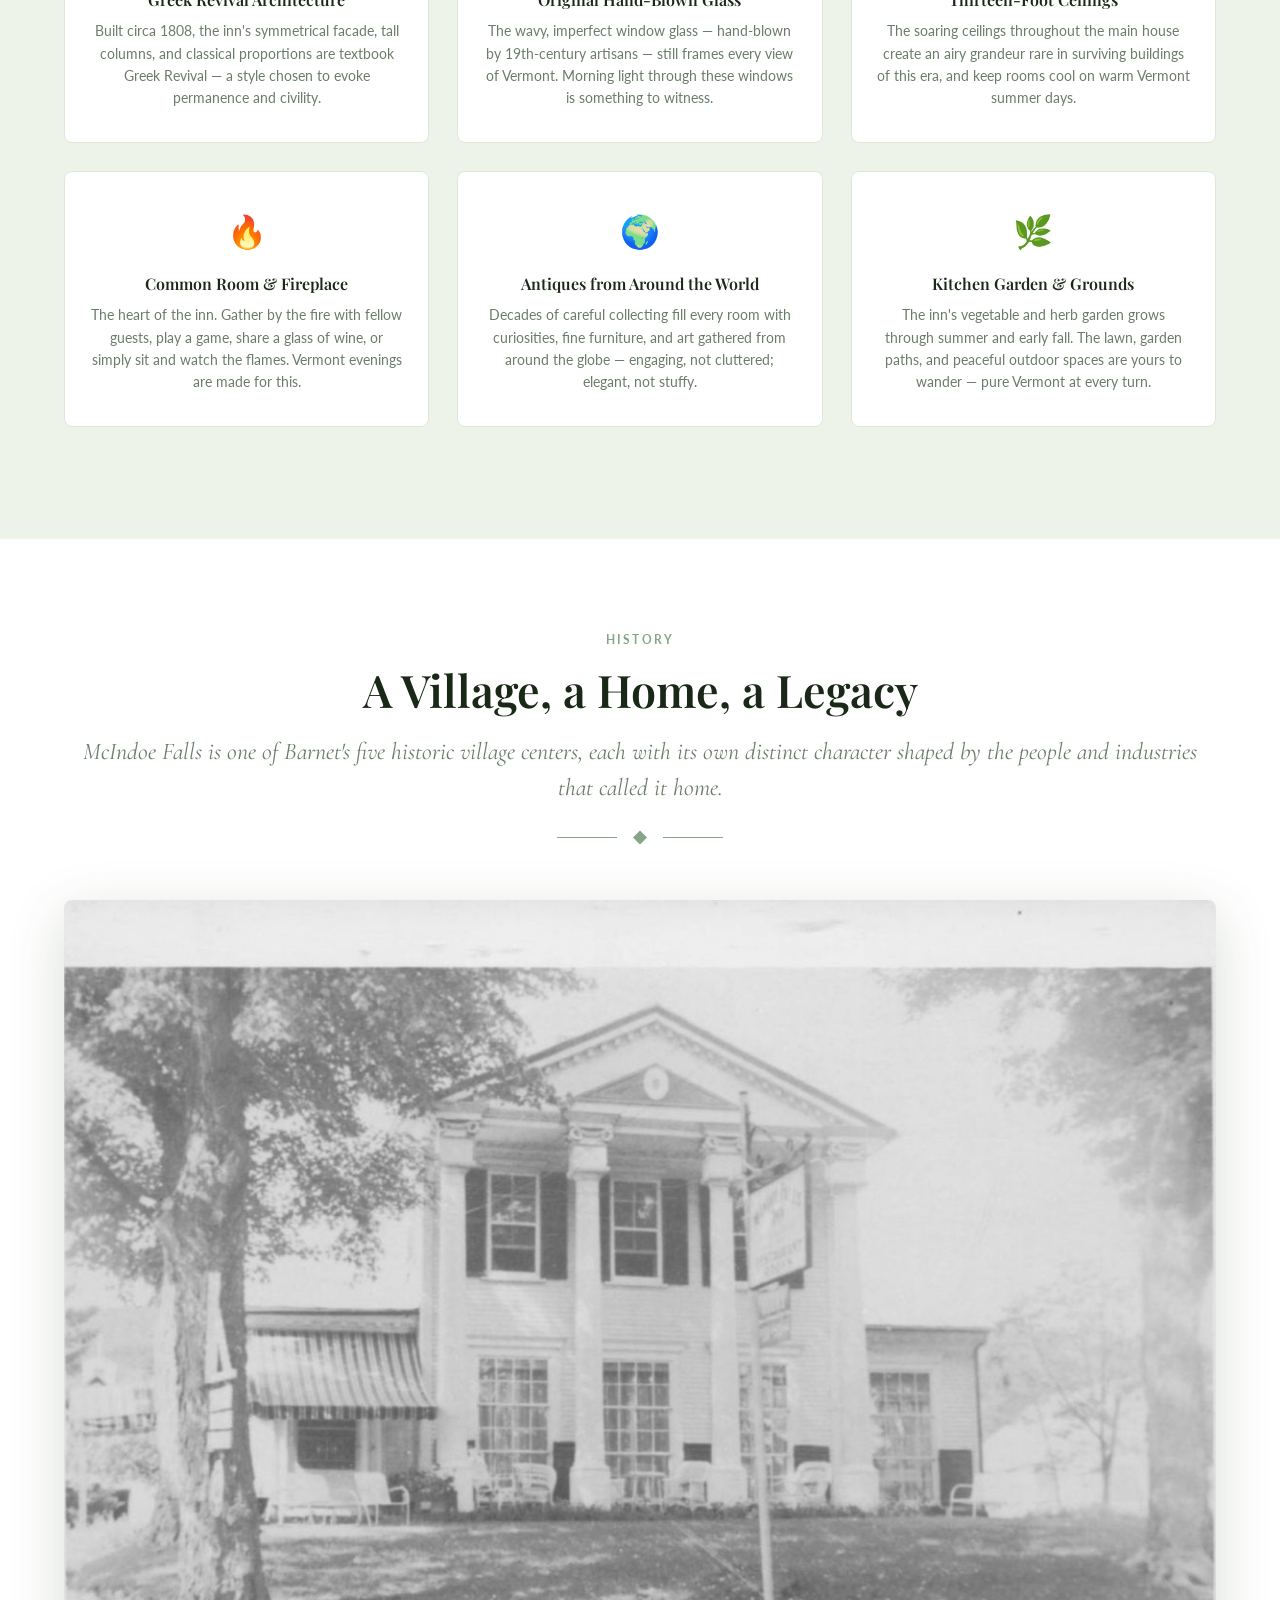
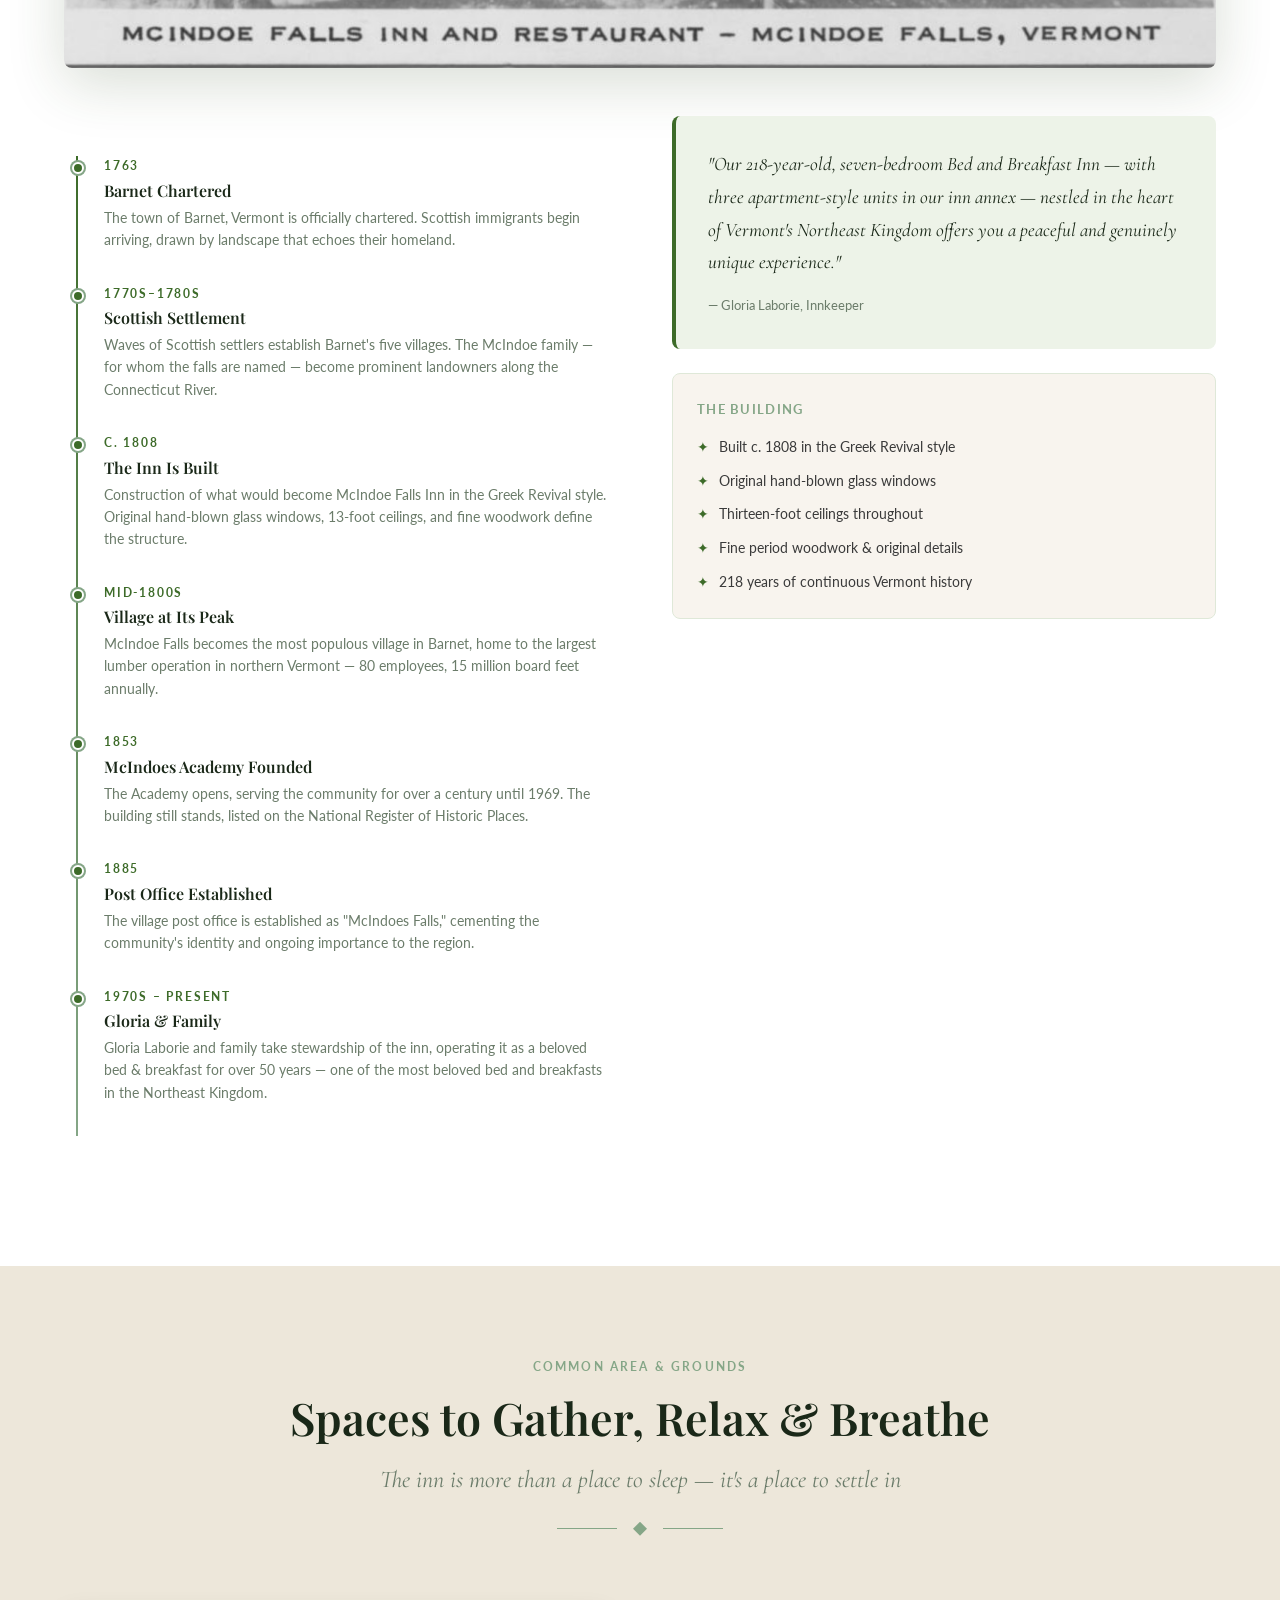
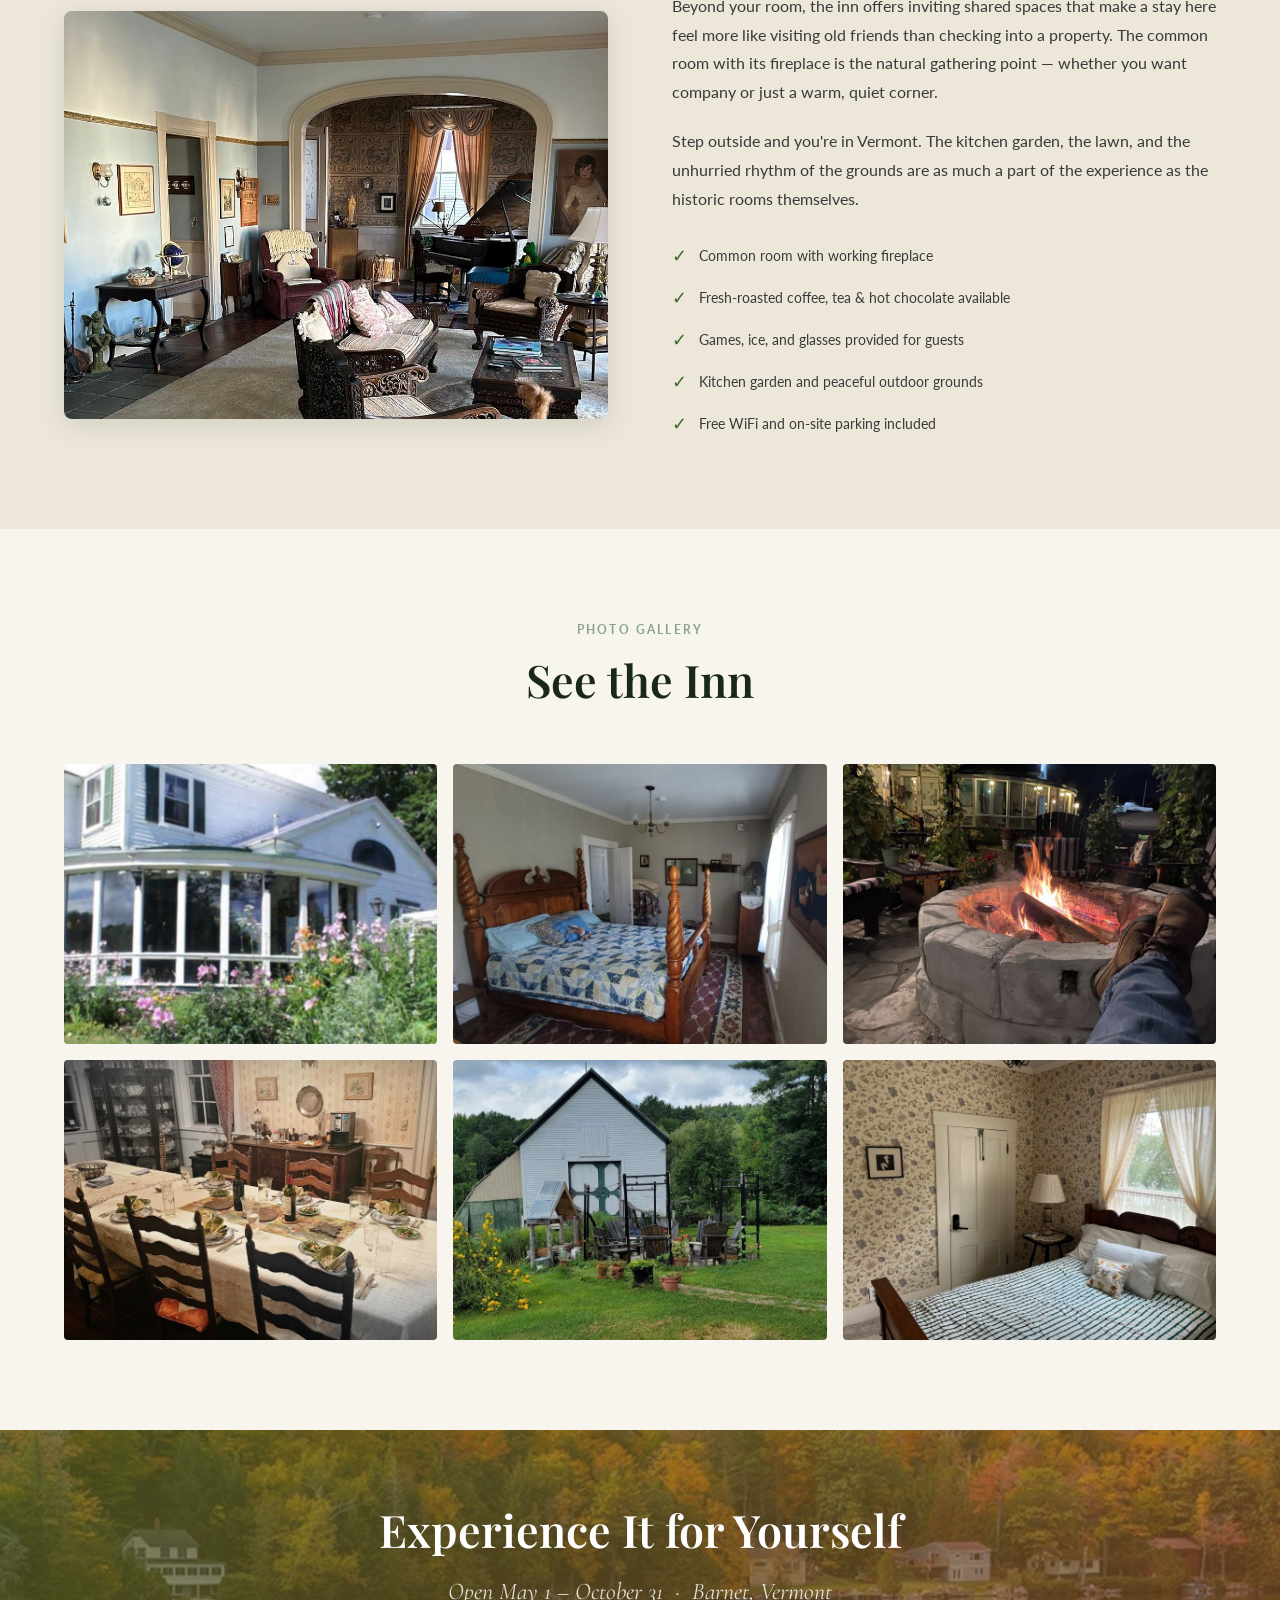
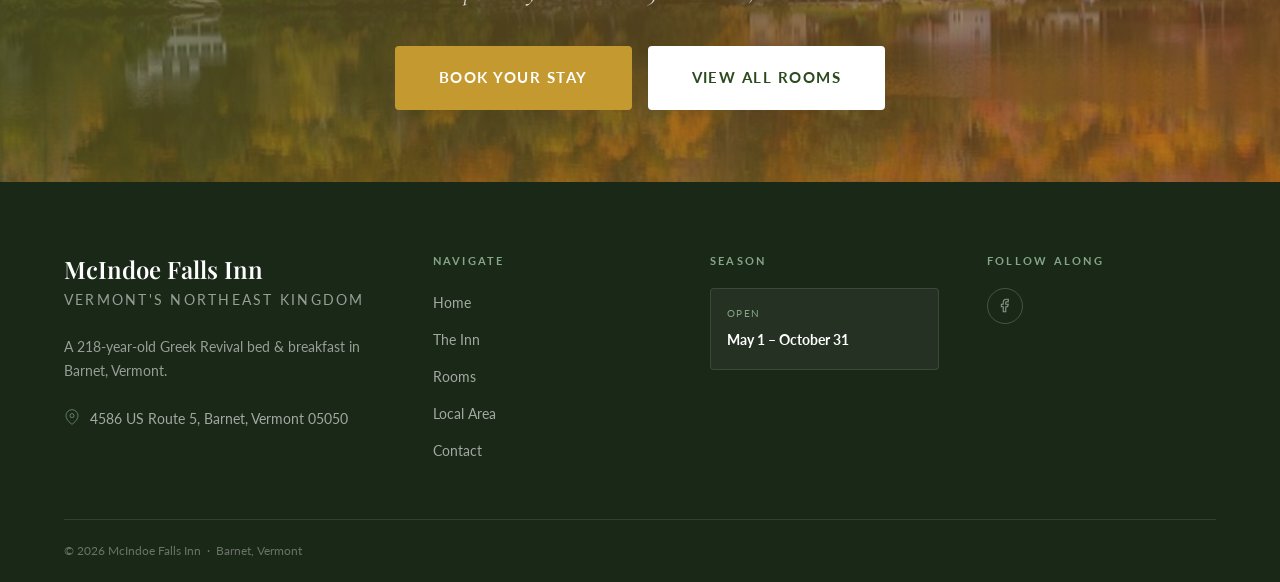
<file: our-inn.html>
<!DOCTYPE html>
<html lang="en">
<head>
  <meta charset="UTF-8">
  <meta name="viewport" content="width=device-width, initial-scale=1.0">
  <title>The Inn | McIndoe Falls Inn — Vermont's Northeast Kingdom</title>
  <meta name="description" content="Learn about McIndoe Falls Inn — a 218-year-old Greek Revival home in Vermont's Northeast Kingdom, operated by Gloria Laborie and family for over 50 years.">
  <link rel="preconnect" href="https://fonts.googleapis.com">
  <link rel="preconnect" href="https://fonts.gstatic.com" crossorigin>
  <link href="https://fonts.googleapis.com/css2?family=Playfair+Display:ital,wght@0,400;0,600;0,700;1,400;1,600&family=Lato:wght@300;400;700&family=Cormorant+Garamond:ital,wght@0,400;1,400;1,500&display=swap" rel="stylesheet">
  <link rel="stylesheet" href="css/styles.css">
  <style>
    /* ── Page-specific styles ── */
    .inn-feature-grid {
      display: grid;
      grid-template-columns: repeat(3, 1fr);
      gap: 28px;
      margin: 56px 0;
    }
    .inn-feature-item {
      text-align: center;
      padding: 32px 24px;
      background: var(--white);
      border-radius: var(--radius-lg);
      border: 1px solid var(--border-light);
      transition: var(--transition);
    }
    .inn-feature-item:hover {
      border-color: var(--green-sage);
      box-shadow: var(--shadow-sm);
      transform: translateY(-4px);
    }
    .inn-feature-icon {
      font-size: 2rem;
      margin-bottom: 16px;
    }
    .inn-feature-item h4 {
      margin-bottom: 10px;
      font-size: 1rem;
    }
    .inn-feature-item p {
      font-size: .875rem;
      color: var(--text-muted);
      line-height: 1.6;
    }
    .timeline {
      position: relative;
      padding-left: 40px;
      margin: 40px 0;
    }
    .timeline::before {
      content: '';
      position: absolute;
      left: 12px;
      top: 0; bottom: 0;
      width: 2px;
      background: linear-gradient(to bottom, var(--green-mid), var(--green-sage));
    }
    .timeline-item {
      position: relative;
      margin-bottom: 32px;
    }
    .timeline-item::before {
      content: '';
      position: absolute;
      left: -32px;
      top: 6px;
      width: 12px; height: 12px;
      border-radius: 50%;
      background: var(--green-mid);
      border: 2px solid var(--white);
      box-shadow: 0 0 0 2px var(--green-sage);
    }
    .timeline-year {
      font-size: .75rem;
      font-weight: 700;
      letter-spacing: .15em;
      text-transform: uppercase;
      color: var(--green-mid);
      margin-bottom: 4px;
    }
    .timeline-item h4 { margin-bottom: 6px; font-size: 1rem; }
    .timeline-item p  { font-size: .875rem; color: var(--text-muted); line-height: 1.6; margin: 0; }
    .inn-gallery-grid {
      display: grid;
      grid-template-columns: repeat(3, 1fr);
      gap: 16px;
      margin-top: 48px;
    }
    .inn-gallery-item {
      border-radius: var(--radius);
      overflow: hidden;
      aspect-ratio: 4/3;
      transition: var(--transition);
    }
    .inn-gallery-item img {
      width: 100%;
      height: 100%;
      object-fit: cover;
      display: block;
    }
    .inn-gallery-item:hover { transform: scale(.99); }
    @media (max-width: 1024px) {
      .inn-feature-grid { grid-template-columns: repeat(2, 1fr); }
    }
    @media (max-width: 768px) {
      .inn-feature-grid { grid-template-columns: 1fr; }
      .inn-gallery-grid { grid-template-columns: 1fr; }
      .inn-gallery-item:first-child { grid-column: span 1; }
      .timeline { padding-left: 28px; }
    }
    @media (max-width: 480px) {
      .inn-feature-grid { gap: 16px; }
      .inn-feature-item { padding: 24px 18px; }
    }
  </style>
</head>
<body>

  <header class="site-header scrolled" role="banner">
    <div class="header-inner">
      <a href="index.html" class="nav-logo">
        <span class="nav-logo-text">McIndoe Falls Inn</span>
        <span class="nav-logo-sub">Vermont's Northeast Kingdom</span>
      </a>
      <button class="nav-toggle" aria-label="Open navigation" aria-expanded="false"><span></span><span></span><span></span></button>
      <nav class="nav-menu" aria-label="Primary navigation">
        <a href="index.html"          class="nav-link">Home</a>
        <a href="our-inn.html"        class="nav-link">The Inn</a>
        <a href="accommodations.html" class="nav-link">Rooms</a>
        <a href="local-area.html"     class="nav-link">Local Area</a>
        <a href="contact.html"        class="nav-link">Contact</a>
        <a href="https://v2.reservationkey.com/87810/reserve/" target="_blank" rel="noopener"               class="nav-link nav-book">Book Your Stay</a>
      </nav>
    </div>
  </header>

  <main>

    <section class="page-hero">
      <div class="page-hero-content">
        <p class="eyebrow">Our Story</p>
        <h1>The Inn</h1>
        <p class="tagline">218 years of Vermont hospitality in one extraordinary home</p>
        <nav class="breadcrumb" aria-label="Breadcrumb">
          <a href="index.html">Home</a>
          <span class="breadcrumb-sep">›</span>
          <span>The Inn</span>
        </nav>
      </div>
    </section>

    <!-- INTRO -->
    <section class="section" style="background:var(--cream);">
      <div class="container">
        <div class="grid-2">
          <div>
            <p class="eyebrow fade-up">Est. circa 1808</p>
            <h2 class="fade-up fade-up-delay-1">A Home Full of History, a Heart Full of Welcome</h2>
            <p class="fade-up fade-up-delay-2">
              When Colonel Alexander Harvey and his fellow Scottish settlers arrived in Barnet,
              Vermont in the 1770s, they found hills that reminded them of home — rolling, green,
              and alive with possibility. The community they built along the Connecticut River
              became one of Vermont's most vital, with McIndoe Falls at its heart.
            </p>
            <p class="fade-up fade-up-delay-2">
              The building that would become McIndoe Falls Inn rose around 1808 in the Greek
              Revival style then sweeping New England — a confident, graceful architecture that
              declared permanence and pride. The hand-blown glass windows, still in their
              original frames, are among the oldest surviving in Vermont's Northeast Kingdom.
            </p>
            <p class="fade-up fade-up-delay-2">
              Today, Gloria Laborie and her family have stewarded this remarkable property
              for over 50 years — welcoming guests with the same warmth and personal touch
              that has always defined this place.
            </p>
          </div>
          <div class="fade-up fade-up-delay-2">
            <img src="images/inn-parlor.jpg" alt="The inn's historic parlor" style="width:100%;aspect-ratio:4/5;border-radius:8px;box-shadow:var(--shadow-lg);object-fit:cover;display:block;">
          </div>
        </div>
      </div>
    </section>

    <!-- FEATURES GRID -->
    <section class="section--sm" style="background:var(--green-pale);">
      <div class="container">
        <div class="section-header">
          <p class="eyebrow fade-up">What Makes Us Unique</p>
          <h2 class="fade-up fade-up-delay-1">The Character of the Inn</h2>
        </div>
        <div class="inn-feature-grid">
          <div class="inn-feature-item fade-up">
            <div class="inn-feature-icon">🏛️</div>
            <h4>Greek Revival Architecture</h4>
            <p>Built circa 1808, the inn's symmetrical facade, tall columns, and classical proportions are textbook Greek Revival — a style chosen to evoke permanence and civility.</p>
          </div>
          <div class="inn-feature-item fade-up fade-up-delay-1">
            <div class="inn-feature-icon">🔍</div>
            <h4>Original Hand-Blown Glass</h4>
            <p>The wavy, imperfect window glass — hand-blown by 19th-century artisans — still frames every view of Vermont. Morning light through these windows is something to witness.</p>
          </div>
          <div class="inn-feature-item fade-up fade-up-delay-2">
            <div class="inn-feature-icon">📐</div>
            <h4>Thirteen-Foot Ceilings</h4>
            <p>The soaring ceilings throughout the main house create an airy grandeur rare in surviving buildings of this era, and keep rooms cool on warm Vermont summer days.</p>
          </div>
          <div class="inn-feature-item fade-up">
            <div class="inn-feature-icon">🔥</div>
            <h4>Common Room &amp; Fireplace</h4>
            <p>The heart of the inn. Gather by the fire with fellow guests, play a game, share a glass of wine, or simply sit and watch the flames. Vermont evenings are made for this.</p>
          </div>
          <div class="inn-feature-item fade-up fade-up-delay-1">
            <div class="inn-feature-icon">🌍</div>
            <h4>Antiques from Around the World</h4>
            <p>Decades of careful collecting fill every room with curiosities, fine furniture, and art gathered from around the globe — engaging, not cluttered; elegant, not stuffy.</p>
          </div>
          <div class="inn-feature-item fade-up fade-up-delay-2">
            <div class="inn-feature-icon">🌿</div>
            <h4>Kitchen Garden &amp; Grounds</h4>
            <p>The inn's vegetable and herb garden grows through summer and early fall. The lawn, garden paths, and peaceful outdoor spaces are yours to wander — pure Vermont at every turn.</p>
          </div>
        </div>
      </div>
    </section>

    <!-- TIMELINE -->
    <section class="section" style="background:var(--white);">
      <div class="container">

        <!-- Section header -->
        <div class="section-header fade-up">
          <p class="eyebrow">History</p>
          <h2>A Village, a Home, a Legacy</h2>
          <p class="tagline">McIndoe Falls is one of Barnet's five historic village centers, each with its own distinct character shaped by the people and industries that called it home.</p>
          <div class="divider"><div class="divider-leaf"></div></div>
        </div>

        <!-- Landscape image -->
        <div class="fade-up" style="margin-bottom:48px;">
          <img src="images/inn-historic.jpg" alt="Historic McIndoe Falls Inn"
               style="width:100%;aspect-ratio:3/2;border-radius:var(--radius-lg);box-shadow:var(--shadow-lg);object-fit:cover;display:block;">
        </div>

        <!-- Timeline + Quote side by side -->
        <div class="grid-2" style="align-items:start;">
          <div class="timeline fade-up">
            <div class="timeline-item">
              <div class="timeline-year">1763</div>
              <h4>Barnet Chartered</h4>
              <p>The town of Barnet, Vermont is officially chartered. Scottish immigrants begin arriving, drawn by landscape that echoes their homeland.</p>
            </div>
            <div class="timeline-item">
              <div class="timeline-year">1770s–1780s</div>
              <h4>Scottish Settlement</h4>
              <p>Waves of Scottish settlers establish Barnet's five villages. The McIndoe family — for whom the falls are named — become prominent landowners along the Connecticut River.</p>
            </div>
            <div class="timeline-item">
              <div class="timeline-year">c. 1808</div>
              <h4>The Inn Is Built</h4>
              <p>Construction of what would become McIndoe Falls Inn in the Greek Revival style. Original hand-blown glass windows, 13-foot ceilings, and fine woodwork define the structure.</p>
            </div>
            <div class="timeline-item">
              <div class="timeline-year">Mid-1800s</div>
              <h4>Village at Its Peak</h4>
              <p>McIndoe Falls becomes the most populous village in Barnet, home to the largest lumber operation in northern Vermont — 80 employees, 15 million board feet annually.</p>
            </div>
            <div class="timeline-item">
              <div class="timeline-year">1853</div>
              <h4>McIndoes Academy Founded</h4>
              <p>The Academy opens, serving the community for over a century until 1969. The building still stands, listed on the National Register of Historic Places.</p>
            </div>
            <div class="timeline-item">
              <div class="timeline-year">1885</div>
              <h4>Post Office Established</h4>
              <p>The village post office is established as "McIndoes Falls," cementing the community's identity and ongoing importance to the region.</p>
            </div>
            <div class="timeline-item">
              <div class="timeline-year">1970s – Present</div>
              <h4>Gloria &amp; Family</h4>
              <p>Gloria Laborie and family take stewardship of the inn, operating it as a beloved bed &amp; breakfast for over 50 years — one of the most beloved bed and breakfasts in the Northeast Kingdom.</p>
            </div>
          </div>

          <div class="fade-up fade-up-delay-1" style="position:sticky;top:100px;">
            <div style="background:var(--green-pale);border-radius:var(--radius-lg);padding:32px;border-left:4px solid var(--green-mid);margin-bottom:24px;">
              <p style="font-family:var(--font-script);font-style:italic;font-size:1.2rem;color:var(--text-dark);line-height:1.7;margin:0;">
                "Our 218-year-old, seven-bedroom Bed and Breakfast Inn — with three apartment-style units in our inn annex — nestled in the heart of
                Vermont's Northeast Kingdom offers you a peaceful and genuinely unique experience."
              </p>
              <cite style="display:block;margin-top:16px;font-size:.8rem;color:var(--text-muted);font-style:normal;">
                — Gloria Laborie, Innkeeper
              </cite>
            </div>
            <div style="background:var(--cream);border-radius:var(--radius-lg);padding:24px;border:1px solid var(--border-light);">
              <p style="font-size:.8rem;font-weight:700;letter-spacing:.1em;text-transform:uppercase;color:var(--green-sage);margin-bottom:14px;">The Building</p>
              <ul style="list-style:none;padding:0;display:flex;flex-direction:column;gap:10px;">
                <li style="display:flex;gap:10px;font-size:.875rem;color:var(--text-body);"><span style="color:var(--green-mid);">✦</span> Built c. 1808 in the Greek Revival style</li>
                <li style="display:flex;gap:10px;font-size:.875rem;color:var(--text-body);"><span style="color:var(--green-mid);">✦</span> Original hand-blown glass windows</li>
                <li style="display:flex;gap:10px;font-size:.875rem;color:var(--text-body);"><span style="color:var(--green-mid);">✦</span> Thirteen-foot ceilings throughout</li>
                <li style="display:flex;gap:10px;font-size:.875rem;color:var(--text-body);"><span style="color:var(--green-mid);">✦</span> Fine period woodwork &amp; original details</li>
                <li style="display:flex;gap:10px;font-size:.875rem;color:var(--text-body);"><span style="color:var(--green-mid);">✦</span> 218 years of continuous Vermont history</li>
              </ul>
            </div>
          </div>
        </div>

      </div>
    </section>

    <!-- COMMON AREA & GROUNDS -->
    <section id="common-area" class="section" style="background:var(--cream-dark);">
      <div class="container">
        <div class="section-header">
          <p class="eyebrow fade-up">Common Area &amp; Grounds</p>
          <h2 class="fade-up fade-up-delay-1">Spaces to Gather, Relax &amp; Breathe</h2>
          <p class="tagline fade-up fade-up-delay-2">The inn is more than a place to sleep — it's a place to settle in</p>
          <div class="divider fade-up"><div class="divider-leaf"></div></div>
        </div>
        <div class="grid-2">
          <div class="fade-up">
            <img src="images/common-room.jpg" alt="Common room with fireplace at McIndoe Falls Inn" style="width:100%;aspect-ratio:4/3;border-radius:8px;box-shadow:var(--shadow-md);object-fit:cover;display:block;">
          </div>
          <div>
            <p class="fade-up fade-up-delay-1" style="margin-bottom:20px;">
              Beyond your room, the inn offers inviting shared spaces that make a stay here
              feel more like visiting old friends than checking into a property. The common
              room with its fireplace is the natural gathering point — whether you want
              company or just a warm, quiet corner.
            </p>
            <p class="fade-up fade-up-delay-1" style="margin-bottom:28px;">
              Step outside and you're in Vermont. The kitchen garden, the lawn, and the
              unhurried rhythm of the grounds are as much a part of the experience as the
              historic rooms themselves.
            </p>
            <ul style="display:flex;flex-direction:column;gap:12px;" class="fade-up fade-up-delay-2">
              <li style="display:flex;align-items:center;gap:12px;font-size:.9rem;color:var(--text-body);">
                <span style="color:var(--green-mid);font-size:1.1rem;">✓</span>
                Common room with working fireplace
              </li>
              <li style="display:flex;align-items:center;gap:12px;font-size:.9rem;color:var(--text-body);">
                <span style="color:var(--green-mid);font-size:1.1rem;">✓</span>
                Fresh-roasted coffee, tea &amp; hot chocolate available
              </li>
              <li style="display:flex;align-items:center;gap:12px;font-size:.9rem;color:var(--text-body);">
                <span style="color:var(--green-mid);font-size:1.1rem;">✓</span>
                Games, ice, and glasses provided for guests
              </li>
              <li style="display:flex;align-items:center;gap:12px;font-size:.9rem;color:var(--text-body);">
                <span style="color:var(--green-mid);font-size:1.1rem;">✓</span>
                Kitchen garden and peaceful outdoor grounds
              </li>
              <li style="display:flex;align-items:center;gap:12px;font-size:.9rem;color:var(--text-body);">
                <span style="color:var(--green-mid);font-size:1.1rem;">✓</span>
                Free WiFi and on-site parking included
              </li>
            </ul>
          </div>
        </div>
      </div>
    </section>

    <!-- GALLERY -->
    <section class="section" style="background:var(--cream);">
      <div class="container">
        <div class="section-header">
          <p class="eyebrow fade-up">Photo Gallery</p>
          <h2 class="fade-up fade-up-delay-1">See the Inn</h2>
        </div>
        <div class="inn-gallery-grid">
          <div class="inn-gallery-item fade-up">
            <img src="images/gallery-exterior.jpg" alt="Inn exterior in autumn" style="width:100%;height:100%;object-fit:cover;">
          </div>
          <div class="inn-gallery-item fade-up fade-up-delay-1">
            <img src="images/gallery-room1.jpg" alt="Bedroom interior" style="width:100%;height:100%;object-fit:cover;">
          </div>
          <div class="inn-gallery-item fade-up fade-up-delay-1">
            <img src="images/gallery-grounds.jpg" alt="Inn grounds and garden" style="width:100%;height:100%;object-fit:cover;">
          </div>
          <div class="inn-gallery-item fade-up fade-up-delay-2">
            <img src="images/gallery-common.jpg" alt="Common room with fireplace" style="width:100%;height:100%;object-fit:cover;">
          </div>
          <div class="inn-gallery-item fade-up fade-up-delay-2">
            <img src="images/gallery-garden.jpg" alt="Inn garden" style="width:100%;height:100%;object-fit:cover;">
          </div>
          <div class="inn-gallery-item fade-up fade-up-delay-3">
            <img src="images/gallery-room2.jpg" alt="Another bedroom" style="width:100%;height:100%;object-fit:cover;">
          </div>
        </div>
      </div>
    </section>

    <!-- CTA -->
    <section id="book" class="cta-banner">
      <div class="cta-banner-overlay"></div>
      <div class="container">
        <div class="cta-banner-content">
          <h2 class="fade-up">Experience It for Yourself</h2>
          <p class="tagline fade-up fade-up-delay-1">Open May 1 – October 31 &nbsp;·&nbsp; Barnet, Vermont</p>
          <div class="cta-buttons fade-up fade-up-delay-2">
            <a href="https://v2.reservationkey.com/87810/reserve/" target="_blank" rel="noopener" class="btn btn-gold btn-lg">Book Your Stay</a>
            <a href="accommodations.html" class="btn btn-white btn-lg">View All Rooms</a>
          </div>
        </div>
      </div>
    </section>

  </main>

  <footer class="site-footer" role="contentinfo">
    <div class="container">
      <div class="footer-grid">
        <div class="footer-brand">
          <h3>McIndoe Falls Inn</h3>
          <p class="footer-brand-sub">Vermont's Northeast Kingdom</p>
          <p>A 218-year-old Greek Revival bed &amp; breakfast in Barnet, Vermont.</p>
          <div class="footer-contact-item">
            <svg viewBox="0 0 24 24" aria-hidden="true"><path d="M21 10c0 7-9 13-9 13s-9-6-9-13a9 9 0 0118 0z"/><circle cx="12" cy="10" r="3"/></svg>
            <span>4586 US Route 5, Barnet, Vermont 05050</span>
          </div>
        </div>
        <div class="footer-col">
          <h4>Navigate</h4>
          <ul class="footer-links">
            <li><a href="index.html">Home</a></li>
            <li><a href="our-inn.html">The Inn</a></li>
            <li><a href="accommodations.html">Rooms</a></li>
            <li><a href="local-area.html">Local Area</a></li>
            <li><a href="contact.html">Contact</a></li>
          </ul>
        </div>
        <div class="footer-col">
          <h4>Season</h4>
          <div class="footer-season-block">
            <div class="season-label">Open</div>
            <strong>May 1 – October 31</strong>
          </div>
        </div>
        <div class="footer-col">
          <h4>Follow Along</h4>
          <div class="social-links" style="margin-top:12px;">
            <a href="https://www.facebook.com/McIndoeFallsInn/" class="social-link" target="_blank" rel="noopener" aria-label="Facebook">
              <svg viewBox="0 0 24 24"><path d="M18 2h-3a5 5 0 00-5 5v3H7v4h3v8h4v-8h3l1-4h-4V7a1 1 0 011-1h3z"/></svg>
            </a>
          </div>
        </div>
      </div>
      <div class="footer-bottom">
        <span>&copy; 2026 McIndoe Falls Inn &nbsp;·&nbsp; Barnet, Vermont</span>
      </div>
    </div>
  </footer>

  <script src="js/main.js"></script>
</body>
</html>
</file>
<file: css/styles.css>
/* =========================================================
   McIndoe Falls Inn — Redesigned Stylesheet
   Color palette derived from original site CSS:
     #78AD1F / #57830C / #459737 (greens)
     #4F0202 (burgundy)
     #85A687 / #97A694 (sage)
   Elevated for high-end B&B market
   ========================================================= */

/* ── Custom Properties ── */
:root {
  --green-deep:    #2B4A1E;
  --green-mid:     #3D6B29;
  --green-bright:  #4A7A32;
  --green-accent:  #78AD1F;
  --green-sage:    #85A687;
  --green-pale:    #EDF3E8;
  --green-wash:    #F3F7F0;
  --gold:          #C49A30;
  --gold-light:    #E2C96A;
  --gold-pale:     #F9F3E3;
  --burgundy:      #6B1A1A;
  --burgundy-light:#8B2020;
  --cream:         #F8F4EE;
  --cream-dark:    #EDE7DA;
  --white:         #FFFFFF;
  --text-dark:     #1A2818;
  --text-body:     #3A3A3A;
  --text-muted:    #6B7C6A;
  --border:        #C8D8C0;
  --border-light:  #DFE8D8;
  --shadow-sm:     0 2px 12px rgba(43,74,30,.10);
  --shadow-md:     0 6px 28px rgba(43,74,30,.14);
  --shadow-lg:     0 16px 56px rgba(43,74,30,.18);
  --radius:        4px;
  --radius-lg:     8px;
  --transition:    all .3s ease;
  --font-serif:    'Playfair Display', Georgia, serif;
  --font-sans:     'Lato', 'Helvetica Neue', Arial, sans-serif;
  --font-script:   'Cormorant Garamond', Georgia, serif;
}

/* ── Reset & Base ── */
*, *::before, *::after { box-sizing: border-box; margin: 0; padding: 0; }
html { scroll-behavior: smooth; font-size: 16px; }
body {
  font-family: var(--font-sans);
  color: var(--text-body);
  background: var(--cream);
  line-height: 1.7;
  -webkit-font-smoothing: antialiased;
  overflow-x: hidden;
}
img { display: block; max-width: 100%; height: auto; }
a { color: var(--green-mid); text-decoration: none; transition: var(--transition); }
a:hover { color: var(--green-bright); }
ul { list-style: none; }

/* ── Typography ── */
h1, h2, h3, h4 {
  font-family: var(--font-serif);
  color: var(--text-dark);
  line-height: 1.25;
  font-weight: 600;
}
h1 { font-size: clamp(2.2rem, 5vw, 3.8rem); }
h2 { font-size: clamp(1.8rem, 3.5vw, 2.8rem); }
h3 { font-size: clamp(1.25rem, 2.5vw, 1.75rem); }
h4 { font-size: 1.15rem; font-weight: 600; }
p  { font-size: 1.0rem; line-height: 1.8; color: var(--text-body); }

.eyebrow {
  font-family: var(--font-sans);
  font-size: .75rem;
  font-weight: 700;
  letter-spacing: .18em;
  text-transform: uppercase;
  color: var(--green-sage);
}
.tagline {
  font-family: var(--font-script);
  font-style: italic;
  font-size: clamp(1.1rem, 2vw, 1.5rem);
  color: var(--text-muted);
  line-height: 1.5;
}

/* ── Layout Utilities ── */
.container {
  width: 90%;
  max-width: 1160px;
  margin: 0 auto;
}
.container--narrow { max-width: 780px; }
.section { padding: 90px 0; }
.section--sm { padding: 56px 0; }
.section--lg { padding: 120px 0; }
.grid-2 { display: grid; grid-template-columns: 1fr 1fr; gap: 64px; align-items: center; }
.grid-3 { display: grid; grid-template-columns: repeat(3, 1fr); gap: 32px; }
.grid-4 { display: grid; grid-template-columns: repeat(4, 1fr); gap: 24px; }
.text-center { text-align: center; }
.text-left  { text-align: left; }
.flex-center { display: flex; align-items: center; justify-content: center; }
.gap-8  { gap: 8px; }
.gap-16 { gap: 16px; }

/* ── Buttons ── */
.btn {
  display: inline-block;
  padding: 14px 32px;
  font-family: var(--font-sans);
  font-size: .875rem;
  font-weight: 700;
  letter-spacing: .1em;
  text-transform: uppercase;
  border-radius: var(--radius);
  transition: var(--transition);
  cursor: pointer;
  border: 2px solid transparent;
  text-align: center;
  -webkit-tap-highlight-color: transparent;
  touch-action: manipulation;
}
.btn-primary {
  background: var(--green-mid);
  color: var(--white);
  border-color: var(--green-mid);
}
.btn-primary:hover {
  background: var(--green-deep);
  border-color: var(--green-deep);
  color: var(--white);
  transform: translateY(-2px);
  box-shadow: var(--shadow-md);
}
.btn-outline {
  background: transparent;
  color: var(--green-mid);
  border-color: var(--green-mid);
}
.btn-outline:hover {
  background: var(--green-mid);
  color: var(--white);
  transform: translateY(-2px);
}
.btn-gold {
  background: var(--gold);
  color: var(--white);
  border-color: var(--gold);
}
.btn-gold:hover {
  background: var(--green-deep);
  border-color: var(--green-deep);
  color: var(--white);
  transform: translateY(-2px);
  box-shadow: var(--shadow-md);
}
.btn-white {
  background: var(--white);
  color: var(--green-deep);
  border-color: var(--white);
}
.btn-white:hover {
  background: transparent;
  color: var(--white);
}
.btn-lg { padding: 17px 42px; font-size: .925rem; }

/* ── Decorative Divider ── */
.divider {
  display: flex;
  align-items: center;
  gap: 16px;
  margin: 24px auto;
  width: fit-content;
}
.divider::before,
.divider::after {
  content: '';
  display: block;
  width: 60px;
  height: 1px;
  background: var(--green-sage);
}
.divider-leaf {
  width: 14px;
  height: 14px;
  background: var(--green-sage);
  clip-path: polygon(50% 0%, 100% 50%, 50% 100%, 0% 50%);
}
.section-header {
  text-align: center;
  margin-bottom: 56px;
}
.section-header .eyebrow { margin-bottom: 12px; }
.section-header h2 { margin-bottom: 16px; }
.section-header .tagline { margin-bottom: 0; }

/* ============================================================
   HEADER & NAVIGATION
   ============================================================ */
.site-header {
  position: fixed;
  top: 0; left: 0; right: 0;
  z-index: 1000;
  transition: var(--transition);
}
.site-header.scrolled {
  background: var(--green-deep);
  box-shadow: var(--shadow-md);
}
.site-header.scrolled .nav-logo-text { color: var(--white); }
.site-header.scrolled .nav-link { color: rgba(255,255,255,.85); }
.site-header.scrolled .nav-link:hover { color: var(--gold-light); }

.header-inner {
  display: flex;
  align-items: center;
  justify-content: space-between;
  padding: 20px 0;
  width: 90%;
  max-width: 1160px;
  margin: 0 auto;
  transition: padding .3s ease;
}
.site-header.scrolled .header-inner { padding: 14px 0; }

.nav-logo {
  display: flex;
  flex-direction: column;
  align-items: flex-start;
  gap: 1px;
  text-decoration: none;
}
.nav-logo-text {
  font-family: var(--font-serif);
  font-size: 1.4rem;
  font-weight: 700;
  color: var(--white);
  line-height: 1.1;
  text-shadow: 0 2px 8px rgba(0,0,0,.4);
  transition: color .3s;
}
.nav-logo-sub {
  font-family: var(--font-sans);
  font-size: .65rem;
  letter-spacing: .18em;
  text-transform: uppercase;
  color: rgba(255,255,255,.75);
  text-shadow: 0 1px 4px rgba(0,0,0,.4);
}
.site-header.scrolled .nav-logo-sub { color: var(--green-sage); }

.nav-menu {
  display: flex;
  align-items: center;
  gap: 8px;
}
.nav-link {
  font-family: var(--font-sans);
  font-size: .8rem;
  font-weight: 700;
  letter-spacing: .08em;
  text-transform: uppercase;
  color: rgba(255,255,255,.9);
  padding: 6px 12px;
  border-radius: var(--radius);
  transition: var(--transition);
  text-shadow: 0 1px 4px rgba(0,0,0,.3);
  position: relative;
}
.nav-link::after {
  content: '';
  position: absolute;
  bottom: 2px; left: 12px; right: 12px;
  height: 1px;
  background: var(--gold-light);
  transform: scaleX(0);
  transition: transform .3s ease;
}
.nav-link:hover::after { transform: scaleX(1); }
.nav-link:hover { color: var(--gold-light); text-shadow: none; }

.nav-book {
  margin-left: 16px;
  background: var(--gold);
  color: var(--white) !important;
  border: 2px solid var(--gold);
  padding: 9px 22px !important;
  border-radius: var(--radius);
  font-family: var(--font-sans);
  font-size: .8rem;
  font-weight: 700;
  letter-spacing: .1em;
  text-transform: uppercase;
  text-shadow: none !important;
  transition: var(--transition);
}
.nav-book:hover {
  background: var(--green-deep) !important;
  border-color: var(--green-deep) !important;
  color: var(--white) !important;
  transform: translateY(-2px);
  box-shadow: var(--shadow-sm);
}
.nav-book::after { display: none !important; }

/* Mobile Nav Toggle */
.nav-toggle {
  display: none;
  flex-direction: column;
  gap: 5px;
  cursor: pointer;
  padding: 4px;
  background: none;
  border: none;
}
.nav-toggle span {
  display: block;
  width: 26px;
  height: 2px;
  background: var(--white);
  transition: var(--transition);
}
.nav-toggle.active span:nth-child(1) { transform: rotate(45deg) translate(5px, 5px); }
.nav-toggle.active span:nth-child(2) { opacity: 0; }
.nav-toggle.active span:nth-child(3) { transform: rotate(-45deg) translate(5px, -5px); }

/* ============================================================
   HERO
   ============================================================ */
.hero {
  position: relative;
  height: 100vh;
  min-height: 640px;
  display: flex;
  align-items: center;
  justify-content: center;
  overflow: hidden;
  background: var(--green-deep);
}
.hero-bg {
  position: absolute;
  inset: 0;
  background-image: url('../images/hero-inn.jpg');
  background-size: cover;
  background-position: center top;
  transform: scale(1.04);
  transition: transform 8s ease-out;
}
.hero-bg.loaded { transform: scale(1); }
.hero-overlay {
  position: absolute;
  inset: 0;
  background: linear-gradient(
    160deg,
    rgba(26,40,24,.72) 0%,
    rgba(43,74,30,.55) 50%,
    rgba(20,30,18,.75) 100%
  );
}
.hero-content {
  position: relative;
  z-index: 2;
  text-align: center;
  padding: 0 20px;
  max-width: 860px;
}
.hero-eyebrow {
  font-family: var(--font-sans);
  font-size: .82rem;
  letter-spacing: .28em;
  text-transform: uppercase;
  color: #f0d080;
  margin-bottom: 20px;
  display: flex;
  align-items: center;
  justify-content: center;
  gap: 14px;
  text-shadow: 0 1px 10px rgba(0,0,0,.8), 0 0 30px rgba(0,0,0,.5);
}
.hero-eyebrow::before,
.hero-eyebrow::after {
  content: '';
  display: block;
  width: 40px;
  height: 1px;
  background: #f0d080;
  box-shadow: 0 0 6px rgba(240,208,128,.6);
}
.hero h1 {
  color: var(--white);
  text-shadow: 0 3px 20px rgba(0,0,0,.5);
  margin-bottom: 24px;
  font-weight: 700;
}
.hero-tagline {
  font-family: var(--font-script);
  font-style: italic;
  font-size: clamp(1.1rem, 2.5vw, 1.5rem);
  color: rgba(255,255,255,.88);
  margin-bottom: 40px;
  text-shadow: 0 1px 8px rgba(0,0,0,.35);
}
.hero-actions {
  display: flex;
  gap: 16px;
  justify-content: center;
  flex-wrap: wrap;
}
.hero-scroll {
  position: absolute;
  bottom: 36px;
  left: 50%;
  transform: translateX(-50%);
  z-index: 2;
  display: flex;
  flex-direction: column;
  align-items: center;
  gap: 8px;
  color: rgba(255,255,255,.92);
  font-size: .72rem;
  letter-spacing: .2em;
  text-transform: uppercase;
  text-shadow: 0 1px 8px rgba(0,0,0,.9);
  animation: bounce 2s infinite;
}
.hero-scroll-arrow {
  width: 20px;
  height: 20px;
  border-right: 2px solid rgba(255,255,255,.85);
  border-bottom: 2px solid rgba(255,255,255,.85);
  transform: rotate(45deg);
  filter: drop-shadow(0 1px 4px rgba(0,0,0,.8));
}
@keyframes bounce {
  0%, 100% { transform: translateX(-50%) translateY(0); }
  50%       { transform: translateX(-50%) translateY(6px); }
}

/* ============================================================
   FEATURE BADGES STRIP
   ============================================================ */
.features-strip {
  background: var(--green-deep);
  padding: 32px 0;
}
.features-strip-inner {
  display: flex;
  align-items: center;
  justify-content: center;
  gap: 0;
  flex-wrap: wrap;
}
.feature-badge {
  display: flex;
  align-items: center;
  gap: 14px;
  padding: 12px 36px;
  border-right: 1px solid rgba(255,255,255,.15);
  flex: 1;
  min-width: 180px;
  justify-content: center;
}
.feature-badge:last-child { border-right: none; }
.feature-badge-icon {
  width: 36px;
  height: 36px;
  flex-shrink: 0;
  color: var(--gold-light);
}
.feature-badge-icon svg { width: 100%; height: 100%; fill: none; stroke: currentColor; stroke-width: 1.5; }
.feature-badge-text strong {
  display: block;
  font-family: var(--font-sans);
  font-size: .8rem;
  font-weight: 700;
  letter-spacing: .05em;
  text-transform: uppercase;
  color: var(--white);
}
.feature-badge-text span {
  font-size: .75rem;
  color: rgba(255,255,255,.6);
}

/* ============================================================
   WELCOME / INTRO
   ============================================================ */
.welcome {
  background: var(--cream);
  padding: 100px 0;
}
.welcome-grid {
  display: grid;
  grid-template-columns: 1fr 1fr;
  gap: 72px;
  align-items: center;
}
.welcome-text .eyebrow { margin-bottom: 16px; }
.welcome-text h2 { margin-bottom: 24px; }
.welcome-text p { margin-bottom: 20px; color: var(--text-body); }
.welcome-text p:last-of-type { margin-bottom: 32px; }
.welcome-image-wrap {
  position: relative;
}
.welcome-image-main {
  width: 100%;
  aspect-ratio: 4/5;
  object-fit: cover;
  border-radius: var(--radius-lg);
  box-shadow: var(--shadow-lg);
}
.welcome-image-accent {
  position: absolute;
  bottom: -28px;
  left: -28px;
  width: 48%;
  aspect-ratio: 1;
  object-fit: cover;
  border-radius: var(--radius-lg);
  border: 6px solid var(--cream);
  box-shadow: var(--shadow-md);
}
.welcome-badge {
  position: absolute;
  top: -20px;
  right: -20px;
  width: 110px;
  height: 110px;
  background: var(--green-mid);
  border-radius: 50%;
  display: flex;
  flex-direction: column;
  align-items: center;
  justify-content: center;
  text-align: center;
  color: var(--white);
  box-shadow: var(--shadow-md);
  padding: 12px;
}
.welcome-badge strong {
  font-family: var(--font-serif);
  font-size: 1.8rem;
  line-height: 1;
  color: var(--gold-light);
}
.welcome-badge span {
  font-size: .6rem;
  letter-spacing: .1em;
  text-transform: uppercase;
  line-height: 1.3;
}

/* ============================================================
   EXPERIENCE HIGHLIGHTS (3-COLUMN CARDS)
   ============================================================ */
.highlights {
  background: var(--green-pale);
  padding: 96px 0;
}
.highlight-card {
  background: var(--white);
  border-radius: var(--radius-lg);
  overflow: hidden;
  box-shadow: var(--shadow-sm);
  transition: var(--transition);
  border: 1px solid var(--border-light);
}
.highlight-card:hover {
  transform: translateY(-6px);
  box-shadow: var(--shadow-md);
}
.highlight-card-img {
  width: 100%;
  aspect-ratio: 16/10;
  object-fit: cover;
}
.highlight-card-img-placeholder {
  width: 100%;
  aspect-ratio: 16/10;
  display: flex;
  align-items: center;
  justify-content: center;
}
.highlight-card-body {
  padding: 28px;
}
.highlight-card-body .eyebrow { margin-bottom: 10px; }
.highlight-card-body h3 { margin-bottom: 14px; font-size: 1.35rem; }
.highlight-card-body p  { font-size: .9rem; line-height: 1.7; color: var(--text-muted); }
.highlight-card-body a  { display: inline-block; margin-top: 18px; font-size: .8rem; font-weight: 700; letter-spacing: .08em; text-transform: uppercase; color: var(--green-mid); border-bottom: 1px solid var(--green-sage); padding-bottom: 2px; }
.highlight-card-body a:hover { color: var(--green-deep); border-color: var(--green-mid); }

/* ============================================================
   ROOMS PREVIEW
   ============================================================ */
.rooms-preview {
  background: var(--cream);
  padding: 100px 0;
}
.rooms-grid {
  display: grid;
  grid-template-columns: repeat(3, 1fr);
  gap: 28px;
  margin-bottom: 48px;
}
.room-card {
  border-radius: var(--radius-lg);
  overflow: hidden;
  background: var(--white);
  box-shadow: var(--shadow-sm);
  border: 1px solid var(--border-light);
  transition: var(--transition);
}
.room-card:hover { transform: translateY(-6px); box-shadow: var(--shadow-md); }
.room-card-img-wrap {
  position: relative;
  aspect-ratio: 4/3;
  overflow: hidden;
}
.room-card-img {
  width: 100%;
  height: 100%;
  object-fit: cover;
  transition: transform .6s ease;
}
.room-card:hover .room-card-img { transform: scale(1.04); }
.room-card-img-placeholder {
  width: 100%;
  height: 100%;
  display: flex;
  align-items: center;
  justify-content: center;
}
.room-card-tag {
  position: absolute;
  top: 14px; right: 14px;
  background: var(--gold);
  color: var(--white);
  font-size: .65rem;
  font-weight: 700;
  letter-spacing: .12em;
  text-transform: uppercase;
  padding: 5px 12px;
  border-radius: 20px;
}
.room-card-body {
  padding: 24px;
}
.room-card-body h3 { font-size: 1.2rem; margin-bottom: 8px; }
.room-card-body p  { font-size: .875rem; color: var(--text-muted); line-height: 1.6; margin-bottom: 16px; }
.room-card-meta {
  display: flex;
  gap: 16px;
  flex-wrap: wrap;
  padding-top: 16px;
  border-top: 1px solid var(--border-light);
}
.room-meta-item {
  display: flex;
  align-items: center;
  gap: 6px;
  font-size: .8rem;
  color: var(--text-muted);
}
.room-meta-item svg { width: 14px; height: 14px; flex-shrink: 0; stroke: var(--green-sage); fill: none; }
.rooms-preview-cta { text-align: center; }

/* ============================================================
   DINING / BREAKFAST
   ============================================================ */
.dining {
  position: relative;
  overflow: hidden;
  background: var(--green-deep);
  padding: 100px 0;
}
.dining-bg {
  position: absolute;
  inset: 0;
  background-image: url('../images/garden-grounds.jpg');
  background-size: cover;
  background-position: center;
  opacity: .2;
}
.dining-content {
  position: relative;
  z-index: 2;
  display: grid;
  grid-template-columns: 1fr 1fr;
  gap: 72px;
  align-items: center;
}
.dining-text .eyebrow { color: var(--gold-light); margin-bottom: 16px; }
.dining-text h2 { color: var(--white); margin-bottom: 24px; }
.dining-text p  { color: rgba(255,255,255,.80); margin-bottom: 20px; }
.dining-list {
  margin: 28px 0 36px;
  display: flex;
  flex-direction: column;
  gap: 14px;
}
.dining-list li {
  display: flex;
  align-items: flex-start;
  gap: 14px;
  color: rgba(255,255,255,.85);
  font-size: .925rem;
}
.dining-list li::before {
  content: '';
  display: block;
  width: 20px;
  height: 20px;
  flex-shrink: 0;
  margin-top: 2px;
  background: var(--gold);
  border-radius: 50%;
  background-image: url("data:image/svg+xml,%3Csvg xmlns='http://www.w3.org/2000/svg' viewBox='0 0 20 20' fill='none' stroke='white' stroke-width='2' stroke-linecap='round' stroke-linejoin='round'%3E%3Cpolyline points='4 10 8 14 16 6'/%3E%3C/svg%3E");
  background-size: contain;
}
.dining-image-stack {
  position: relative;
  padding: 20px 20px 20px 0;
}
.dining-img-main {
  width: 100%;
  aspect-ratio: 4/5;
  object-fit: cover;
  border-radius: var(--radius-lg);
  box-shadow: var(--shadow-lg);
}
.dining-img-main-placeholder {
  width: 100%;
  aspect-ratio: 4/5;
  border-radius: var(--radius-lg);
  box-shadow: var(--shadow-lg);
  display: flex;
  align-items: center;
  justify-content: center;
}
.dining-img-accent {
  position: absolute;
  bottom: 0;
  right: 0;
  width: 45%;
  aspect-ratio: 1;
  object-fit: cover;
  border-radius: var(--radius-lg);
  border: 5px solid var(--green-deep);
  box-shadow: var(--shadow-md);
}

/* ============================================================
   NORTHEAST KINGDOM
   ============================================================ */
.kingdom {
  background: var(--cream-dark);
  padding: 100px 0;
}
.kingdom-header { margin-bottom: 56px; }
.kingdom-header .eyebrow { margin-bottom: 12px; }
.kingdom-header h2 { margin-bottom: 16px; }
.kingdom-grid {
  display: grid;
  grid-template-columns: 1fr 1fr;
  gap: 64px;
  align-items: start;
}
.kingdom-intro { font-size: 1.05rem; line-height: 1.8; margin-bottom: 32px; }
.kingdom-activities {
  display: grid;
  grid-template-columns: 1fr 1fr;
  gap: 20px;
  margin-bottom: 36px;
}
.activity-item {
  display: flex;
  flex-direction: column;
  gap: 6px;
  padding: 18px;
  background: var(--white);
  border-radius: var(--radius);
  border: 1px solid var(--border);
  transition: var(--transition);
}
.activity-item:hover {
  border-color: var(--green-sage);
  box-shadow: var(--shadow-sm);
  transform: translateY(-2px);
}
.activity-icon {
  font-size: 1.4rem;
  margin-bottom: 4px;
}
.activity-item h4 {
  font-size: .875rem;
  font-weight: 700;
  color: var(--text-dark);
}
.activity-item p {
  font-size: .8rem;
  color: var(--text-muted);
  line-height: 1.5;
}
.kingdom-image-col {
  position: relative;
}
.kingdom-img-main {
  width: 100%;
  aspect-ratio: 3/4;
  object-fit: cover;
  border-radius: var(--radius-lg);
  box-shadow: var(--shadow-lg);
}
.kingdom-img-main-placeholder {
  width: 100%;
  aspect-ratio: 3/4;
  border-radius: var(--radius-lg);
  box-shadow: var(--shadow-lg);
  display: flex;
  align-items: center;
  justify-content: center;
}
.kingdom-stat-card {
  position: absolute;
  bottom: -24px;
  left: -24px;
  background: var(--white);
  border-radius: var(--radius-lg);
  padding: 20px 24px;
  box-shadow: var(--shadow-md);
  border-left: 4px solid var(--green-mid);
}
.kingdom-stat-card strong {
  display: block;
  font-family: var(--font-serif);
  font-size: 2rem;
  color: var(--green-mid);
  line-height: 1;
}
.kingdom-stat-card span {
  font-size: .8rem;
  color: var(--text-muted);
  line-height: 1.4;
}

/* ============================================================
   HISTORY SECTION
   ============================================================ */
.history {
  background: var(--white);
  padding: 100px 0;
  position: relative;
}
.history::before {
  content: '"';
  position: absolute;
  top: 40px; left: 5%;
  font-family: var(--font-serif);
  font-size: 18rem;
  color: var(--green-pale);
  line-height: 1;
  pointer-events: none;
  user-select: none;
}
.history-inner {
  display: grid;
  grid-template-columns: 1fr 1fr;
  gap: 72px;
  align-items: center;
  position: relative;
  z-index: 1;
}
.history-image-col {
  position: relative;
}
.history-img-main {
  width: 100%;
  aspect-ratio: 4/5;
  object-fit: cover;
  border-radius: var(--radius-lg);
  box-shadow: var(--shadow-lg);
}
.history-img-main-placeholder {
  width: 100%;
  aspect-ratio: 4/5;
  border-radius: var(--radius-lg);
  box-shadow: var(--shadow-lg);
  display: flex;
  align-items: center;
  justify-content: center;
}
.history-plaque {
  position: absolute;
  bottom: -24px;
  right: -24px;
  background: var(--green-deep);
  color: var(--white);
  padding: 20px 24px;
  border-radius: var(--radius-lg);
  box-shadow: var(--shadow-md);
  text-align: center;
  max-width: 180px;
}
.history-plaque strong {
  display: block;
  font-family: var(--font-serif);
  font-size: 1.6rem;
  color: var(--gold-light);
  line-height: 1;
  margin-bottom: 4px;
}
.history-plaque span {
  font-size: .7rem;
  letter-spacing: .1em;
  text-transform: uppercase;
  color: rgba(255,255,255,.7);
}
.history-text .eyebrow { margin-bottom: 16px; }
.history-text h2 { margin-bottom: 24px; }
.history-text p { margin-bottom: 18px; line-height: 1.8; }
.history-text blockquote {
  margin: 32px 0;
  padding: 24px 28px;
  background: var(--green-pale);
  border-left: 4px solid var(--green-mid);
  border-radius: 0 var(--radius-lg) var(--radius-lg) 0;
}
.history-text blockquote p {
  font-family: var(--font-script);
  font-style: italic;
  font-size: 1.15rem;
  color: var(--text-dark);
  margin: 0;
}
.history-text blockquote cite {
  display: block;
  margin-top: 12px;
  font-size: .8rem;
  color: var(--text-muted);
  font-style: normal;
}

/* ============================================================
   TESTIMONIALS
   ============================================================ */
.testimonials {
  background: var(--green-deep);
  padding: 96px 0;
  position: relative;
  overflow: hidden;
}
.testimonials::before {
  content: '';
  position: absolute;
  top: 0; left: 0; right: 0;
  height: 4px;
  background: linear-gradient(90deg, var(--green-mid), var(--gold), var(--green-mid));
}
.testimonials .section-header .eyebrow { color: var(--gold-light); }
.testimonials .section-header h2 { color: var(--white); }
.testimonials-slider {
  position: relative;
  overflow: hidden;
}
.testimonials-track {
  display: flex;
  transition: transform .5s ease;
}
.testimonial-slide {
  min-width: 100%;
  padding: 0 20px;
}
.testimonial-card {
  max-width: 780px;
  margin: 0 auto;
  text-align: center;
}
.testimonial-stars {
  display: flex;
  justify-content: center;
  gap: 4px;
  margin-bottom: 24px;
}
.star { color: var(--gold); font-size: 1.2rem; }
.testimonial-quote {
  font-family: var(--font-script);
  font-style: italic;
  font-size: clamp(1.2rem, 2.5vw, 1.65rem);
  color: var(--white);
  line-height: 1.6;
  margin-bottom: 32px;
}
.testimonial-author {
  display: flex;
  align-items: center;
  justify-content: center;
  gap: 12px;
}
.testimonial-avatar {
  width: 48px;
  height: 48px;
  border-radius: 50%;
  background: var(--green-sage);
  display: flex;
  align-items: center;
  justify-content: center;
  font-family: var(--font-serif);
  font-size: 1.1rem;
  font-weight: 700;
  color: var(--white);
  flex-shrink: 0;
}
.testimonial-name {
  font-weight: 700;
  color: var(--white);
  font-size: .9rem;
}
.testimonial-meta {
  font-size: .8rem;
  color: rgba(255,255,255,.55);
}
.testimonials-nav {
  display: flex;
  justify-content: center;
  align-items: center;
  gap: 12px;
  margin-top: 40px;
}
.t-nav-btn {
  width: 40px;
  height: 40px;
  border-radius: 50%;
  border: 1px solid rgba(255,255,255,.3);
  background: transparent;
  color: rgba(255,255,255,.7);
  cursor: pointer;
  display: flex;
  align-items: center;
  justify-content: center;
  transition: var(--transition);
  font-size: 1.1rem;
}
.t-nav-btn:hover { border-color: var(--gold); color: var(--gold); }
.t-dots { display: flex; gap: 8px; }
.t-dot {
  width: 8px; height: 8px;
  border-radius: 50%;
  background: rgba(255,255,255,.3);
  cursor: pointer;
  transition: var(--transition);
  border: none;
}
.t-dot.active { background: var(--gold); transform: scale(1.25); }
.tripadvisor-badge {
  display: flex;
  align-items: center;
  justify-content: center;
  gap: 12px;
  margin-top: 48px;
  padding: 20px 32px;
  background: rgba(255,255,255,.07);
  border-radius: var(--radius-lg);
  border: 1px solid rgba(255,255,255,.12);
  width: fit-content;
  margin-left: auto;
  margin-right: auto;
}
.tripadvisor-badge span { color: rgba(255,255,255,.7); font-size: .85rem; }
.tripadvisor-score { font-weight: 700; color: var(--gold-light); font-size: 1.1rem; }

/* ============================================================
   BOOK CTA BANNER
   ============================================================ */
.cta-banner {
  position: relative;
  background: var(--gold);
  padding: 72px 0;
  overflow: hidden;
}
.cta-banner::before {
  content: '';
  position: absolute;
  inset: 0;
  background: url('../images/vermont-fall.jpg') center / cover no-repeat;
  opacity: .55;
}
.cta-banner-overlay {
  position: absolute;
  inset: 0;
  background: linear-gradient(135deg, rgba(43,74,30,.5), rgba(107,26,26,.35));
}
.cta-banner-content {
  position: relative;
  z-index: 2;
  text-align: center;
}
.cta-banner h2 { color: var(--white); margin-bottom: 16px; }
.cta-banner .tagline { color: rgba(255,255,255,.82); margin-bottom: 36px; }
.cta-season {
  display: inline-flex;
  align-items: center;
  gap: 10px;
  background: rgba(255,255,255,.15);
  border: 1px solid rgba(255,255,255,.25);
  border-radius: 24px;
  padding: 8px 20px;
  font-size: .8rem;
  letter-spacing: .1em;
  text-transform: uppercase;
  color: rgba(255,255,255,.85);
  margin-bottom: 32px;
}
.cta-buttons { display: flex; gap: 16px; justify-content: center; flex-wrap: wrap; }

/* ============================================================
   FOOTER
   ============================================================ */
.site-footer {
  background: var(--text-dark);
  color: rgba(255,255,255,.7);
  padding: 72px 0 0;
}
.footer-grid {
  display: grid;
  grid-template-columns: 1.4fr 1fr 1fr 1fr;
  gap: 48px;
  padding-bottom: 56px;
  border-bottom: 1px solid rgba(255,255,255,.1);
}
.footer-brand h3 {
  font-family: var(--font-serif);
  color: var(--white);
  font-size: 1.5rem;
  margin-bottom: 4px;
}
.footer-brand-sub {
  font-size: .7rem;
  letter-spacing: .16em;
  text-transform: uppercase;
  color: var(--green-sage);
  margin-bottom: 20px;
}
.footer-brand p {
  font-size: .875rem;
  color: rgba(255,255,255,.55);
  line-height: 1.7;
  margin-bottom: 24px;
}
.footer-contact-item {
  display: flex;
  gap: 10px;
  margin-bottom: 12px;
  font-size: .875rem;
  color: rgba(255,255,255,.6);
  align-items: flex-start;
}
.footer-contact-item svg { width: 16px; height: 16px; flex-shrink: 0; margin-top: 2px; stroke: var(--green-sage); fill: none; }
.footer-col h4 {
  font-family: var(--font-sans);
  font-size: .7rem;
  font-weight: 700;
  letter-spacing: .2em;
  text-transform: uppercase;
  color: var(--green-sage);
  margin-bottom: 20px;
}
.footer-links { display: flex; flex-direction: column; gap: 10px; }
.footer-links a {
  font-size: .875rem;
  color: rgba(255,255,255,.6);
  transition: var(--transition);
}
.footer-links a:hover { color: var(--gold-light); padding-left: 4px; }
.footer-season-block {
  background: rgba(255,255,255,.05);
  border-radius: var(--radius);
  border: 1px solid rgba(255,255,255,.1);
  padding: 16px;
  margin-top: 8px;
}
.footer-season-block .season-label {
  font-size: .65rem;
  letter-spacing: .15em;
  text-transform: uppercase;
  color: var(--green-sage);
  margin-bottom: 6px;
}
.footer-season-block strong {
  display: block;
  color: var(--white);
  font-size: .9rem;
}
.footer-bottom {
  display: flex;
  align-items: center;
  justify-content: space-between;
  padding: 20px 0;
  font-size: .78rem;
  color: rgba(255,255,255,.35);
  flex-wrap: wrap;
  gap: 12px;
}
.footer-bottom a { color: rgba(255,255,255,.45); }
.footer-bottom a:hover { color: var(--gold-light); }
.social-links { display: flex; gap: 10px; }
.social-link {
  width: 36px;
  height: 36px;
  border-radius: 50%;
  border: 1px solid rgba(255,255,255,.2);
  display: flex;
  align-items: center;
  justify-content: center;
  transition: var(--transition);
  color: rgba(255,255,255,.5);
}
.social-link:hover { border-color: var(--gold); color: var(--gold); transform: translateY(-2px); }
.social-link svg { width: 15px; height: 15px; fill: none; stroke: currentColor; stroke-width: 1.8; }

/* ============================================================
   IMAGE PLACEHOLDERS (replace with real photos)
   ============================================================ */
.ph-inn      { background: linear-gradient(135deg, #2B4A1E 0%, #4A7A32 100%); }
.ph-room1    { background: linear-gradient(135deg, #3D6B29 0%, #85A687 100%); }
.ph-room2    { background: linear-gradient(135deg, #57830C 0%, #8FA88A 100%); }
.ph-room3    { background: linear-gradient(135deg, #6B1A1A 0%, #85A687 100%); }
.ph-breakfast{ background: linear-gradient(135deg, #C49A30 0%, #2B4A1E 100%); }
.ph-vermont  { background: linear-gradient(135deg, #2B4A1E 0%, #C49A30 100%); }
.ph-exterior { background: linear-gradient(135deg, #3D6B29 0%, #2B4A1E 100%); }
.ph-text {
  color: rgba(255,255,255,.5);
  font-size: .8rem;
  letter-spacing: .1em;
  text-transform: uppercase;
  font-family: var(--font-sans);
}

/* ============================================================
   PAGE HERO (inner pages)
   ============================================================ */
.page-hero {
  padding: 140px 0 80px;
  background: #4a7535;
  text-align: center;
  position: relative;
  overflow: hidden;
}
.page-hero::after {
  content: '';
  position: absolute;
  inset: 0;
  background-image: url('../images/hero-inn.jpg');
  background-size: cover;
  background-position: center;
  opacity: .55;
}
.page-hero-content { position: relative; z-index: 1; }
.page-hero .eyebrow { color: var(--gold-light); margin-bottom: 14px; }
.page-hero h1 { color: var(--white); margin-bottom: 16px; }
.page-hero .tagline { color: rgba(255,255,255,.75); }
.breadcrumb {
  display: flex;
  align-items: center;
  justify-content: center;
  gap: 8px;
  margin-top: 20px;
  font-size: .8rem;
  color: rgba(255,255,255,.5);
}
.breadcrumb a { color: rgba(255,255,255,.65); }
.breadcrumb a:hover { color: var(--gold-light); }
.breadcrumb-sep { color: rgba(255,255,255,.3); }

/* ============================================================
   RESPONSIVE — MULTI-DEVICE
   ============================================================ */

/* ── Slightly compressed nav: 1100px ── */
@media (max-width: 1100px) {
  .nav-link { font-size: .75rem; padding: 5px 9px; }
  .nav-book { padding: 8px 16px !important; }
}

/* ── Tablet landscape / small desktop: 1024px ── */
@media (max-width: 1024px) {
  /* Multi-column grids collapse to single */
  .grid-2,
  .welcome-grid,
  .dining-content,
  .history-inner,
  .kingdom-grid    { grid-template-columns: 1fr; gap: 48px; }

  /* Hide decorative overlap elements; keep main content */
  .welcome-image-accent,
  .welcome-badge      { display: none; }
  .dining-image-stack { display: none; }

  .rooms-grid { grid-template-columns: repeat(2, 1fr); }
  .footer-grid { grid-template-columns: 1fr 1fr; }

  .kingdom-stat-card { position: static; margin-top: 24px; }
  .history-plaque { position: static; margin-top: 24px; display: inline-block; }
  .history-image-col { text-align: center; }

  /* Keep activities 2×2 on tablet */
  .kingdom-activities { grid-template-columns: repeat(2, 1fr); }
}

/* ── Tablet portrait / large phone: 768px ── */
@media (max-width: 768px) {

  /* ─── Navigation ─── */
  .nav-menu {
    display: none;
    position: absolute;
    top: 100%; left: 0; right: 0;
    background: var(--green-deep);
    flex-direction: column;
    align-items: stretch;
    padding: 12px 20px 20px;
    gap: 2px;
    box-shadow: var(--shadow-md);
    z-index: 999;
    max-height: 85vh;
    overflow-y: auto;
    -webkit-overflow-scrolling: touch;
  }
  .nav-menu.open { display: flex; }

  .nav-link {
    padding: 13px 16px !important;
    min-height: 48px;
    display: flex;
    align-items: center;
    color: rgba(255,255,255,.88) !important;
    text-shadow: none !important;
    border-radius: var(--radius);
  }
  .nav-link::after { display: none !important; }
  .nav-link:hover  { background: rgba(255,255,255,.08); color: var(--gold-light) !important; }

  .nav-book {
    margin: 8px 0 0 !important;
    text-align: center !important;
    justify-content: center !important;
    min-height: 48px !important;
  }

  .nav-toggle {
    display: flex;
    min-width: 44px;
    min-height: 44px;
    align-items: center;
    justify-content: center;
    padding: 8px;
  }

  /* ─── Feature badges: 2×2 grid ─── */
  .features-strip-inner {
    display: grid;
    grid-template-columns: 1fr 1fr;
  }
  .feature-badge {
    border-right: none;
    border-bottom: 1px solid rgba(255,255,255,.15);
    flex: unset;
    min-width: unset;
    width: 100%;
    padding: 16px 14px;
    justify-content: flex-start;
  }
  .feature-badge:nth-child(odd)  { border-right: 1px solid rgba(255,255,255,.15); }
  .feature-badge:nth-child(3),
  .feature-badge:nth-child(4)    { border-bottom: none; }

  /* ─── Layout grids ─── */
  .grid-3, .rooms-grid { grid-template-columns: 1fr; }
  .grid-4 { grid-template-columns: 1fr 1fr; }
  .footer-grid { grid-template-columns: 1fr; gap: 32px; }

  /* ─── Hero: stacked layout on mobile ─── */
  .hero {
    height: auto;
    flex-direction: column;
    align-items: stretch;
    justify-content: flex-start;
  }
  .hero-bg {
    position: relative;
    inset: auto;
    flex-shrink: 0;
    width: 100%;
    aspect-ratio: 3/2;
    background-size: cover;
    background-position: center center;
    transform: none !important;
    transition: none;
  }
  .hero-overlay {
    position: absolute;
    bottom: auto;
    height: calc(100vw * 0.667);
  }
  .hero-content {
    position: relative;
    z-index: 3;
    padding: 32px 20px 52px;
    background: linear-gradient(rgba(26,40,24,.97), rgba(43,74,30,.95));
    max-width: 100%;
    width: 100%;
    box-sizing: border-box;
  }
  .hero-scroll { display: none; }
  .hero-actions { flex-direction: column; align-items: center; }
  .hero-actions .btn { width: 100%; max-width: 300px; }

  /* ─── Welcome image: show on mobile, full width below text ─── */
  .welcome-image-wrap { display: block !important; }
  .welcome-image-main {
    aspect-ratio: 4/3;
    width: 100%;
    border-radius: var(--radius-lg);
    display: block !important;
  }

  /* ─── Kingdom ─── */
  .kingdom-activities { grid-template-columns: repeat(2, 1fr); }

  /* ─── Testimonials ─── */
  .tripadvisor-badge {
    flex-direction: column;
    text-align: center;
    padding: 16px 20px;
    gap: 4px;
  }

  /* ─── CTA ─── */
  .cta-buttons { flex-direction: column; align-items: center; }
  .cta-buttons .btn { width: 100%; max-width: 300px; }
  .cta-season { font-size: .7rem; padding: 6px 14px; }

  /* ─── Footer ─── */
  .footer-bottom { flex-direction: column; align-items: flex-start; gap: 8px; }

  /* ─── Sections ─── */
  .section    { padding: 60px 0; }
  .section--lg{ padding: 80px 0; }
  .section--sm{ padding: 40px 0; }

  /* ─── Page hero ─── */
  .page-hero { padding: 108px 0 56px; }

  /* ─── History decorative quote ─── */
  .history::before { font-size: 8rem; top: 20px; left: 2%; }
}

/* ── Small phones: 480px ── */
@media (max-width: 480px) {
  .container { width: 92%; }

  h1 { font-size: 1.95rem; }
  h2 { font-size: 1.6rem; }
  h3 { font-size: 1.2rem; }

  .btn     { padding: 13px 22px; }
  .btn-lg  { padding: 14px 24px; font-size: .875rem; }

  /* ─── Feature badges: full single column ─── */
  .features-strip-inner { grid-template-columns: 1fr; }
  .feature-badge {
    border-right: none !important;
    border-bottom: 1px solid rgba(255,255,255,.15) !important;
    padding: 14px 20px;
    justify-content: flex-start;
  }
  .feature-badge:last-child { border-bottom: none !important; }

  /* ─── Kingdom activities: single column ─── */
  .kingdom-activities { grid-template-columns: 1fr; }

  /* ─── Grid-4 single column ─── */
  .grid-4 { grid-template-columns: 1fr; }

  /* ─── Hero ─── */
  .hero-content { padding: 28px 12px 44px; }
  .hero-eyebrow { font-size: .65rem; gap: 8px; }
  .hero-eyebrow::before,
  .hero-eyebrow::after { width: 20px; }

  /* ─── Page hero ─── */
  .page-hero { padding: 90px 0 40px; }

  /* ─── Sections ─── */
  .section    { padding: 44px 0; }
  .section--sm{ padding: 32px 0; }

  /* ─── History ─── */
  .history::before { display: none; }

  /* ─── Section headers ─── */
  .section-header { margin-bottom: 36px; }

  /* ─── CTA ─── */
  .cta-banner { padding: 56px 0; }
  .cta-season { font-size: .68rem; }

  /* ─── Room card meta wrap ─── */
  .room-card-meta { gap: 10px; }

  /* ─── Footer bottom ─── */
  .footer-bottom { font-size: .72rem; }

  /* ─── Rooms preview CTA ─── */
  .rooms-preview-cta .btn { width: 100%; }
}

/* ============================================================
   SCROLL ANIMATIONS
   ============================================================ */
.fade-up {
  opacity: 0;
  transform: translateY(28px);
  transition: opacity .7s ease, transform .7s ease;
}
.fade-up.visible { opacity: 1; transform: translateY(0); }
.fade-up-delay-1 { transition-delay: .1s; }
.fade-up-delay-2 { transition-delay: .2s; }
.fade-up-delay-3 { transition-delay: .3s; }
</file>
